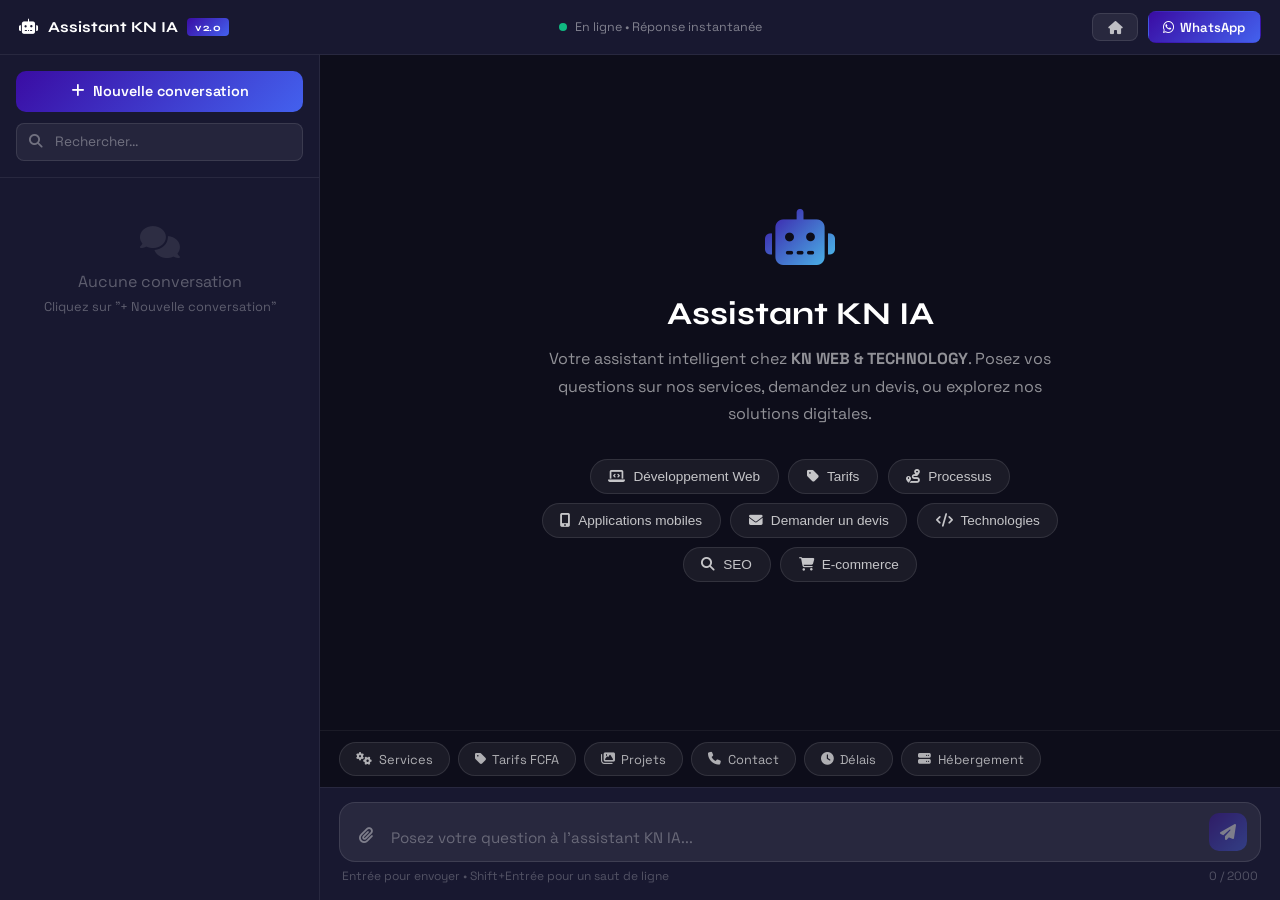
<file: assistant.html>
<!DOCTYPE html>
<html lang="fr">
<head>
  <meta charset="UTF-8">
  <meta name="viewport" content="width=device-width, initial-scale=1.0">
  <title>Assistant KN IA — KN WEB & TECHNOLOGY</title>
  <link rel="stylesheet" href="https://cdnjs.cloudflare.com/ajax/libs/font-awesome/6.4.0/css/all.min.css">
  <style>
    @import url('https://fonts.googleapis.com/css2?family=Space+Grotesk:wght@300;400;500;600;700&family=Syne:wght@700;800&display=swap');

    :root {
      --primary: #3a0ca3;
      --secondary: #4361ee;
      --accent: #f72585;
      --accent2: #4cc9f0;
      --dark: #0d0d1a;
      --dark2: #181830;
      --light: #f4f4fa;
      --gray: #6c757d;
      --gray-light: #e8e8f0;
      --success: #10b981;
      --sidebar-w: 320px;
    }

    *, *::before, *::after { margin: 0; padding: 0; box-sizing: border-box; }
    html, body { height: 100%; overflow: hidden; }
    body {
      font-family: 'Space Grotesk', sans-serif;
      background: var(--dark);
      color: #fff;
      display: flex;
      flex-direction: column;
    }

    /* ── Top Bar ── */
    .top-bar {
      display: flex;
      align-items: center;
      justify-content: space-between;
      padding: .7rem 1.2rem;
      background: var(--dark2);
      border-bottom: 1px solid rgba(255,255,255,.07);
      flex-shrink: 0;
      gap: .8rem;
    }
    .top-bar-logo {
      display: flex; align-items: center; gap: .6rem;
      text-decoration: none; color: #fff;
      font-family: 'Syne', sans-serif;
      font-size: .95rem;
      font-weight: 700;
      white-space: nowrap;
    }
    .top-bar-logo .ai-badge {
      background: linear-gradient(135deg, var(--primary), var(--secondary));
      color: #fff;
      font-size: .65rem;
      font-weight: 700;
      padding: .15rem .5rem;
      border-radius: 4px;
      letter-spacing: .05em;
    }
    .online-dot { width: 8px; height: 8px; background: var(--success); border-radius: 50%; animation: pulse 2s infinite; }
    @keyframes pulse { 0%,100%{opacity:1;} 50%{opacity:.4;} }
    .top-bar-actions { display: flex; align-items: center; gap: .6rem; }
    .top-btn {
      background: rgba(255,255,255,.07);
      border: 1px solid rgba(255,255,255,.1);
      color: rgba(255,255,255,.7);
      padding: .4rem .9rem;
      border-radius: 8px;
      font-family: 'Space Grotesk', sans-serif;
      font-size: .82rem;
      font-weight: 600;
      cursor: pointer;
      display: flex; align-items: center; gap: .4rem;
      text-decoration: none;
      transition: all .25s;
    }
    .top-btn:hover { background: rgba(255,255,255,.12); color: #fff; }
    .top-btn.primary { background: linear-gradient(135deg, var(--primary), var(--secondary)); color: #fff; border-color: transparent; }
    .sidebar-toggle { display: none; }

    /* ── Main layout ── */
    .app-body { flex: 1; display: flex; overflow: hidden; }

    /* ── Sidebar ── */
    .sidebar {
      width: var(--sidebar-w);
      background: var(--dark2);
      border-right: 1px solid rgba(255,255,255,.07);
      display: flex; flex-direction: column;
      flex-shrink: 0;
      transition: transform .35s ease;
    }
    .sidebar-head {
      padding: 1rem;
      border-bottom: 1px solid rgba(255,255,255,.07);
      display: flex; flex-direction: column; gap: .7rem;
    }
    .new-chat-btn {
      display: flex; align-items: center; justify-content: center; gap: .5rem;
      padding: .7rem;
      background: linear-gradient(135deg, var(--primary), var(--secondary));
      color: #fff;
      border: none; border-radius: 10px;
      font-family: 'Space Grotesk', sans-serif;
      font-size: .9rem; font-weight: 600;
      cursor: pointer;
      transition: opacity .25s;
      width: 100%;
    }
    .new-chat-btn:hover { opacity: .9; }
    .search-box {
      position: relative;
    }
    .search-box input {
      width: 100%;
      padding: .6rem 1rem .6rem 2.4rem;
      background: rgba(255,255,255,.06);
      border: 1px solid rgba(255,255,255,.1);
      border-radius: 8px;
      color: rgba(255,255,255,.8);
      font-family: 'Space Grotesk', sans-serif;
      font-size: .85rem;
    }
    .search-box input::placeholder { color: rgba(255,255,255,.35); }
    .search-box input:focus { outline: none; border-color: var(--secondary); }
    .search-box i { position: absolute; left: .8rem; top: 50%; transform: translateY(-50%); color: rgba(255,255,255,.35); font-size: .85rem; }

    .conversations { flex: 1; overflow-y: auto; padding: .5rem; }
    .conversations::-webkit-scrollbar { width: 4px; }
    .conversations::-webkit-scrollbar-thumb { background: rgba(255,255,255,.1); border-radius: 4px; }
    .conv-item {
      padding: .75rem .9rem;
      border-radius: 10px;
      cursor: pointer;
      display: flex; align-items: flex-start; gap: .7rem;
      transition: background .2s;
      margin-bottom: .3rem;
    }
    .conv-item:hover { background: rgba(255,255,255,.06); }
    .conv-item.active { background: rgba(67,97,238,.2); border: 1px solid rgba(67,97,238,.3); }
    .conv-icon {
      width: 34px; height: 34px; border-radius: 8px;
      background: linear-gradient(135deg, var(--primary), var(--accent2));
      display: flex; align-items: center; justify-content: center;
      font-size: .9rem; flex-shrink: 0;
    }
    .conv-info { flex: 1; min-width: 0; }
    .conv-name { font-size: .88rem; font-weight: 600; white-space: nowrap; overflow: hidden; text-overflow: ellipsis; color: rgba(255,255,255,.9); }
    .conv-preview { font-size: .78rem; color: rgba(255,255,255,.45); white-space: nowrap; overflow: hidden; text-overflow: ellipsis; margin-top: .2rem; }
    .conv-time { font-size: .72rem; color: rgba(255,255,255,.3); flex-shrink: 0; }
    .empty-convs { padding: 2.5rem 1rem; text-align: center; color: rgba(255,255,255,.3); }
    .empty-convs i { font-size: 2rem; display: block; margin-bottom: .8rem; opacity: .3; }

    /* ── Chat Area ── */
    .chat-area {
      flex: 1;
      display: flex; flex-direction: column;
      background: var(--dark);
      min-width: 0;
    }

    /* ── Messages ── */
    .messages-wrap { flex: 1; overflow-y: auto; padding: 1.5rem; display: flex; flex-direction: column; gap: 1.2rem; }
    .messages-wrap::-webkit-scrollbar { width: 5px; }
    .messages-wrap::-webkit-scrollbar-thumb { background: rgba(255,255,255,.1); border-radius: 4px; }

    /* Welcome */
    .welcome-screen {
      flex: 1;
      display: flex; flex-direction: column;
      align-items: center; justify-content: center;
      padding: 2rem; text-align: center;
    }
    .welcome-icon { font-size: 3.5rem; margin-bottom: 1.2rem; background: linear-gradient(135deg, var(--primary), var(--accent2)); -webkit-background-clip: text; -webkit-text-fill-color: transparent; }
    .welcome-title { font-family: 'Syne', sans-serif; font-size: 2rem; margin-bottom: .8rem; }
    .welcome-subtitle { color: rgba(255,255,255,.55); font-size: 1rem; max-width: 520px; line-height: 1.7; margin-bottom: 2rem; }
    .welcome-chips { display: flex; flex-wrap: wrap; justify-content: center; gap: .6rem; max-width: 600px; }
    .welcome-chip {
      background: rgba(255,255,255,.06);
      border: 1px solid rgba(255,255,255,.1);
      color: rgba(255,255,255,.75);
      padding: .55rem 1.1rem;
      border-radius: 50px;
      font-size: .85rem;
      cursor: pointer;
      transition: all .25s;
      display: flex; align-items: center; gap: .5rem;
    }
    .welcome-chip:hover { background: rgba(67,97,238,.3); border-color: var(--secondary); color: #fff; }

    /* Messages */
    .message { display: flex; flex-direction: column; max-width: 75%; animation: msgIn .35s ease; }
    @keyframes msgIn { from{opacity:0;transform:translateY(10px);} to{opacity:1;transform:none;} }
    .message.user { align-self: flex-end; }
    .message.assistant { align-self: flex-start; }

    .msg-header { display: flex; align-items: center; gap: .5rem; margin-bottom: .4rem; font-size: .78rem; color: rgba(255,255,255,.4); }
    .msg-avatar { width: 24px; height: 24px; border-radius: 6px; display: flex; align-items: center; justify-content: center; font-size: .75rem; }
    .msg-avatar.assistant { background: linear-gradient(135deg, var(--primary), var(--accent2)); }
    .msg-avatar.user { background: linear-gradient(135deg, var(--accent), #b5179e); }

    .msg-bubble {
      padding: .9rem 1.1rem;
      border-radius: 14px;
      line-height: 1.6;
      font-size: .93rem;
      word-break: break-word;
    }
    .message.assistant .msg-bubble {
      background: rgba(255,255,255,.07);
      border: 1px solid rgba(255,255,255,.1);
      color: rgba(255,255,255,.9);
      border-bottom-left-radius: 4px;
    }
    .message.user .msg-bubble {
      background: linear-gradient(135deg, var(--primary), var(--secondary));
      color: #fff;
      border-bottom-right-radius: 4px;
    }
    .msg-bubble strong { color: #fff; }
    .msg-bubble ul, .msg-bubble ol { padding-left: 1.3rem; margin: .5rem 0; }
    .msg-bubble li { margin-bottom: .3rem; color: rgba(255,255,255,.8); }
    .msg-bubble code {
      background: rgba(255,255,255,.1);
      padding: .15rem .4rem;
      border-radius: 4px;
      font-family: 'Courier New', monospace;
      font-size: .85em;
    }

    .msg-actions { display: flex; gap: .7rem; margin-top: .4rem; }
    .msg-action-btn {
      background: none; border: none;
      color: rgba(255,255,255,.3);
      font-size: .75rem;
      cursor: pointer;
      display: flex; align-items: center; gap: .3rem;
      padding: .2rem .5rem;
      border-radius: 5px;
      transition: all .2s;
    }
    .msg-action-btn:hover { color: rgba(255,255,255,.7); background: rgba(255,255,255,.06); }

    /* Suggestions */
    .suggestions { display: flex; flex-wrap: wrap; gap: .5rem; margin-top: .7rem; }
    .suggestion-chip {
      background: rgba(255,255,255,.06);
      border: 1px solid rgba(255,255,255,.12);
      color: rgba(255,255,255,.7);
      padding: .35rem .8rem;
      border-radius: 50px;
      font-size: .8rem;
      cursor: pointer;
      transition: all .2s;
    }
    .suggestion-chip:hover { background: rgba(67,97,238,.3); border-color: var(--secondary); color: #fff; }

    /* Typing */
    .typing-msg { display: none; align-self: flex-start; }
    .typing-msg.show { display: flex; }
    .typing-bubble {
      background: rgba(255,255,255,.07);
      border: 1px solid rgba(255,255,255,.1);
      border-radius: 14px;
      border-bottom-left-radius: 4px;
      padding: .8rem 1.1rem;
      display: flex; align-items: center; gap: .4rem;
    }
    .typing-dot { width: 7px; height: 7px; border-radius: 50%; background: rgba(255,255,255,.4); animation: typeDot 1.4s infinite ease-in-out; }
    .typing-dot:nth-child(2) { animation-delay: .2s; }
    .typing-dot:nth-child(3) { animation-delay: .4s; }
    @keyframes typeDot { 0%,60%,100%{transform:translateY(0);} 30%{transform:translateY(-6px);background:var(--accent2);} }

    /* ── Quick Actions ── */
    .quick-actions {
      padding: .7rem 1.2rem;
      display: flex; gap: .5rem; overflow-x: auto;
      border-top: 1px solid rgba(255,255,255,.06);
      flex-shrink: 0;
    }
    .quick-actions::-webkit-scrollbar { height: 0; }
    .quick-btn {
      background: rgba(255,255,255,.06);
      border: 1px solid rgba(255,255,255,.1);
      color: rgba(255,255,255,.65);
      padding: .45rem 1rem;
      border-radius: 50px;
      font-family: 'Space Grotesk', sans-serif;
      font-size: .8rem;
      white-space: nowrap;
      cursor: pointer;
      display: flex; align-items: center; gap: .4rem;
      transition: all .2s;
      flex-shrink: 0;
    }
    .quick-btn:hover { background: rgba(67,97,238,.3); border-color: var(--secondary); color: #fff; }

    /* ── Input Area ── */
    .input-area {
      padding: .9rem 1.2rem 1rem;
      border-top: 1px solid rgba(255,255,255,.07);
      background: var(--dark2);
      flex-shrink: 0;
    }
    .input-wrap {
      display: flex; align-items: flex-end; gap: .7rem;
      background: rgba(255,255,255,.07);
      border: 1.5px solid rgba(255,255,255,.1);
      border-radius: 16px;
      padding: .6rem .8rem;
      transition: border-color .25s;
    }
    .input-wrap:focus-within { border-color: var(--secondary); }
    .input-attach {
      background: none; border: none;
      color: rgba(255,255,255,.4);
      font-size: 1rem;
      cursor: pointer;
      padding: .4rem;
      border-radius: 8px;
      transition: all .2s;
      flex-shrink: 0;
      align-self: flex-end;
    }
    .input-attach:hover { color: rgba(255,255,255,.75); background: rgba(255,255,255,.08); }
    #msgInput {
      flex: 1;
      background: none; border: none;
      color: rgba(255,255,255,.9);
      font-family: 'Space Grotesk', sans-serif;
      font-size: .95rem;
      resize: none;
      min-height: 24px;
      max-height: 140px;
      line-height: 1.5;
    }
    #msgInput:focus { outline: none; }
    #msgInput::placeholder { color: rgba(255,255,255,.3); }
    .send-btn {
      width: 38px; height: 38px;
      border-radius: 10px;
      background: linear-gradient(135deg, var(--primary), var(--secondary));
      border: none; color: #fff;
      font-size: 1rem;
      cursor: pointer;
      display: flex; align-items: center; justify-content: center;
      transition: opacity .25s, transform .25s;
      flex-shrink: 0;
      align-self: flex-end;
    }
    .send-btn:hover { opacity: .9; transform: scale(1.05); }
    .send-btn:disabled { opacity: .4; cursor: not-allowed; }
    .input-footer {
      display: flex; justify-content: space-between; align-items: center;
      padding: .4rem .2rem 0;
      font-size: .75rem;
      color: rgba(255,255,255,.25);
    }
    .char-count { font-size: .75rem; color: rgba(255,255,255,.25); }

    /* ── Overlay (mobile) ── */
    .overlay { display: none; position: fixed; inset: 0; background: rgba(0,0,0,.6); z-index: 90; }
    .overlay.active { display: block; }

    /* ── Responsive ── */
    @media (max-width: 768px) {
      :root { --sidebar-w: 280px; }
      .sidebar {
        position: fixed; top: 0; left: 0; bottom: 0; z-index: 100;
        transform: translateX(-100%);
      }
      .sidebar.open { transform: translateX(0); }
      .sidebar-toggle { display: flex; }
      .message { max-width: 88%; }
    }

    @media (max-width: 480px) {
      .top-bar-logo .ai-badge { display: none; }
      .messages-wrap { padding: 1rem; }
      .input-area { padding: .7rem .8rem .85rem; }
      .msg-bubble { font-size: .88rem; }
    }
  </style>
</head>
<body>

<!-- ── Top Bar ── -->
<div class="top-bar">
  <button class="top-btn sidebar-toggle" id="sidebarToggle"><i class="fas fa-bars"></i></button>
  <a href="index.html" class="top-bar-logo">
    <i class="fas fa-robot"></i>
    Assistant KN IA
    <span class="ai-badge">v2.0</span>
  </a>
  <div style="display:flex;align-items:center;gap:.5rem;flex:1;justify-content:center;">
    <div class="online-dot"></div>
    <span style="font-size:.78rem;color:rgba(255,255,255,.45);">En ligne • Réponse instantanée</span>
  </div>
  <div class="top-bar-actions">
    <a href="index.html" class="top-btn"><i class="fas fa-home"></i> <span style="display:none;"> Accueil</span></a>
    <a href="https://wa.me/237620819290" class="top-btn primary"><i class="fab fa-whatsapp"></i> WhatsApp</a>
  </div>
</div>

<div class="overlay" id="overlay"></div>

<div class="app-body">
  <!-- ── Sidebar ── -->
  <aside class="sidebar" id="sidebar">
    <div class="sidebar-head">
      <button class="new-chat-btn" id="newChatBtn">
        <i class="fas fa-plus"></i> Nouvelle conversation
      </button>
      <div class="search-box">
        <i class="fas fa-search"></i>
        <input type="text" id="searchConvs" placeholder="Rechercher...">
      </div>
    </div>
    <div class="conversations" id="convsList">
      <div class="empty-convs">
        <i class="fas fa-comments"></i>
        <p>Aucune conversation</p>
        <p style="font-size:.8rem;margin-top:.4rem;">Cliquez sur "+ Nouvelle conversation"</p>
      </div>
    </div>
  </aside>

  <!-- ── Chat ── -->
  <main class="chat-area">
    <div class="messages-wrap" id="messagesWrap">
      <!-- Welcome -->
      <div class="welcome-screen" id="welcomeScreen">
        <div class="welcome-icon"><i class="fas fa-robot"></i></div>
        <h1 class="welcome-title">Assistant KN IA</h1>
        <p class="welcome-subtitle">Votre assistant intelligent chez <strong>KN WEB & TECHNOLOGY</strong>. Posez vos questions sur nos services, demandez un devis, ou explorez nos solutions digitales.</p>
        <div class="welcome-chips">
          <button class="welcome-chip" data-prompt="Quels sont vos services de développement web ?"><i class="fas fa-laptop-code"></i> Développement Web</button>
          <button class="welcome-chip" data-prompt="Quels sont vos tarifs pour un site web ?"><i class="fas fa-tag"></i> Tarifs</button>
          <button class="welcome-chip" data-prompt="Comment fonctionne votre processus de travail ?"><i class="fas fa-route"></i> Processus</button>
          <button class="welcome-chip" data-prompt="Développez-vous des applications mobiles ?"><i class="fas fa-mobile-alt"></i> Applications mobiles</button>
          <button class="welcome-chip" data-prompt="Comment vous contacter pour un devis ?"><i class="fas fa-envelope"></i> Demander un devis</button>
          <button class="welcome-chip" data-prompt="Quelles technologies utilisez-vous ?"><i class="fas fa-code"></i> Technologies</button>
          <button class="welcome-chip" data-prompt="Proposez-vous le référencement SEO ?"><i class="fas fa-search"></i> SEO</button>
          <button class="welcome-chip" data-prompt="Proposez-vous des solutions e-commerce ?"><i class="fas fa-shopping-cart"></i> E-commerce</button>
        </div>
      </div>

      <!-- Typing indicator -->
      <div class="message assistant typing-msg" id="typingIndicator">
        <div class="msg-header">
          <div class="msg-avatar assistant"><i class="fas fa-robot"></i></div>
          <span>Assistant KN IA</span>
        </div>
        <div class="typing-bubble">
          <div class="typing-dot"></div>
          <div class="typing-dot"></div>
          <div class="typing-dot"></div>
        </div>
      </div>
    </div>

    <!-- Quick Actions -->
    <div class="quick-actions">
      <button class="quick-btn" data-prompt="Quels sont vos services ?"><i class="fas fa-cogs"></i> Services</button>
      <button class="quick-btn" data-prompt="Quels sont vos tarifs en FCFA ?"><i class="fas fa-tag"></i> Tarifs FCFA</button>
      <button class="quick-btn" data-prompt="Avez-vous des exemples de projets réalisés ?"><i class="fas fa-images"></i> Projets</button>
      <button class="quick-btn" data-prompt="Comment vous contacter ?"><i class="fas fa-phone"></i> Contact</button>
      <button class="quick-btn" data-prompt="Quels sont vos délais de livraison ?"><i class="fas fa-clock"></i> Délais</button>
      <button class="quick-btn" data-prompt="Proposez-vous de l'hébergement web ?"><i class="fas fa-server"></i> Hébergement</button>
    </div>

    <!-- Input -->
    <div class="input-area">
      <div class="input-wrap">
        <button class="input-attach" title="Joindre un fichier"><i class="fas fa-paperclip"></i></button>
        <textarea id="msgInput" placeholder="Posez votre question à l'assistant KN IA..." rows="1"></textarea>
        <button class="send-btn" id="sendBtn" title="Envoyer"><i class="fas fa-paper-plane"></i></button>
      </div>
      <div class="input-footer">
        <span>Entrée pour envoyer • Shift+Entrée pour un saut de ligne</span>
        <span class="char-count" id="charCount">0 / 2000</span>
      </div>
    </div>
  </main>
</div>

<script>
// ── Knowledge Base ──
const KB = {
  company: {
    name: "KN WEB & TECHNOLOGY",
    tagline: "Solutions digitales complètes pour votre entreprise",
    location: "Douala, Cameroun (Ancienne pharmacie de la République)",
    phone: "+237 620 81 92 90",
    email: "contact@knwebtechnology.com",
    whatsapp: "https://wa.me/237620819290",
    hours: "Lundi - Samedi : 24h/24 • Dimanche : 9h - 23h",
    social: { facebook: "https://www.facebook.com/share/19MHVy3v4m/", instagram: "https://www.instagram.com/kn_web_technology" }
  },
  services: {
    web: { name: "Développement Web", price: "À partir de 150 000 FCFA", delay: "4 à 12 semaines", desc: "Sites vitrines, apps web, CMS, API RESTful, PWA, SaaS. Technologies : React, Vue.js, Angular, Node.js, Laravel, PHP, Python.", features: ["Sites vitrines modernes", "Applications web complexes", "E-commerce", "CMS personnalisés", "API & backend"] },
    mobile: { name: "Applications Mobiles", price: "À partir de 500 000 FCFA", delay: "8 à 16 semaines", desc: "Apps iOS, Android, cross-platform (React Native, Flutter). Intégration Mobile Money, GPS, notifications push.", features: ["iOS natif (Swift)", "Android natif (Kotlin)", "React Native", "Flutter", "Intégration Mobile Money"] },
    ecommerce: { name: "E-commerce", price: "À partir de 250 000 FCFA", delay: "6 à 10 semaines", desc: "Boutiques en ligne Shopify, WooCommerce ou sur mesure. Paiement Mobile Money (MTN, Orange), gestion stocks.", features: ["WooCommerce & Shopify", "Solutions sur mesure", "Paiement Mobile Money", "Gestion des commandes", "Marketplaces multi-vendeurs"] },
    design: { name: "UI/UX Design", price: "À partir de 100 000 FCFA", delay: "2 à 4 semaines", desc: "Design centré utilisateur : wireframes, prototypes, design system, identité visuelle, tests utilisabilité.", features: ["Wireframes & maquettes", "Prototypes interactifs", "Design system", "Identité visuelle", "Tests utilisateurs"] },
    seo: { name: "Référencement SEO", price: "À partir de 50 000 FCFA/mois", delay: "Résultats en 3 à 6 mois", desc: "Audit technique, optimisation on-page, stratégie de contenu, netlinking, SEO local (Google My Business).", features: ["Audit SEO complet", "Optimisation on-page", "Stratégie mots-clés", "Netlinking", "Rapports mensuels"] },
    hosting: { name: "Hébergement & Domaines", price: "À partir de 15 000 FCFA/mois", delay: "Mise en ligne en 24h", desc: "Hébergement mutualisé, VPS, SSL gratuit, sauvegardes quotidiennes, CDN, migration de sites.", features: ["Hébergement mutualisé & VPS", "SSL gratuit", "Sauvegardes quotidiennes", "Migration incluse", "Support technique"] },
    maintenance: { name: "Maintenance & Support", price: "Inclus dans nos forfaits", delay: "Support 24/7", desc: "Surveillance uptime, mises à jour sécurité, corrections bugs, rapports d'activité, support WhatsApp/email/téléphone.", features: ["Surveillance 24/7", "Mises à jour sécurité", "Corrections illimitées (Enterprise)", "Rapports mensuels", "Support multicanal"] },
    digital: { name: "Transformation Digitale", price: "Sur devis personnalisé", delay: "Selon périmètre", desc: "Audit digital, stratégie de transformation, digitalisation des processus, formation des équipes, intégration CRM/ERP.", features: ["Audit digital complet", "Stratégie adaptée", "Digitalisation processus", "Formation équipes", "Accompagnement continu"] }
  },
  pricing: {
    starter: { name: "Starter", monthly: 65000, yearly: 622000, features: ["5h de développement/mois", "Support email", "1 correction mineure", "Mises à jour basiques"] },
    pro: { name: "Pro", monthly: 196000, yearly: 1880000, features: ["20h de développement/mois", "Support prioritaire", "3 corrections/mois", "Maintenance basique", "Nouvelles fonctionnalités"] },
    enterprise: { name: "Enterprise", monthly: 392000, yearly: 3760000, features: ["50h de développement/mois", "Support dédié 24/7", "Corrections illimitées", "Maintenance complète", "Consulting stratégique"] }
  },
  process: ["1. Analyse des besoins (gratuite)", "2. Proposition & devis (sous 48h)", "3. Conception & maquettes", "4. Développement itératif", "5. Tests & validation", "6. Livraison & formation"],
  technologies: { frontend: ["React", "Vue.js", "Angular", "Next.js", "TypeScript"], backend: ["Node.js", "Laravel", "Python/Django", "PHP", "GraphQL"], mobile: ["React Native", "Flutter", "Swift", "Kotlin"], database: ["MySQL", "PostgreSQL", "MongoDB", "Redis", "Firebase"], cms: ["WordPress", "Shopify", "WooCommerce", "Strapi"], cloud: ["AWS", "Google Cloud", "Docker", "Vercel", "Nginx"] },
  projects: ["Boutique FashionStyle (E-commerce React/Node.js — +40% CA)", "Site vitrine HomeDeco (Corporate HTML/CSS/PHP — +200% trafic)", "App DeliveryFast (React Native — 4.8/5 App Store)", "Portfolio Artistique (WordPress — 200+ œuvres)", "Plateforme Artisanale (Vue.js/Laravel — 120 artisans)", "Blog Culturel (WordPress — 500+ articles)"],
  faq: {
    "paiement": "Paiement en 3 fois : 40% à la signature, 30% à mi-projet, 30% à la livraison. Paiement par Mobile Money (MTN, Orange), virement ou cash.",
    "garantie": "3 mois de support gratuit après livraison. Nos forfaits de maintenance assurent la continuité.",
    "propriété": "Vous êtes propriétaire à 100% du code et des contenus livrés.",
    "révisions": "Starter : 1 correction. Pro : 3 corrections/mois. Enterprise : illimité.",
    "remoteLocal": "Nous travaillons avec des clients à Douala, Yaoundé et partout au Cameroun, mais aussi à l'international."
  }
};

// ── State ──
let conversations = JSON.parse(localStorage.getItem('kn_ai_convs') || '[]');
let currentConvId = null;
let convCounter = parseInt(localStorage.getItem('kn_ai_counter') || '0');
let isTyping = false;

// ── DOM ──
const messagesWrap = document.getElementById('messagesWrap');
const welcomeScreen = document.getElementById('welcomeScreen');
const typingIndicator = document.getElementById('typingIndicator');
const msgInput = document.getElementById('msgInput');
const sendBtn = document.getElementById('sendBtn');
const convsList = document.getElementById('convsList');
const charCount = document.getElementById('charCount');

// ── Init ──
renderConversations();

// ── Sidebar toggle ──
const sidebar = document.getElementById('sidebar');
const overlay = document.getElementById('overlay');
document.getElementById('sidebarToggle').addEventListener('click', () => {
  sidebar.classList.toggle('open');
  overlay.classList.toggle('active');
});
overlay.addEventListener('click', () => {
  sidebar.classList.remove('open');
  overlay.classList.remove('active');
});

// ── New chat ──
document.getElementById('newChatBtn').addEventListener('click', createNewConversation);

// ── Quick buttons & welcome chips ──
document.querySelectorAll('.quick-btn, .welcome-chip').forEach(btn => {
  btn.addEventListener('click', function() {
    const prompt = this.dataset.prompt;
    if (!currentConvId) createNewConversation();
    setTimeout(() => { msgInput.value = prompt; sendMessage(); }, 50);
  });
});

// ── Input events ──
msgInput.addEventListener('input', function() {
  this.style.height = 'auto';
  this.style.height = Math.min(this.scrollHeight, 140) + 'px';
  charCount.textContent = `${this.value.length} / 2000`;
  sendBtn.disabled = this.value.trim().length === 0;
});
msgInput.addEventListener('keydown', function(e) {
  if (e.key === 'Enter' && !e.shiftKey) { e.preventDefault(); sendMessage(); }
});
sendBtn.addEventListener('click', sendMessage);
sendBtn.disabled = true;

// Search
document.getElementById('searchConvs').addEventListener('input', function() {
  const q = this.value.toLowerCase();
  document.querySelectorAll('.conv-item').forEach(item => {
    const text = item.textContent.toLowerCase();
    item.style.display = text.includes(q) ? '' : 'none';
  });
});

// ── Create conversation ──
function createNewConversation() {
  convCounter++;
  const id = `conv_${convCounter}`;
  conversations.unshift({ id, name: `Conversation ${convCounter}`, preview: 'Nouvelle conversation', messages: [], time: new Date().toISOString() });
  currentConvId = id;
  saveConversations();
  renderConversations();
  welcomeScreen.style.display = 'none';
  // Clear messages except typing
  while (messagesWrap.firstChild && messagesWrap.firstChild !== typingIndicator) {
    messagesWrap.removeChild(messagesWrap.firstChild);
  }
  // Greet
  setTimeout(() => {
    addBotMessage(
      "👋 **Bonjour !** Je suis l'assistant IA de **KN WEB & TECHNOLOGY**.\n\nJe suis là pour répondre à toutes vos questions sur :\n• 💻 Nos services de développement web & mobile\n• 💰 Nos tarifs en FCFA\n• 🗓️ Nos délais de livraison\n• 📞 Comment nous contacter\n\nComment puis-je vous aider aujourd'hui ?",
      ["Voir vos services", "Demander un devis", "Voir vos projets", "Vos tarifs en FCFA"]
    );
  }, 400);
}

// ── Switch conversation ──
function switchConversation(id) {
  currentConvId = id;
  const conv = conversations.find(c => c.id === id);
  if (!conv) return;
  renderConversations();
  welcomeScreen.style.display = 'none';
  // Clear and render messages
  while (messagesWrap.firstChild && messagesWrap.firstChild !== typingIndicator) {
    messagesWrap.removeChild(messagesWrap.firstChild);
  }
  conv.messages.forEach(m => renderMessage(m));
  scrollBottom();
  sidebar.classList.remove('open');
  overlay.classList.remove('active');
}

// ── Send message ──
function sendMessage() {
  const text = msgInput.value.trim();
  if (!text || isTyping) return;
  if (!currentConvId) createNewConversation();

  const msg = { id: Date.now(), role: 'user', text, time: new Date() };
  getConv().messages.push(msg);
  getConv().preview = text.slice(0, 60) + (text.length > 60 ? '...' : '');
  saveConversations();
  renderConversations();
  renderMessage(msg);

  msgInput.value = '';
  msgInput.style.height = 'auto';
  charCount.textContent = '0 / 2000';
  sendBtn.disabled = true;
  scrollBottom();

  // Show typing
  isTyping = true;
  typingIndicator.classList.add('show');
  scrollBottom();

  const delay = 600 + Math.random() * 1200;
  setTimeout(() => {
    typingIndicator.classList.remove('show');
    const reply = generateReply(text);
    const botMsg = { id: Date.now(), role: 'assistant', text: reply.text, suggestions: reply.suggestions, time: new Date() };
    getConv().messages.push(botMsg);
    getConv().preview = reply.text.slice(0, 60).replace(/\*\*/g, '') + '...';
    saveConversations();
    renderConversations();
    renderMessage(botMsg);
    scrollBottom();
    isTyping = false;
  }, delay);
}

// ── Generate reply ──
function generateReply(msg) {
  const m = msg.toLowerCase();
  
  // Greetings
  if (/bonjour|salut|hello|bonsoir|coucou|hi /.test(m)) {
    return { text: "👋 **Bonjour !** Ravi de vous accueillir chez **KN WEB & TECHNOLOGY**.\n\nJe suis votre assistant IA, disponible 24h/24 pour répondre à toutes vos questions sur nos services digitaux au Cameroun.\n\nComment puis-je vous aider ?", suggestions: ["Nos services", "Nos tarifs", "Nous contacter"] };
  }

  // Services général
  if (/service|offre|que faites|que propose|quoi fais/.test(m)) {
    const svcs = Object.values(KB.services).map(s => `• **${s.name}** — ${s.price}`).join('\n');
    return { text: `🚀 **Nos services principaux :**\n\n${svcs}\n\n*Chaque projet est personnalisé selon vos besoins. Souhaitez-vous en savoir plus sur un service en particulier ?*`, suggestions: ["Développement web", "Applications mobiles", "E-commerce", "SEO"] };
  }

  // Développement web
  if (/web|site|vitrine|application web|wordpress|react|landing/.test(m)) {
    const s = KB.services.web;
    return { text: `💻 **${s.name}**\n\n${s.desc}\n\n**Ce que nous créons :**\n${s.features.map(f => `• ${f}`).join('\n')}\n\n💰 **Tarif :** ${s.price}\n⏱️ **Délai :** ${s.delay}`, suggestions: ["Demander un devis", "Voir nos projets web", "Technologies utilisées"] };
  }

  // Mobile
  if (/mobile|android|ios|flutter|react native|application mobile/.test(m)) {
    const s = KB.services.mobile;
    return { text: `📱 **${s.name}**\n\n${s.desc}\n\n**Nos compétences :**\n${s.features.map(f => `• ${f}`).join('\n')}\n\n💰 **Tarif :** ${s.price}\n⏱️ **Délai :** ${s.delay}`, suggestions: ["Devis application mobile", "Fonctionnalités mobiles", "Délais de livraison"] };
  }

  // E-commerce
  if (/ecommerce|boutique|shop|vente en ligne|woocommerce|shopify|marketplace/.test(m)) {
    const s = KB.services.ecommerce;
    return { text: `🛒 **${s.name}**\n\n${s.desc}\n\n**Ce que nous proposons :**\n${s.features.map(f => `• ${f}`).join('\n')}\n\n💰 **Tarif :** ${s.price}\n⏱️ **Délai :** ${s.delay}\n\n*Nous intégrons MTN Mobile Money et Orange Money nativement.*`, suggestions: ["Devis e-commerce", "Voir FashionStyle", "Intégration Mobile Money"] };
  }

  // SEO
  if (/seo|référencement|google|visibilité|classement|mots.clé/.test(m)) {
    const s = KB.services.seo;
    return { text: `🔍 **${s.name}**\n\n${s.desc}\n\n**Notre approche :**\n${s.features.map(f => `• ${f}`).join('\n')}\n\n💰 **Tarif :** ${s.price}\n📈 **Résultats :** ${s.delay}`, suggestions: ["Audit SEO gratuit", "Tarifs SEO", "Nous contacter"] };
  }

  // Design
  if (/design|ui|ux|maquette|logo|identité|charte|interface/.test(m)) {
    const s = KB.services.design;
    return { text: `🎨 **${s.name}**\n\n${s.desc}\n\n**Nos services design :**\n${s.features.map(f => `• ${f}`).join('\n')}\n\n💰 **Tarif :** ${s.price}\n⏱️ **Délai :** ${s.delay}`, suggestions: ["Devis design", "Voir nos réalisations", "Nous contacter"] };
  }

  // Hébergement
  if (/hébergement|hosting|domaine|ssl|serveur|vps|cloud/.test(m)) {
    const s = KB.services.hosting;
    return { text: `🖥️ **${s.name}**\n\n${s.desc}\n\n**Ce qui est inclus :**\n${s.features.map(f => `• ${f}`).join('\n')}\n\n💰 **Tarif :** ${s.price}\n⚡ **Activation :** ${s.delay}`, suggestions: ["Tarifs hébergement", "Migrer mon site", "Nous contacter"] };
  }

  // Tarifs / Prix
  if (/tarif|prix|coût|budget|combien|devis|forfait|FCFA/.test(m)) {
    const p = KB.pricing;
    return {
      text: `💰 **Nos Forfaits de Maintenance (en FCFA)**\n\n**🔹 Starter** : ${p.starter.monthly.toLocaleString('fr-FR')} FCFA/mois\n${p.starter.features.map(f => `  • ${f}`).join('\n')}\n\n**🔷 Pro** (Populaire) : ${p.pro.monthly.toLocaleString('fr-FR')} FCFA/mois\n${p.pro.features.map(f => `  • ${f}`).join('\n')}\n\n**⭐ Enterprise** : ${p.enterprise.monthly.toLocaleString('fr-FR')} FCFA/mois\n${p.enterprise.features.map(f => `  • ${f}`).join('\n')}\n\n*Remise de 15-20% en facturation annuelle. Paiement par Mobile Money accepté.*`,
      suggestions: ["Créer un site web", "Forfait annuel", "Paiement Mobile Money"]
    };
  }

  // Délais
  if (/délai|temps|quand|livraison|durée|deadline|semaine/.test(m)) {
    return {
      text: `⏱️ **Nos Délais de Livraison**\n\n• **Site vitrine** : 4 à 6 semaines\n• **E-commerce** : 6 à 10 semaines\n• **Application web** : 8 à 14 semaines\n• **Application mobile** : 10 à 16 semaines\n• **Design UI/UX** : 2 à 4 semaines\n• **SEO** : Résultats en 3 à 6 mois\n\n⚡ *Options express disponibles selon disponibilité de notre équipe. Contactez-nous pour en discuter.*`,
      suggestions: ["Devis urgent", "Processus de travail", "Nous contacter"]
    };
  }

  // Processus
  if (/processus|comment.*fonctionne|étape|méthodologie|travail/.test(m)) {
    return {
      text: `📋 **Notre Processus de Travail**\n\n${KB.process.map(p => `${p}`).join('\n')}\n\n*À chaque étape, vous validez avant que nous passions à la suivante. Transparence totale garantie.*`,
      suggestions: ["Démarrer un projet", "Tarifs", "Délais"]
    };
  }

  // Technologies
  if (/technologie|stack|framework|langage|outil|react|vue|php|python/.test(m)) {
    const t = KB.technologies;
    return {
      text: `🛠️ **Notre Stack Technologique**\n\n**Frontend :** ${t.frontend.join(', ')}\n**Backend :** ${t.backend.join(', ')}\n**Mobile :** ${t.mobile.join(', ')}\n**Bases de données :** ${t.database.join(', ')}\n**CMS :** ${t.cms.join(', ')}\n**Cloud & DevOps :** ${t.cloud.join(', ')}\n\n*Nous choisissons toujours la technologie la plus adaptée à chaque projet, pas nécessairement la plus à la mode.*`,
      suggestions: ["Projet sur mesure", "Développement web", "Applications mobiles"]
    };
  }

  // Projets / portfolio
  if (/projet|réalisation|portfolio|exemple|client/.test(m)) {
    return {
      text: `📂 **Nos Réalisations**\n\n${KB.projects.map(p => `• ${p}`).join('\n')}\n\n*Plus de 50 projets livrés avec un taux de satisfaction client de 98%.*`,
      suggestions: ["Voir les projets sur le site", "Projet similaire", "Demander un devis"]
    };
  }

  // Contact
  if (/contact|appel|téléphone|email|adresse|joindre|whatsapp/.test(m)) {
    const c = KB.company;
    return {
      text: `📞 **Contactez-Nous**\n\n📍 **Adresse :** ${c.location}\n📱 **Téléphone :** ${c.phone}\n💬 **WhatsApp :** ${c.phone}\n📧 **Email :** ${c.email}\n\n🕐 **Horaires :** ${c.hours}\n\n*La manière la plus rapide de nous joindre est par WhatsApp !*`,
      suggestions: ["Ouvrir WhatsApp", "Envoyer un email", "Voir les forfaits"]
    };
  }

  // Mobile Money
  if (/mobile money|mtn|orange money|paiement|règlement/.test(m)) {
    return {
      text: `💳 **Paiement & Mobile Money**\n\nNous acceptons :\n• **MTN Mobile Money** 📱\n• **Orange Money** 🟠\n• **Virement bancaire**\n• **Cash (à Douala)**\n\n**Pour nos clients :** Paiement en 3 fois (40% - 30% - 30%)\n**Pour les forfaits :** Prélèvement mensuel ou annuel (avec remise)\n\n*Nous intégrons également MTN Mobile Money et Orange Money dans vos boutiques en ligne.*`,
      suggestions: ["Voir les forfaits", "Démarrer un projet", "Nous contacter"]
    };
  }

  // Digital / transformation
  if (/digital|transformation|numérisation|process intern|digitaliser/.test(m)) {
    const s = KB.services.digital;
    return {
      text: `🚀 **${s.name}**\n\n${s.desc}\n\n**Notre accompagnement :**\n${s.features.map(f => `• ${f}`).join('\n')}\n\n*Nous avons accompagné des entreprises de tous secteurs (commerce, santé, logistique, éducation...) dans leur transformation digitale.*`,
      suggestions: ["Audit digital gratuit", "Nous contacter", "Voir nos services"]
    };
  }

  // Maintenance
  if (/maintenance|support|bug|panne|mise à jour|mise a jour/.test(m)) {
    const s = KB.services.maintenance;
    return {
      text: `🔧 **${s.name}**\n\n${s.desc}\n\n**Inclus dans la maintenance :**\n${s.features.map(f => `• ${f}`).join('\n')}\n\n💰 **Tarif :** ${s.price}`,
      suggestions: ["Voir les forfaits", "Contacter le support", "Signaler un problème"]
    };
  }

  // Remerciements
  if (/merci|super|parfait|excellent|génial|nickel|good|thanks/.test(m)) {
    return { text: "😊 Avec plaisir ! N'hésitez pas si vous avez d'autres questions. Notre équipe est là pour vous accompagner dans votre projet digital.\n\nVous pouvez aussi nous contacter directement sur WhatsApp au **+237 620 81 92 90**.", suggestions: ["Démarrer un projet", "Demander un devis", "Nous contacter"] };
  }

  // Au revoir
  if (/au revoir|bye|bonne journée|bonne nuit|à bientôt/.test(m)) {
    return { text: "👋 Au revoir et à bientôt ! N'hésitez pas à revenir si vous avez des questions. Toute l'équipe KN WEB & TECHNOLOGY vous souhaite une excellente journée ! 🚀", suggestions: [] };
  }

  // Default
  const defaults = [
    { text: "Je comprends votre question. Pour vous donner une réponse précise, pourriez-vous me donner plus de détails sur votre projet ?\n\nEn attendant, voici comment nous contacter rapidement :\n📱 **WhatsApp :** +237 620 81 92 90\n📧 **Email :** contact@knwebtechnology.com", suggestions: ["Nos services", "Nos tarifs", "Nous contacter"] },
    { text: "Bonne question ! Chez **KN WEB & TECHNOLOGY**, nous avons une expérience de 3 ans dans le développement web et mobile au Cameroun.\n\nVous souhaitez en savoir plus sur un aspect particulier de nos services ?", suggestions: ["Développement web", "Applications mobiles", "E-commerce", "Tarifs"] },
    { text: "Je ne suis pas sûr de bien cerner votre demande. Voici ce que je sais faire :\n• Renseigner sur nos **services et tarifs**\n• Expliquer notre **processus de travail**\n• Partager des **exemples de projets**\n• Vous orienter pour **prendre contact**\n\nQue souhaitez-vous savoir ?", suggestions: ["Services", "Tarifs FCFA", "Contact"] }
  ];
  return defaults[Math.floor(Math.random() * defaults.length)];
}

// ── Render message ──
function renderMessage(msg) {
  const div = document.createElement('div');
  div.className = `message ${msg.role}`;

  const isBot = msg.role === 'assistant';
  const time = new Date(msg.time).toLocaleTimeString([], {hour:'2-digit', minute:'2-digit'});
  
  // Format text
  let html = msg.text
    .replace(/\*\*(.*?)\*\*/g, '<strong>$1</strong>')
    .replace(/\n/g, '<br>');

  let suggestionsHTML = '';
  if (msg.suggestions && msg.suggestions.length) {
    suggestionsHTML = `<div class="suggestions">${msg.suggestions.map(s => `<button class="suggestion-chip" data-s="${s}">${s}</button>`).join('')}</div>`;
  }

  div.innerHTML = `
    <div class="msg-header">
      <div class="msg-avatar ${msg.role}">${isBot ? '<i class="fas fa-robot"></i>' : '<i class="fas fa-user"></i>'}</div>
      <span>${isBot ? 'Assistant KN IA' : 'Vous'}</span>
      <span style="margin-left:.3rem">${time}</span>
    </div>
    <div class="msg-bubble">${html}</div>
    ${isBot ? `
    <div class="msg-actions">
      <button class="msg-action-btn copy-btn"><i class="fas fa-copy"></i> Copier</button>
      <button class="msg-action-btn"><i class="fas fa-thumbs-up"></i> Utile</button>
    </div>` : ''}
    ${suggestionsHTML}
  `;

  // Events
  div.querySelectorAll('.suggestion-chip').forEach(chip => {
    chip.addEventListener('click', function() {
      msgInput.value = this.dataset.s;
      sendMessage();
    });
  });
  div.querySelector('.copy-btn')?.addEventListener('click', function() {
    navigator.clipboard.writeText(msg.text.replace(/\*\*/g, ''));
    this.innerHTML = '<i class="fas fa-check"></i> Copié !';
    setTimeout(() => this.innerHTML = '<i class="fas fa-copy"></i> Copier', 2000);
  });

  messagesWrap.insertBefore(div, typingIndicator);
}

// ── Render conversations ──
function renderConversations() {
  if (!conversations.length) {
    convsList.innerHTML = '<div class="empty-convs"><i class="fas fa-comments"></i><p>Aucune conversation</p><p style="font-size:.8rem;margin-top:.4rem;">Cliquez sur "+ Nouvelle conversation"</p></div>';
    return;
  }
  convsList.innerHTML = conversations.map(c => `
    <div class="conv-item ${c.id === currentConvId ? 'active' : ''}" data-id="${c.id}">
      <div class="conv-icon"><i class="fas fa-comment-dots"></i></div>
      <div class="conv-info">
        <div class="conv-name">${c.name}</div>
        <div class="conv-preview">${c.preview || 'Nouvelle conversation'}</div>
      </div>
      <span class="conv-time">${new Date(c.time).toLocaleTimeString([],{hour:'2-digit',minute:'2-digit'})}</span>
    </div>
  `).join('');

  convsList.querySelectorAll('.conv-item').forEach(item => {
    item.addEventListener('click', () => switchConversation(item.dataset.id));
  });
}

// ── Helpers ──
function addBotMessage(text, suggestions = []) {
  const msg = { id: Date.now(), role: 'assistant', text, suggestions, time: new Date() };
  getConv().messages.push(msg);
  saveConversations();
  renderMessage(msg);
  scrollBottom();
}
function getConv() { return conversations.find(c => c.id === currentConvId); }
function saveConversations() { localStorage.setItem('kn_ai_convs', JSON.stringify(conversations)); localStorage.setItem('kn_ai_counter', convCounter); }
function scrollBottom() { setTimeout(() => { messagesWrap.scrollTop = messagesWrap.scrollHeight; }, 50); }
</script>
</body>
</html>
</file>
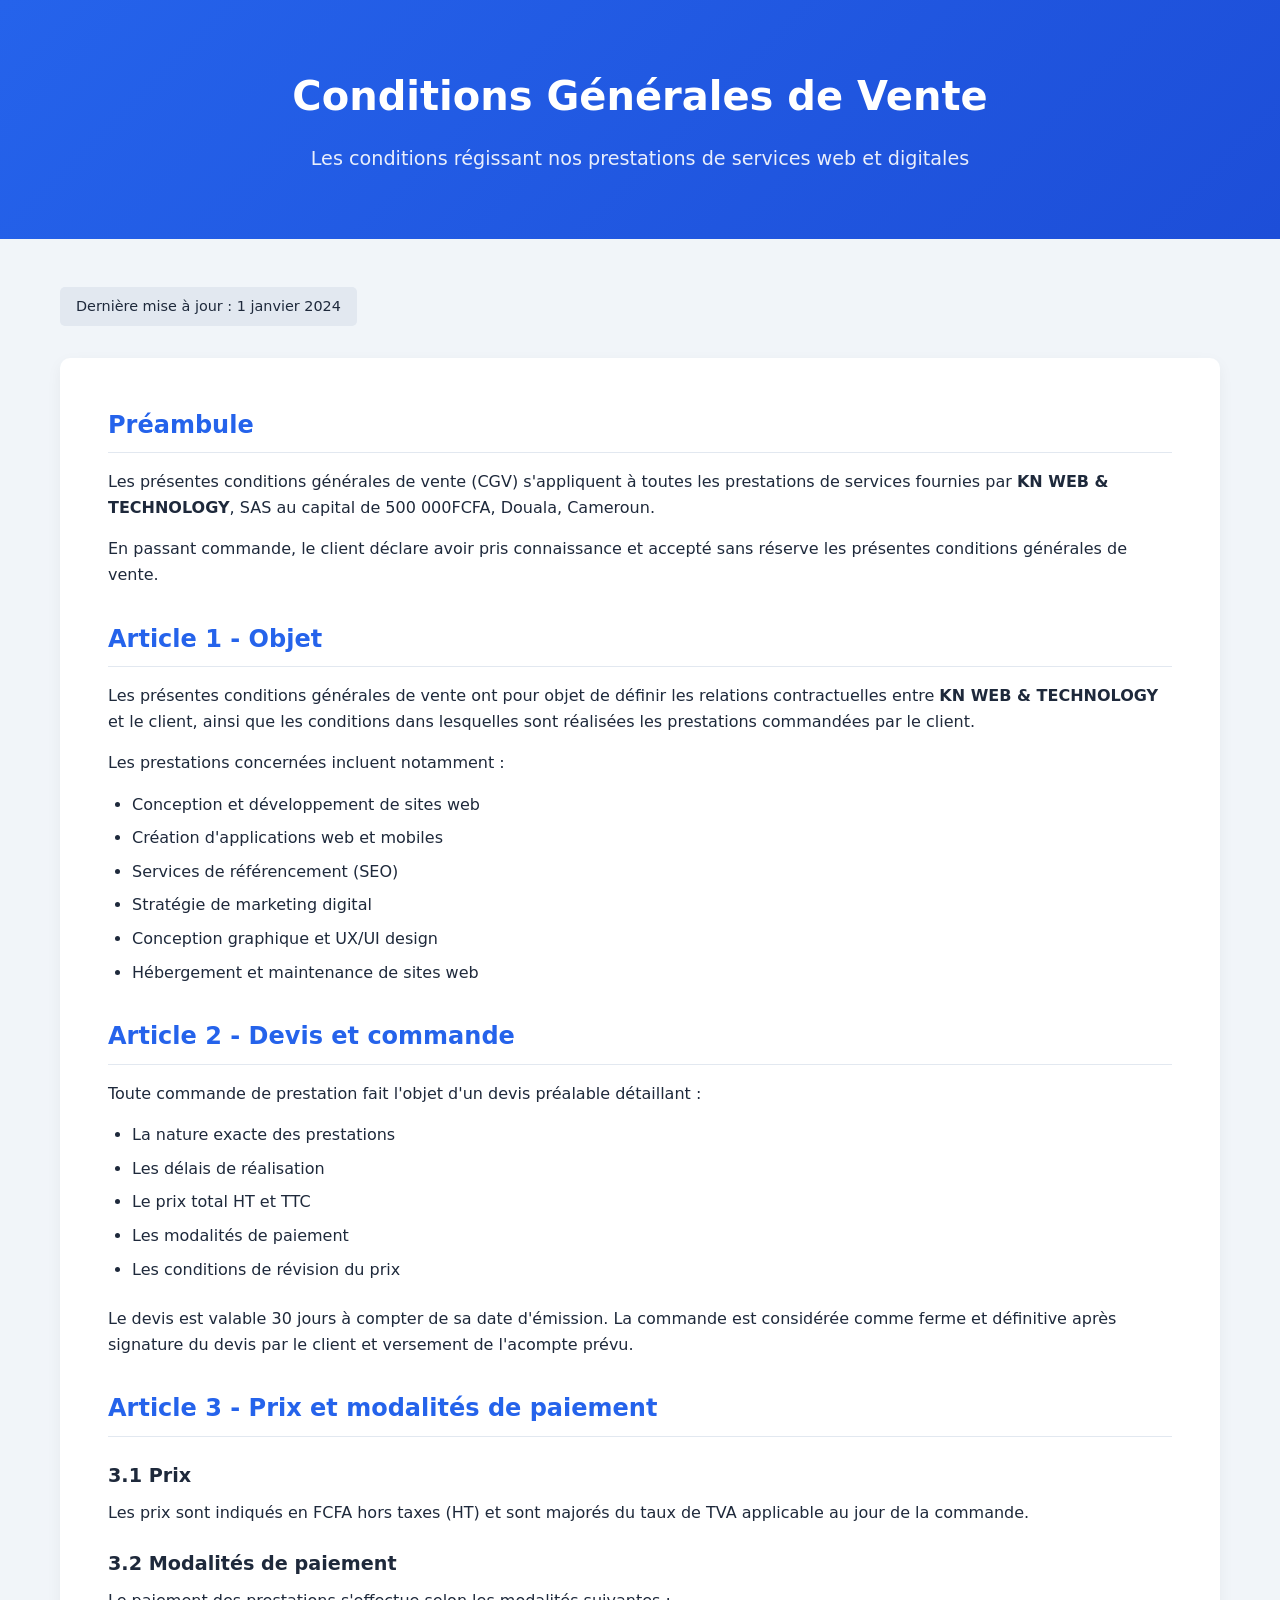
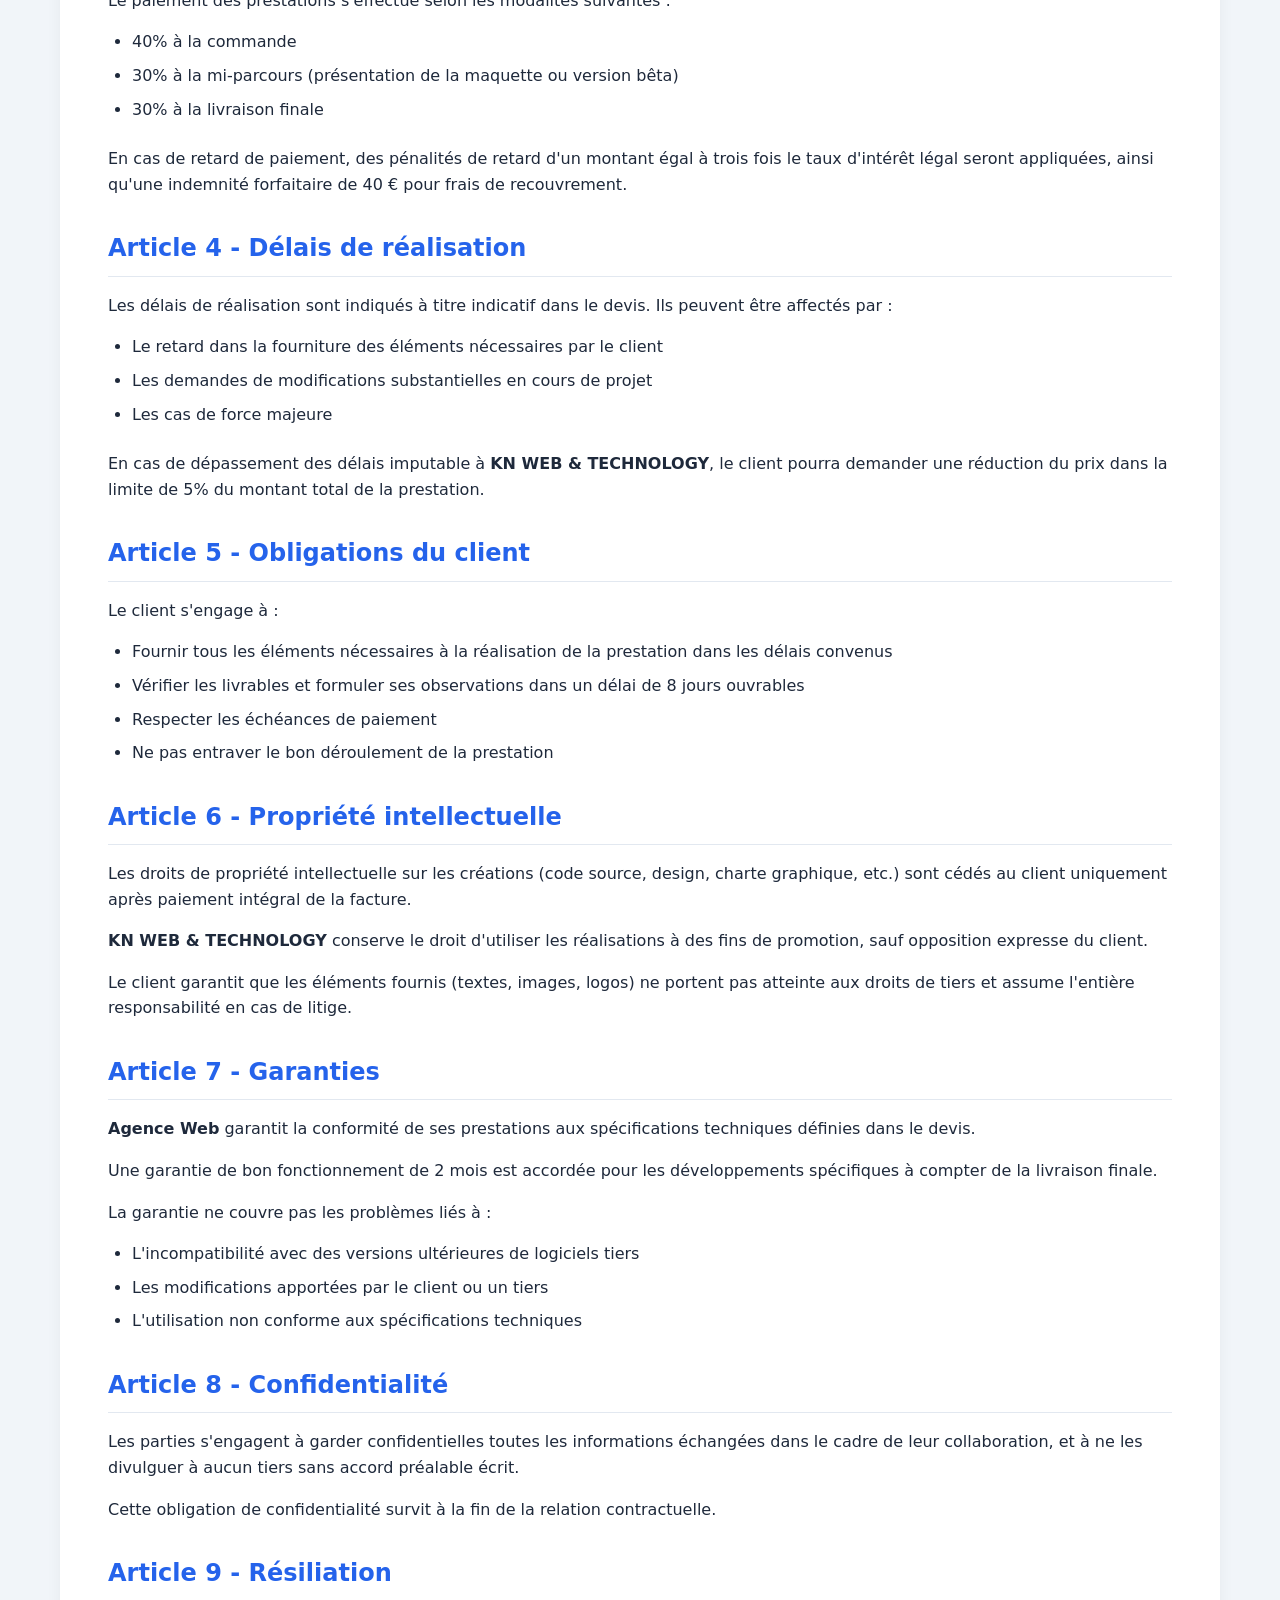
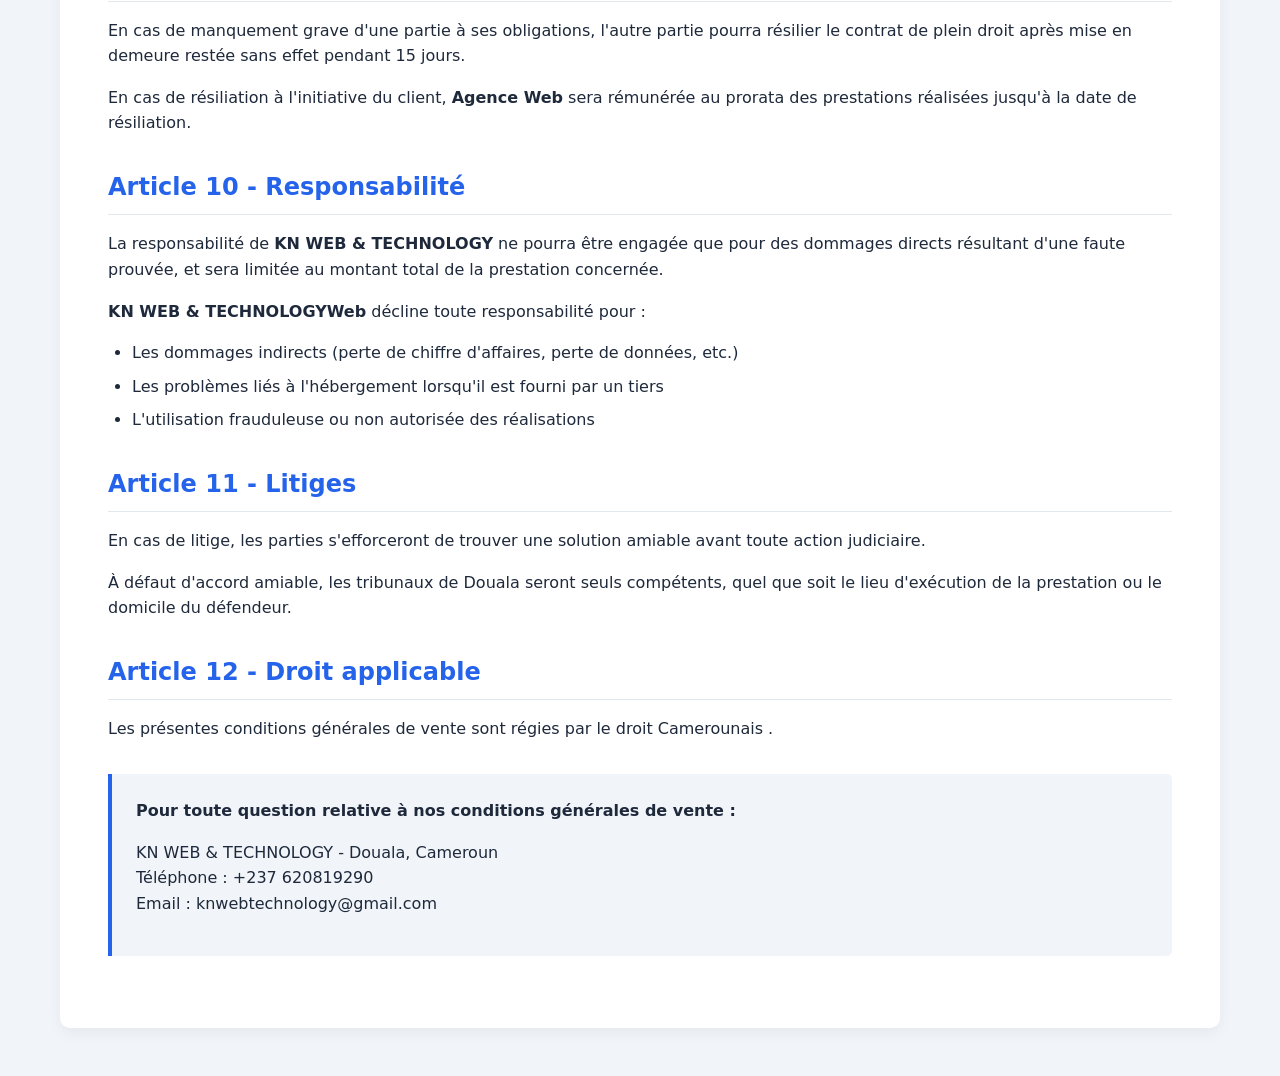
<file: CGV.html>
<!DOCTYPE html>
<html lang="fr">
<head>
    <meta charset="UTF-8">
    <meta name="viewport" content="width=device-width, initial-scale=1.0">
    <title>Conditions Générales de Vente | Votre Agence Web</title>
    <style>
        :root {
            --primary: #2563eb;
            --primary-dark: #1d4ed8;
            --secondary: #64748b;
            --light: #f8fafc;
            --dark: #1e293b;
            --border: #e2e8f0;
        }
        
        * {
            margin: 0;
            padding: 0;
            box-sizing: border-box;
            font-family: 'Segoe UI', system-ui, -apple-system, sans-serif;
        }
        
        body {
            background-color: #f1f5f9;
            color: var(--dark);
            line-height: 1.6;
        }
        
        .container {
            max-width: 1200px;
            margin: 0 auto;
            padding: 0 20px;
        }
        
        header {
            background-color: white;
            box-shadow: 0 2px 10px rgba(0, 0, 0, 0.05);
            padding: 1.5rem 0;
            position: sticky;
            top: 0;
            z-index: 100;
        }
        
        .header-content {
            display: flex;
            justify-content: space-between;
            align-items: center;
        }
        
        .logo {
            font-size: 1.5rem;
            font-weight: 700;
            color: var(--primary);
            text-decoration: none;
        }
        
        .logo span {
            color: var(--dark);
        }
        
        .hero {
            background: linear-gradient(135deg, var(--primary), var(--primary-dark));
            color: white;
            padding: 4rem 0;
            text-align: center;
            margin-bottom: 3rem;
        }
        
        .hero h1 {
            font-size: 2.5rem;
            margin-bottom: 1rem;
        }
        
        .hero p {
            font-size: 1.2rem;
            max-width: 700px;
            margin: 0 auto;
            opacity: 0.9;
        }
        
        .content {
            background-color: white;
            border-radius: 10px;
            box-shadow: 0 5px 15px rgba(0, 0, 0, 0.05);
            padding: 3rem;
            margin-bottom: 3rem;
        }
        
        h2 {
            color: var(--primary);
            margin: 2rem 0 1rem;
            padding-bottom: 0.5rem;
            border-bottom: 1px solid var(--border);
        }
        
        h2:first-child {
            margin-top: 0;
        }
        
        h3 {
            color: var(--dark);
            margin: 1.5rem 0 0.5rem;
            font-size: 1.2rem;
        }
        
        p {
            margin-bottom: 1rem;
        }
        
        ul, ol {
            margin-left: 1.5rem;
            margin-bottom: 1.5rem;
        }
        
        li {
            margin-bottom: 0.5rem;
        }
        
        .company-info {
            background-color: var(--light);
            padding: 2rem;
            border-radius: 8px;
            margin: 2rem 0;
        }
        
        .highlight {
            background-color: #f1f5f9;
            border-left: 4px solid var(--primary);
            padding: 1.5rem;
            margin: 1.5rem 0;
            border-radius: 0 5px 5px 0;
        }
        
        .clause {
            margin-bottom: 2rem;
        }
        
        footer {
            background-color: var(--dark);
            color: white;
            padding: 3rem 0;
            text-align: center;
        }
        
        .footer-content {
            display: flex;
            flex-direction: column;
            align-items: center;
        }
        
        .footer-logo {
            font-size: 1.5rem;
            font-weight: 700;
            color: white;
            margin-bottom: 1rem;
        }
        
        .footer-links {
            display: flex;
            gap: 2rem;
            margin: 1.5rem 0;
        }
        
        .footer-links a {
            color: #cbd5e1;
            text-decoration: none;
            transition: color 0.3s;
        }
        
        .footer-links a:hover {
            color: white;
        }
        
        .copyright {
            color: #94a3b8;
            margin-top: 1.5rem;
            font-size: 0.9rem;
        }
        
        .last-updated {
            background-color: #e2e8f0;
            padding: 0.5rem 1rem;
            border-radius: 5px;
            display: inline-block;
            margin-bottom: 2rem;
            font-size: 0.9rem;
        }
        
        @media (max-width: 768px) {
            .content {
                padding: 2rem;
            }
            
            .hero h1 {
                font-size: 2rem;
            }
            
            .footer-links {
                flex-direction: column;
                gap: 1rem;
            }
        }
    </style>
</head>
<body>


    <section class="hero">
        <div class="container">
            <h1>Conditions Générales de Vente</h1>
            <p>Les conditions régissant nos prestations de services web et digitales</p>
        </div>
    </section>

    <div class="container">
        <div class="last-updated">Dernière mise à jour : 1 janvier 2024</div>
        
        <div class="content">
            <h2>Préambule</h2>
            <p>Les présentes conditions générales de vente (CGV) s'appliquent à toutes les prestations de services fournies par <strong>KN WEB & TECHNOLOGY</strong>, SAS au capital de 500 000FCFA,  Douala, Cameroun.</p>
            
            <p>En passant commande, le client déclare avoir pris connaissance et accepté sans réserve les présentes conditions générales de vente.</p>

            <h2>Article 1 - Objet</h2>
            <div class="clause">
                <p>Les présentes conditions générales de vente ont pour objet de définir les relations contractuelles entre <strong>KN WEB & TECHNOLOGY</strong> et le client, ainsi que les conditions dans lesquelles sont réalisées les prestations commandées par le client.</p>
                
                <p>Les prestations concernées incluent notamment :</p>
                <ul>
                    <li>Conception et développement de sites web</li>
                    <li>Création d'applications web et mobiles</li>
                    <li>Services de référencement (SEO)</li>
                    <li>Stratégie de marketing digital</li>
                    <li>Conception graphique et UX/UI design</li>
                    <li>Hébergement et maintenance de sites web</li>
                </ul>
            </div>

            <h2>Article 2 - Devis et commande</h2>
            <div class="clause">
                <p>Toute commande de prestation fait l'objet d'un devis préalable détaillant :</p>
                <ul>
                    <li>La nature exacte des prestations</li>
                    <li>Les délais de réalisation</li>
                    <li>Le prix total HT et TTC</li>
                    <li>Les modalités de paiement</li>
                    <li>Les conditions de révision du prix</li>
                </ul>
                
                <p>Le devis est valable 30 jours à compter de sa date d'émission. La commande est considérée comme ferme et définitive après signature du devis par le client et versement de l'acompte prévu.</p>
            </div>

            <h2>Article 3 - Prix et modalités de paiement</h2>
            <div class="clause">
                <h3>3.1 Prix</h3>
                <p>Les prix sont indiqués en FCFA hors taxes (HT) et sont majorés du taux de TVA applicable au jour de la commande.</p>
                
                <h3>3.2 Modalités de paiement</h3>
                <p>Le paiement des prestations s'effectue selon les modalités suivantes :</p>
                <ul>
                    <li>40% à la commande</li>
                    <li>30% à la mi-parcours (présentation de la maquette ou version bêta)</li>
                    <li>30% à la livraison finale</li>
                </ul>
                
                <p>En cas de retard de paiement, des pénalités de retard d'un montant égal à trois fois le taux d'intérêt légal seront appliquées, ainsi qu'une indemnité forfaitaire de 40 € pour frais de recouvrement.</p>
            </div>

            <h2>Article 4 - Délais de réalisation</h2>
            <div class="clause">
                <p>Les délais de réalisation sont indiqués à titre indicatif dans le devis. Ils peuvent être affectés par :</p>
                <ul>
                    <li>Le retard dans la fourniture des éléments nécessaires par le client</li>
                    <li>Les demandes de modifications substantielles en cours de projet</li>
                    <li>Les cas de force majeure</li>
                </ul>
                
                <p>En cas de dépassement des délais imputable à <strong>KN WEB & TECHNOLOGY</strong>, le client pourra demander une réduction du prix dans la limite de 5% du montant total de la prestation.</p>
            </div>

            <h2>Article 5 - Obligations du client</h2>
            <div class="clause">
                <p>Le client s'engage à :</p>
                <ul>
                    <li>Fournir tous les éléments nécessaires à la réalisation de la prestation dans les délais convenus</li>
                    <li>Vérifier les livrables et formuler ses observations dans un délai de 8 jours ouvrables</li>
                    <li>Respecter les échéances de paiement</li>
                    <li>Ne pas entraver le bon déroulement de la prestation</li>
                </ul>
            </div>

            <h2>Article 6 - Propriété intellectuelle</h2>
            <div class="clause">
                <p>Les droits de propriété intellectuelle sur les créations (code source, design, charte graphique, etc.) sont cédés au client uniquement après paiement intégral de la facture.</p>
                
                <p><strong>KN WEB & TECHNOLOGY</strong> conserve le droit d'utiliser les réalisations à des fins de promotion, sauf opposition expresse du client.</p>
                
                <p>Le client garantit que les éléments fournis (textes, images, logos) ne portent pas atteinte aux droits de tiers et assume l'entière responsabilité en cas de litige.</p>
            </div>

            <h2>Article 7 - Garanties</h2>
            <div class="clause">
                <p><strong>Agence Web</strong> garantit la conformité de ses prestations aux spécifications techniques définies dans le devis.</p>
                
                <p>Une garantie de bon fonctionnement de 2 mois est accordée pour les développements spécifiques à compter de la livraison finale.</p>
                
                <p>La garantie ne couvre pas les problèmes liés à :</p>
                <ul>
                    <li>L'incompatibilité avec des versions ultérieures de logiciels tiers</li>
                    <li>Les modifications apportées par le client ou un tiers</li>
                    <li>L'utilisation non conforme aux spécifications techniques</li>
                </ul>
            </div>

            <h2>Article 8 - Confidentialité</h2>
            <div class="clause">
                <p>Les parties s'engagent à garder confidentielles toutes les informations échangées dans le cadre de leur collaboration, et à ne les divulguer à aucun tiers sans accord préalable écrit.</p>
                
                <p>Cette obligation de confidentialité survit à la fin de la relation contractuelle.</p>
            </div>

            <h2>Article 9 - Résiliation</h2>
            <div class="clause">
                <p>En cas de manquement grave d'une partie à ses obligations, l'autre partie pourra résilier le contrat de plein droit après mise en demeure restée sans effet pendant 15 jours.</p>
                
                <p>En cas de résiliation à l'initiative du client, <strong>Agence Web</strong> sera rémunérée au prorata des prestations réalisées jusqu'à la date de résiliation.</p>
            </div>

            <h2>Article 10 - Responsabilité</h2>
            <div class="clause">
                <p>La responsabilité de <strong>KN WEB & TECHNOLOGY</strong> ne pourra être engagée que pour des dommages directs résultant d'une faute prouvée, et sera limitée au montant total de la prestation concernée.</p>
                
                <p><strong>KN WEB & TECHNOLOGYWeb</strong> décline toute responsabilité pour :</p>
                <ul>
                    <li>Les dommages indirects (perte de chiffre d'affaires, perte de données, etc.)</li>
                    <li>Les problèmes liés à l'hébergement lorsqu'il est fourni par un tiers</li>
                    <li>L'utilisation frauduleuse ou non autorisée des réalisations</li>
                </ul>
            </div>

            <h2>Article 11 - Litiges</h2>
            <div class="clause">
                <p>En cas de litige, les parties s'efforceront de trouver une solution amiable avant toute action judiciaire.</p>
                
                <p>À défaut d'accord amiable, les tribunaux de Douala seront seuls compétents, quel que soit le lieu d'exécution de la prestation ou le domicile du défendeur.</p>
            </div>

            <h2>Article 12 - Droit applicable</h2>
            <div class="clause">
                <p>Les présentes conditions générales de vente sont régies par le droit Camerounais .</p>
            </div>

            <div class="highlight">
                <p><strong>Pour toute question relative à nos conditions générales de vente :</strong></p>
                <p>KN WEB & TECHNOLOGY - Douala, Cameroun<br>
                Téléphone : +237 620819290 <br>
                Email : knwebtechnology@gmail.com</p>
            </div>
        </div>
    </div>


    <script>
        // Mise à jour automatique de l'année dans le copyright
        document.querySelector('.copyright').innerHTML = &copy; ${new Date().getFullYear()} Agence Web. Tous droits réservés.;
        
        // Animation simple pour les titres
        document.addEventListener('DOMContentLoaded', function() {
            const headings = document.querySelectorAll('h2');
            headings.forEach(heading => {
                heading.style.opacity = '0';
                heading.style.transform = 'translateY(20px)';
                heading.style.transition = 'opacity 0.5s ease, transform 0.5s ease';
            });
            
            setTimeout(() => {
                headings.forEach(heading => {
                    heading.style.opacity = '1';
                    heading.style.transform = 'translateY(0)';
                });
            }, 300);
        });
    </script>
</body>
</html>
</file>
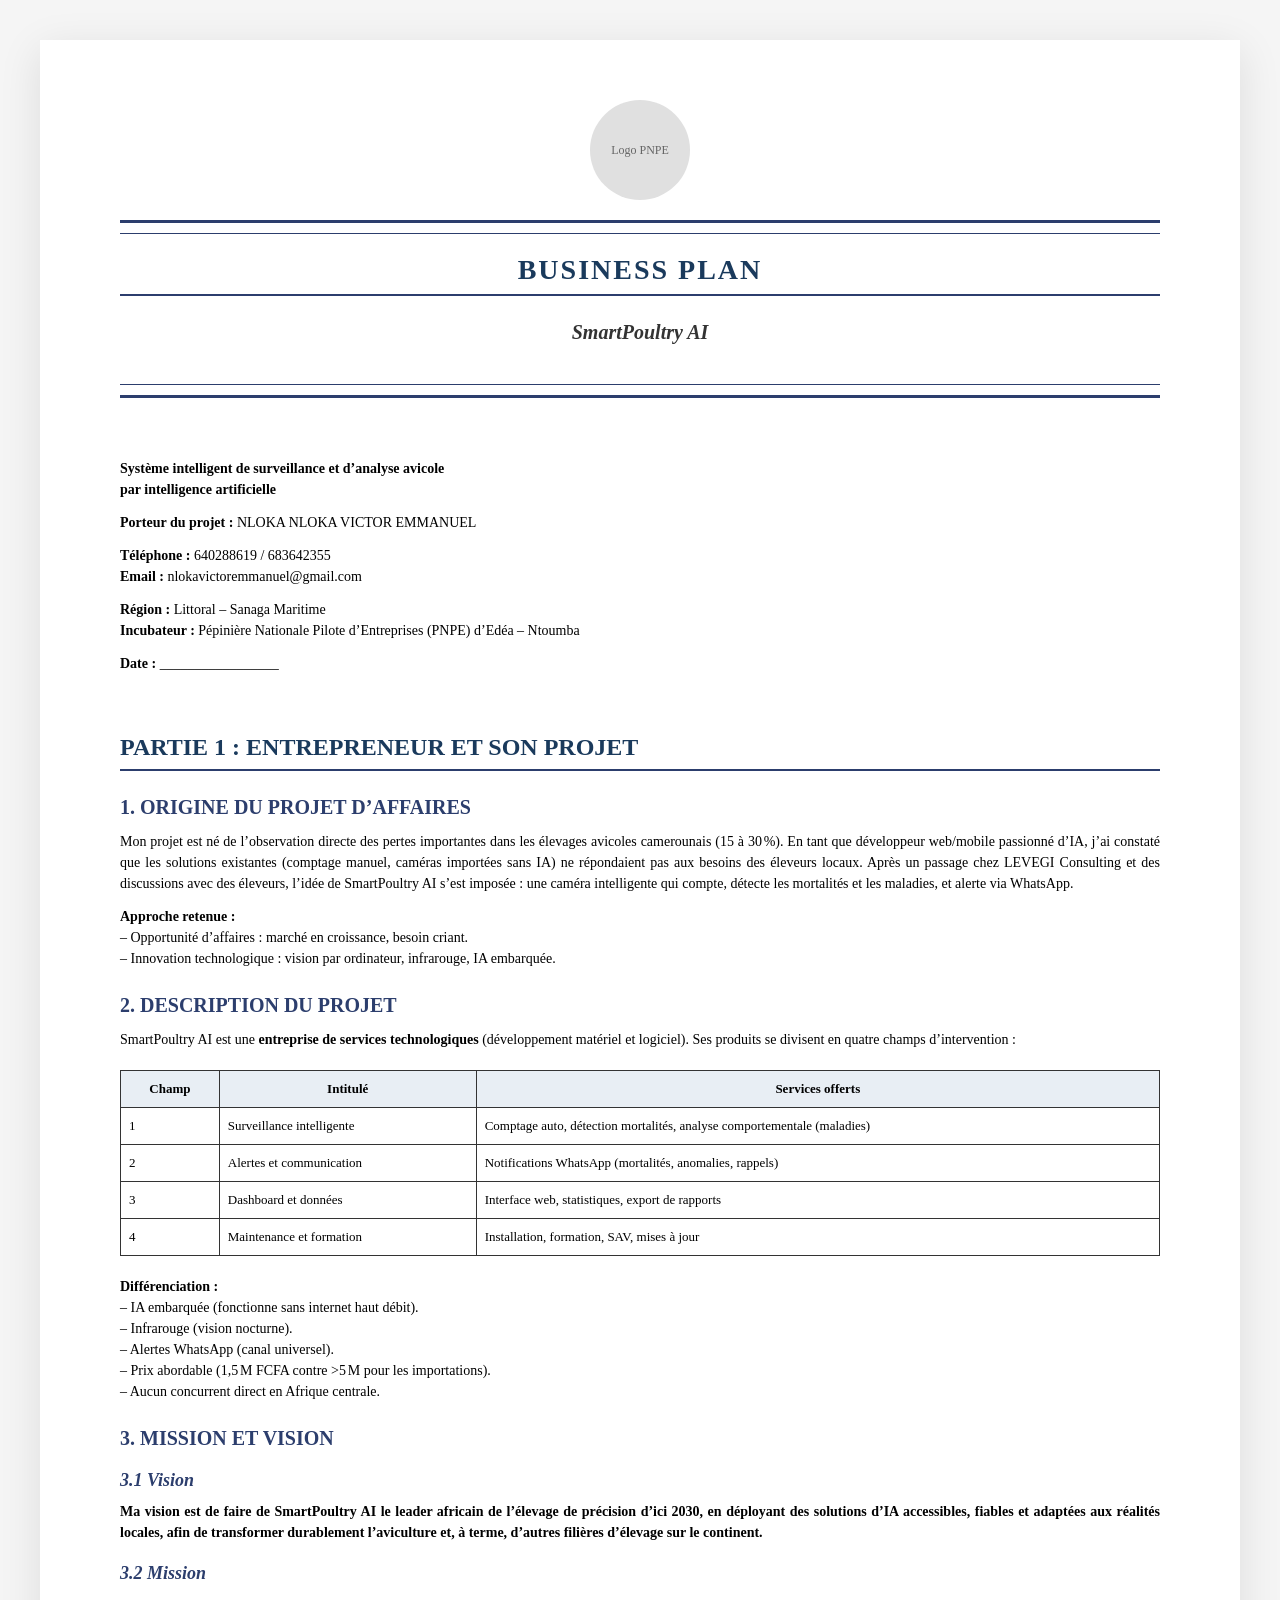
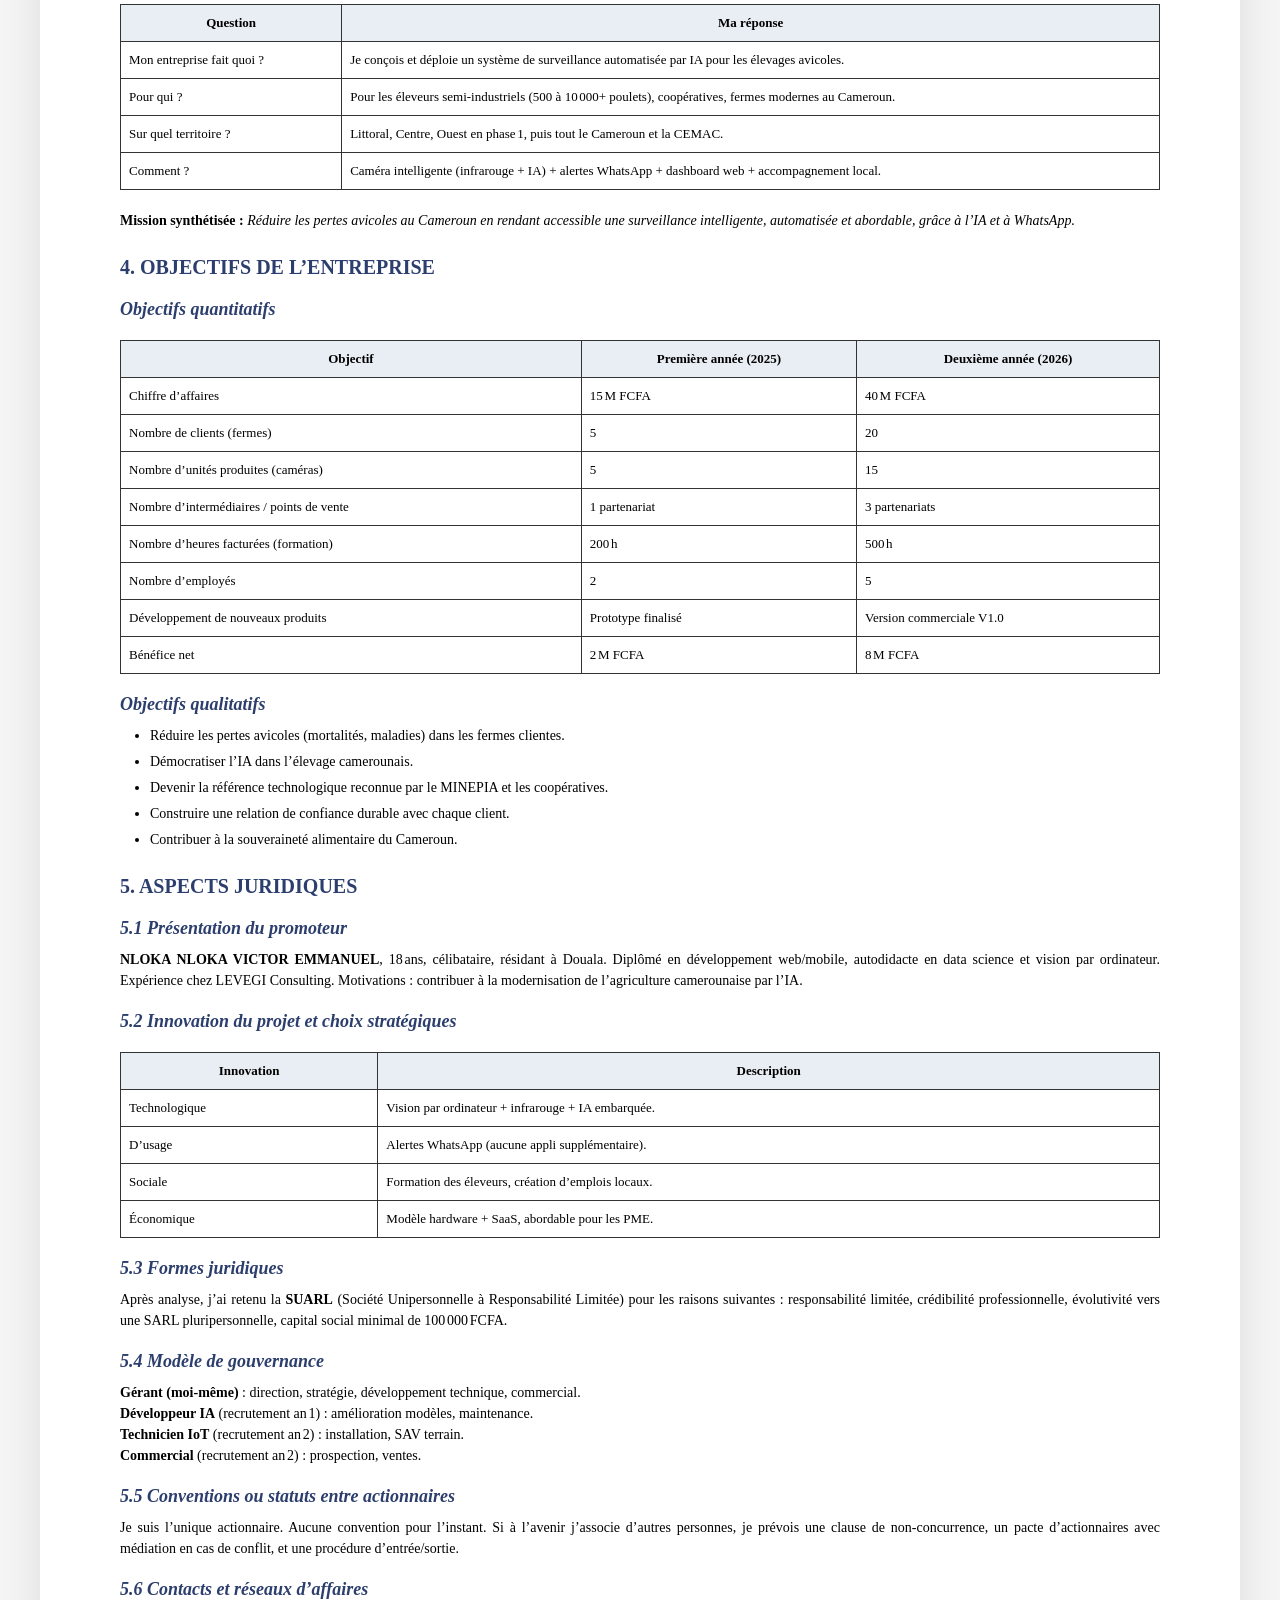
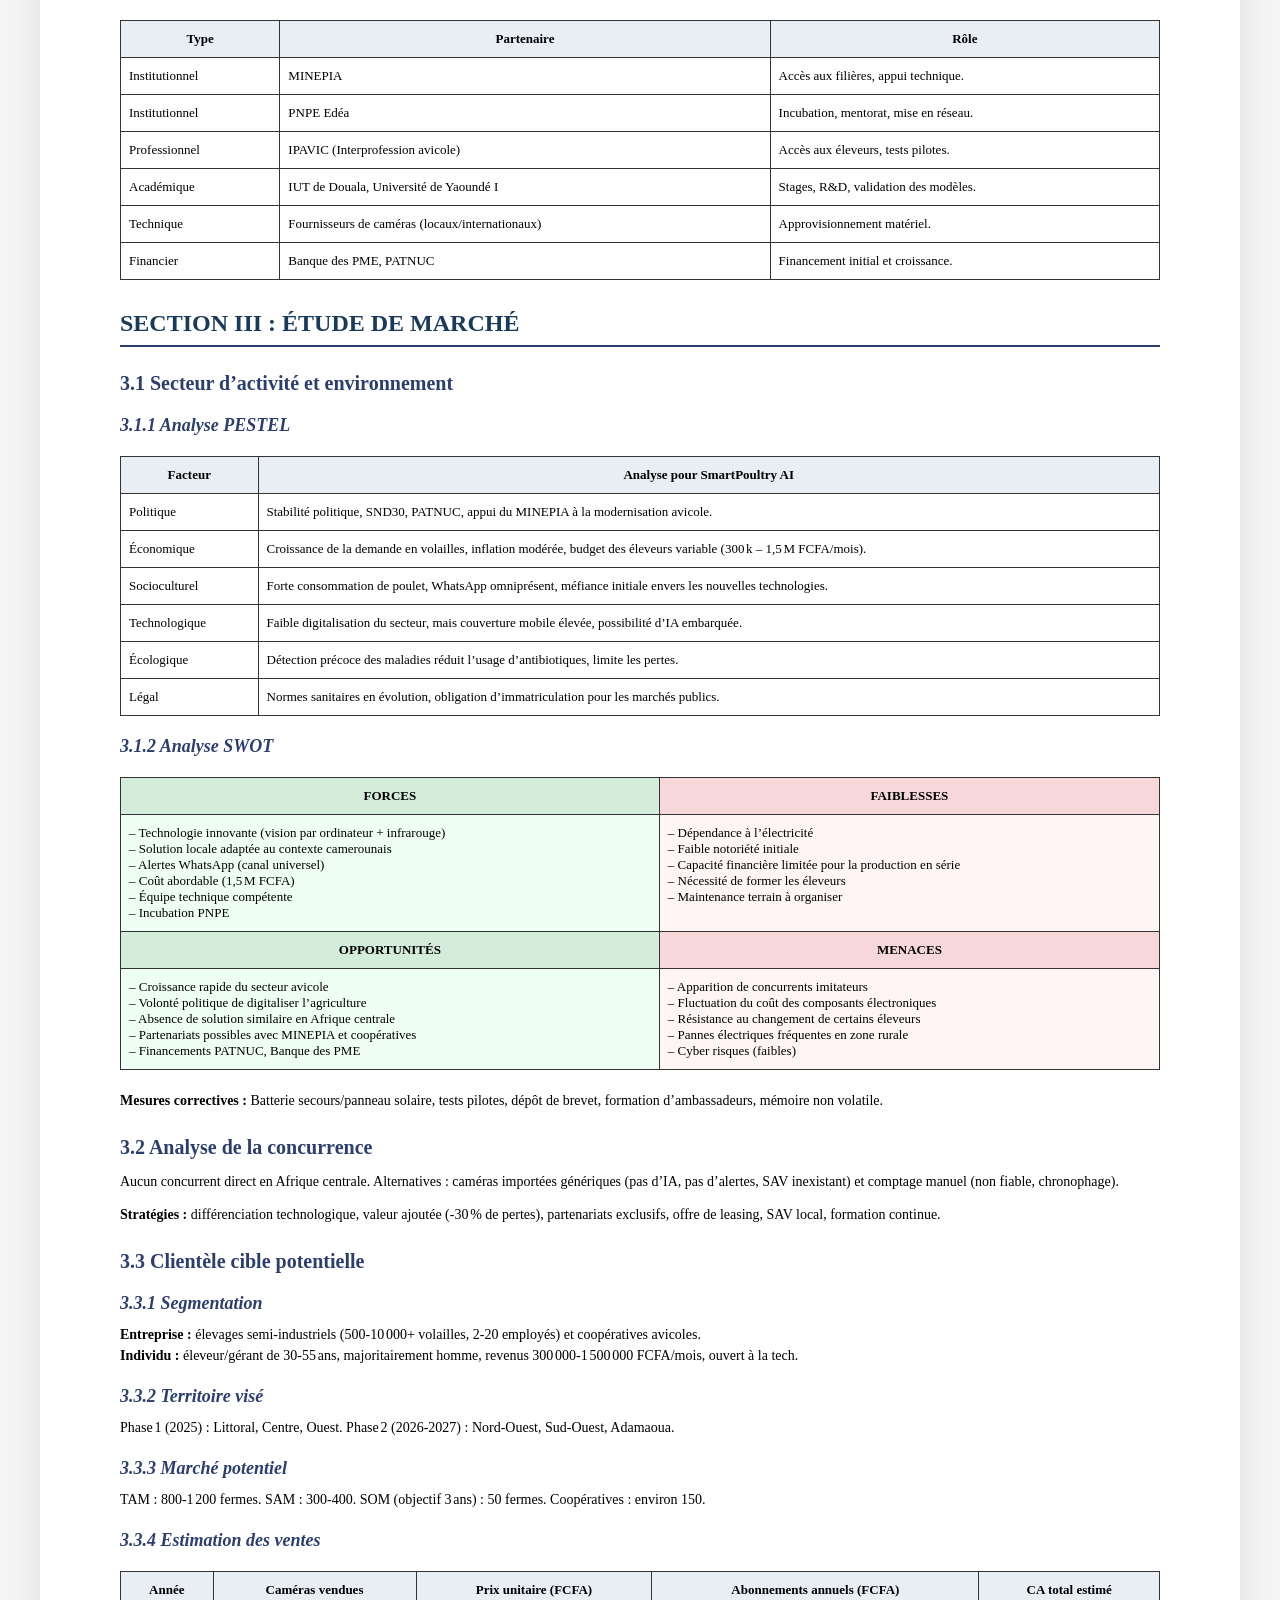
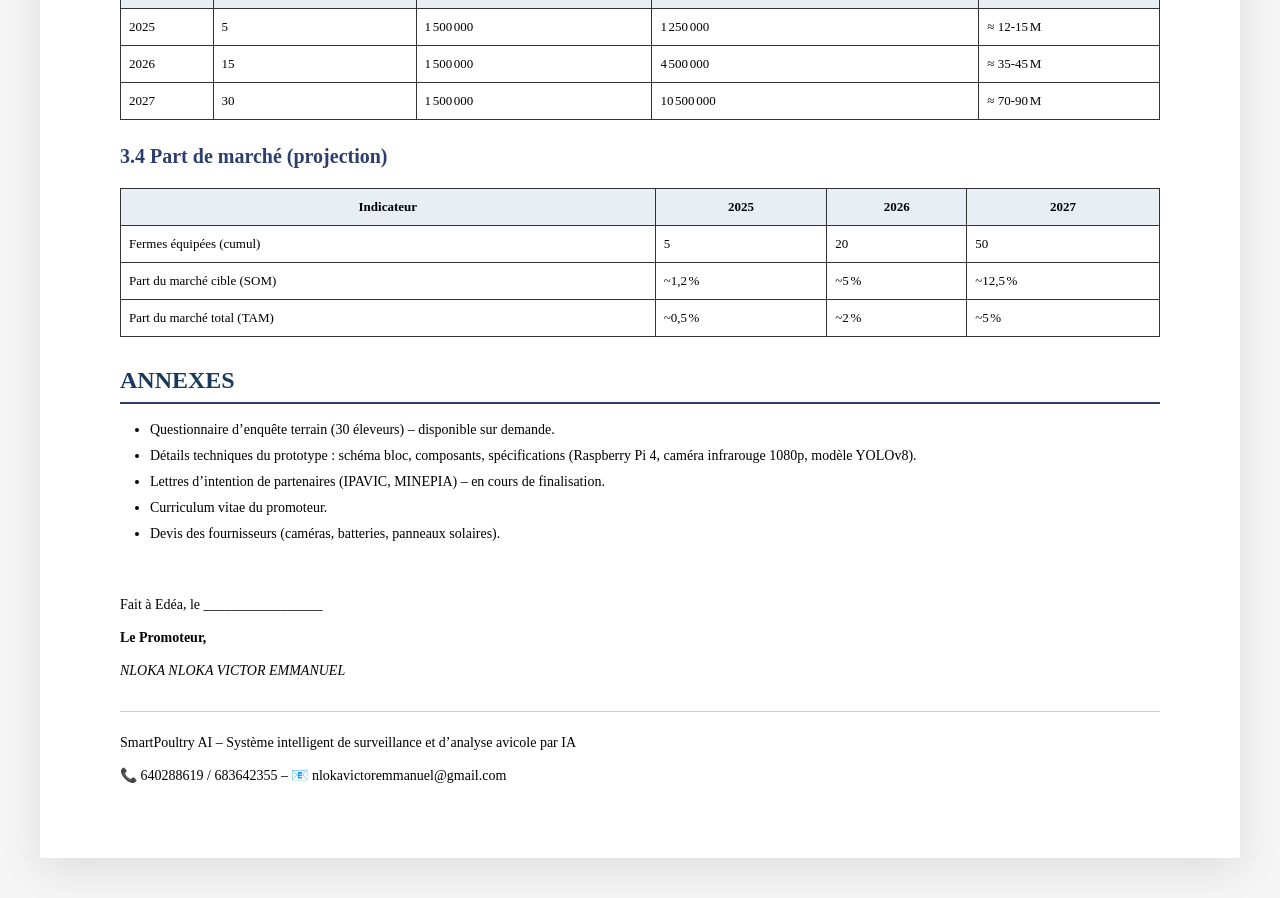
<file: deepseek_html_20260409_9d69af.html>
<!DOCTYPE html>
<html lang="fr">
<head>
    <meta charset="UTF-8">
    <meta name="viewport" content="width=device-width, initial-scale=1.0">
    <title>Business Plan - SmartPoultry AI</title>
    <style>
        * {
            margin: 0;
            padding: 0;
            box-sizing: border-box;
        }

        body {
            font-family: 'Times New Roman', Times, serif;
            background-color: #f5f5f5;
            padding: 40px 20px;
        }

        .document {
            max-width: 1200px;
            margin: 0 auto;
            background: white;
            box-shadow: 0 10px 40px rgba(0,0,0,0.1);
            padding: 60px 80px;
            position: relative;
        }

        /* En-tête avec lignes décoratives */
        .header-line {
            border-top: 3px solid #2c3e6d;
            margin: 10px 0;
        }
        .header-line.thin {
            border-top: 1px solid #2c3e6d;
        }

        /* Page de garde */
        .cover {
            text-align: center;
            margin-bottom: 60px;
            page-break-after: avoid;
        }
        .logo-placeholder {
            width: 100px;
            height: 100px;
            background: #e0e0e0;
            border-radius: 50%;
            margin: 0 auto 20px;
            display: flex;
            align-items: center;
            justify-content: center;
            font-size: 12px;
            color: #666;
        }
        .cover h1 {
            font-size: 28px;
            text-transform: uppercase;
            color: #1a3a5c;
            margin: 20px 0;
            letter-spacing: 2px;
        }
        .cover h2 {
            font-size: 20px;
            color: #333;
            font-style: italic;
            margin-bottom: 40px;
        }
        .cover .project-info {
            margin-top: 60px;
            font-size: 16px;
            line-height: 2;
        }

        /* Typographie */
        h1 {
            font-size: 24px;
            color: #1a3a5c;
            margin: 30px 0 15px 0;
            padding-bottom: 8px;
            border-bottom: 2px solid #2c3e6d;
        }
        h2 {
            font-size: 20px;
            color: #2c3e6d;
            margin: 25px 0 12px 0;
        }
        h3 {
            font-size: 18px;
            color: #2c3e6d;
            margin: 20px 0 10px 0;
            font-style: italic;
        }
        h4 {
            font-size: 16px;
            color: #2c3e6d;
            margin: 15px 0 8px 0;
        }
        p {
            font-size: 14px;
            line-height: 1.5;
            margin-bottom: 12px;
            text-align: justify;
        }

        /* Tableaux */
        table {
            width: 100%;
            border-collapse: collapse;
            margin: 20px 0;
            font-size: 13px;
        }
        th, td {
            border: 1px solid #333;
            padding: 10px 8px;
            vertical-align: top;
        }
        th {
            background-color: #e8eef4;
            font-weight: bold;
            text-align: center;
        }
        .table-caption {
            font-size: 12px;
            font-style: italic;
            margin-top: -15px;
            margin-bottom: 15px;
            text-align: center;
        }

        /* Listes */
        ul, ol {
            margin: 10px 0 15px 30px;
        }
        li {
            font-size: 14px;
            line-height: 1.5;
            margin-bottom: 5px;
        }

        /* Signatures et mentions */
        .signature {
            margin-top: 50px;
            text-align: right;
            font-size: 14px;
        }
        .footer-note {
            margin-top: 30px;
            font-size: 12px;
            text-align: center;
            border-top: 1px solid #ccc;
            padding-top: 20px;
        }

        /* Couleurs pour SWOT et PESTEL */
        .swot-table th:first-child { background-color: #d4edda; }
        .swot-table th:last-child { background-color: #f8d7da; }
        .swot-table td:first-child { background-color: #f0fff4; }
        .swot-table td:last-child { background-color: #fff5f5; }

        @media print {
            body {
                background: white;
                padding: 0;
                margin: 0;
            }
            .document {
                box-shadow: none;
                padding: 30px;
                max-width: 100%;
            }
            h1, h2, h3 {
                page-break-after: avoid;
            }
            table {
                page-break-inside: avoid;
            }
        }
    </style>
</head>
<body>
<div class="document">

    <!-- PAGE DE GARDE -->
    <div class="cover">
        <div class="logo-placeholder">
            <span>Logo PNPE</span>
        </div>
        <div class="header-line"></div>
        <div class="header-line thin"></div>
        <h1>BUSINESS PLAN</h1>
        <h2>SmartPoultry AI</h2>
        <div class="header-line thin"></div>
        <div class="header-line"></div>
        <div class="project-info">
            <p><strong>Système intelligent de surveillance et d’analyse avicole<br>par intelligence artificielle</strong></p>
            <p><strong>Porteur du projet :</strong> NLOKA NLOKA VICTOR EMMANUEL</p>
            <p><strong>Téléphone :</strong> 640288619 / 683642355<br>
            <strong>Email :</strong> nlokavictoremmanuel@gmail.com</p>
            <p><strong>Région :</strong> Littoral – Sanaga Maritime<br>
            <strong>Incubateur :</strong> Pépinière Nationale Pilote d’Entreprises (PNPE) d’Edéa – Ntoumba</p>
            <p><strong>Date :</strong> _________________</p>
        </div>
    </div>

    <!-- ========== PARTIE 1 ========== -->
    <h1>PARTIE 1 : ENTREPRENEUR ET SON PROJET</h1>

    <h2>1. ORIGINE DU PROJET D’AFFAIRES</h2>
    <p>Mon projet est né de l’observation directe des pertes importantes dans les élevages avicoles camerounais (15 à 30 %). En tant que développeur web/mobile passionné d’IA, j’ai constaté que les solutions existantes (comptage manuel, caméras importées sans IA) ne répondaient pas aux besoins des éleveurs locaux. Après un passage chez LEVEGI Consulting et des discussions avec des éleveurs, l’idée de SmartPoultry AI s’est imposée : une caméra intelligente qui compte, détecte les mortalités et les maladies, et alerte via WhatsApp.</p>
    <p><strong>Approche retenue :</strong><br>
    – Opportunité d’affaires : marché en croissance, besoin criant.<br>
    – Innovation technologique : vision par ordinateur, infrarouge, IA embarquée.</p>

    <h2>2. DESCRIPTION DU PROJET</h2>
    <p>SmartPoultry AI est une <strong>entreprise de services technologiques</strong> (développement matériel et logiciel). Ses produits se divisent en quatre champs d’intervention :</p>
    <table>
        <thead>
            <tr><th>Champ</th><th>Intitulé</th><th>Services offerts</th></tr>
        </thead>
        <tbody>
            <tr><td>1</td><td>Surveillance intelligente</td><td>Comptage auto, détection mortalités, analyse comportementale (maladies)</td></tr>
            <tr><td>2</td><td>Alertes et communication</td><td>Notifications WhatsApp (mortalités, anomalies, rappels)</td></tr>
            <tr><td>3</td><td>Dashboard et données</td><td>Interface web, statistiques, export de rapports</td></tr>
            <tr><td>4</td><td>Maintenance et formation</td><td>Installation, formation, SAV, mises à jour</td></tr>
        </tbody>
    </table>
    <p><strong>Différenciation :</strong><br>
    – IA embarquée (fonctionne sans internet haut débit).<br>
    – Infrarouge (vision nocturne).<br>
    – Alertes WhatsApp (canal universel).<br>
    – Prix abordable (1,5 M FCFA contre >5 M pour les importations).<br>
    – Aucun concurrent direct en Afrique centrale.</p>

    <h2>3. MISSION ET VISION</h2>
    <h3>3.1 Vision</h3>
    <p><strong>Ma vision est de faire de SmartPoultry AI le leader africain de l’élevage de précision d’ici 2030, en déployant des solutions d’IA accessibles, fiables et adaptées aux réalités locales, afin de transformer durablement l’aviculture et, à terme, d’autres filières d’élevage sur le continent.</strong></p>
    <h3>3.2 Mission</h3>
    <table>
        <thead><tr><th>Question</th><th>Ma réponse</th></tr></thead>
        <tbody>
            <tr><td>Mon entreprise fait quoi ?</td><td>Je conçois et déploie un système de surveillance automatisée par IA pour les élevages avicoles.</td></tr>
            <tr><td>Pour qui ?</td><td>Pour les éleveurs semi‑industriels (500 à 10 000+ poulets), coopératives, fermes modernes au Cameroun.</td></tr>
            <tr><td>Sur quel territoire ?</td><td>Littoral, Centre, Ouest en phase 1, puis tout le Cameroun et la CEMAC.</td></tr>
            <tr><td>Comment ?</td><td>Caméra intelligente (infrarouge + IA) + alertes WhatsApp + dashboard web + accompagnement local.</td></tr>
        </tbody>
    </table>
    <p><strong>Mission synthétisée :</strong> <em>Réduire les pertes avicoles au Cameroun en rendant accessible une surveillance intelligente, automatisée et abordable, grâce à l’IA et à WhatsApp.</em></p>

    <h2>4. OBJECTIFS DE L’ENTREPRISE</h2>
    <h3>Objectifs quantitatifs</h3>
    <table>
        <thead><tr><th>Objectif</th><th>Première année (2025)</th><th>Deuxième année (2026)</th></tr></thead>
        <tbody>
            <tr><td>Chiffre d’affaires</td><td>15 M FCFA</td><td>40 M FCFA</td></tr>
            <tr><td>Nombre de clients (fermes)</td><td>5</td><td>20</td></tr>
            <tr><td>Nombre d’unités produites (caméras)</td><td>5</td><td>15</td></tr>
            <tr><td>Nombre d’intermédiaires / points de vente</td><td>1 partenariat</td><td>3 partenariats</td></tr>
            <tr><td>Nombre d’heures facturées (formation)</td><td>200 h</td><td>500 h</td></tr>
            <tr><td>Nombre d’employés</td><td>2</td><td>5</td></tr>
            <tr><td>Développement de nouveaux produits</td><td>Prototype finalisé</td><td>Version commerciale V1.0</td></tr>
            <tr><td>Bénéfice net</td><td>2 M FCFA</td><td>8 M FCFA</td></tr>
        </tbody>
    </table>
    <h3>Objectifs qualitatifs</h3>
    <ul>
        <li>Réduire les pertes avicoles (mortalités, maladies) dans les fermes clientes.</li>
        <li>Démocratiser l’IA dans l’élevage camerounais.</li>
        <li>Devenir la référence technologique reconnue par le MINEPIA et les coopératives.</li>
        <li>Construire une relation de confiance durable avec chaque client.</li>
        <li>Contribuer à la souveraineté alimentaire du Cameroun.</li>
    </ul>

    <h2>5. ASPECTS JURIDIQUES</h2>
    <h3>5.1 Présentation du promoteur</h3>
    <p><strong>NLOKA NLOKA VICTOR EMMANUEL</strong>, 18 ans, célibataire, résidant à Douala. Diplômé en développement web/mobile, autodidacte en data science et vision par ordinateur. Expérience chez LEVEGI Consulting. Motivations : contribuer à la modernisation de l’agriculture camerounaise par l’IA.</p>
    <h3>5.2 Innovation du projet et choix stratégiques</h3>
    <table>
        <thead><tr><th>Innovation</th><th>Description</th></tr></thead>
        <tbody>
            <tr><td>Technologique</td><td>Vision par ordinateur + infrarouge + IA embarquée.</td></tr>
            <tr><td>D’usage</td><td>Alertes WhatsApp (aucune appli supplémentaire).</td></tr>
            <tr><td>Sociale</td><td>Formation des éleveurs, création d’emplois locaux.</td></tr>
            <tr><td>Économique</td><td>Modèle hardware + SaaS, abordable pour les PME.</td></tr>
        </tbody>
    </table>
    <h3>5.3 Formes juridiques</h3>
    <p>Après analyse, j’ai retenu la <strong>SUARL</strong> (Société Unipersonnelle à Responsabilité Limitée) pour les raisons suivantes : responsabilité limitée, crédibilité professionnelle, évolutivité vers une SARL pluripersonnelle, capital social minimal de 100 000 FCFA.</p>
    <h3>5.4 Modèle de gouvernance</h3>
    <p><strong>Gérant (moi-même)</strong> : direction, stratégie, développement technique, commercial.<br>
    <strong>Développeur IA</strong> (recrutement an 1) : amélioration modèles, maintenance.<br>
    <strong>Technicien IoT</strong> (recrutement an 2) : installation, SAV terrain.<br>
    <strong>Commercial</strong> (recrutement an 2) : prospection, ventes.</p>
    <h3>5.5 Conventions ou statuts entre actionnaires</h3>
    <p>Je suis l’unique actionnaire. Aucune convention pour l’instant. Si à l’avenir j’associe d’autres personnes, je prévois une clause de non‑concurrence, un pacte d’actionnaires avec médiation en cas de conflit, et une procédure d’entrée/sortie.</p>
    <h3>5.6 Contacts et réseaux d’affaires</h3>
    <table>
        <thead><tr><th>Type</th><th>Partenaire</th><th>Rôle</th></tr></thead>
        <tbody>
            <tr><td>Institutionnel</td><td>MINEPIA</td><td>Accès aux filières, appui technique.</td></tr>
            <tr><td>Institutionnel</td><td>PNPE Edéa</td><td>Incubation, mentorat, mise en réseau.</td></tr>
            <tr><td>Professionnel</td><td>IPAVIC (Interprofession avicole)</td><td>Accès aux éleveurs, tests pilotes.</td></tr>
            <tr><td>Académique</td><td>IUT de Douala, Université de Yaoundé I</td><td>Stages, R&D, validation des modèles.</td></tr>
            <tr><td>Technique</td><td>Fournisseurs de caméras (locaux/internationaux)</td><td>Approvisionnement matériel.</td></tr>
            <tr><td>Financier</td><td>Banque des PME, PATNUC</td><td>Financement initial et croissance.</td></tr>
        </tbody>
    </table>

    <!-- ========== SECTION III ========== -->
    <h1>SECTION III : ÉTUDE DE MARCHÉ</h1>

    <h2>3.1 Secteur d’activité et environnement</h2>
    <h3>3.1.1 Analyse PESTEL</h3>
    <table>
        <thead><tr><th>Facteur</th><th>Analyse pour SmartPoultry AI</th></tr></thead>
        <tbody>
            <tr><td>Politique</td><td>Stabilité politique, SND30, PATNUC, appui du MINEPIA à la modernisation avicole.</td></tr>
            <tr><td>Économique</td><td>Croissance de la demande en volailles, inflation modérée, budget des éleveurs variable (300 k – 1,5 M FCFA/mois).</td></tr>
            <tr><td>Socioculturel</td><td>Forte consommation de poulet, WhatsApp omniprésent, méfiance initiale envers les nouvelles technologies.</td></tr>
            <tr><td>Technologique</td><td>Faible digitalisation du secteur, mais couverture mobile élevée, possibilité d’IA embarquée.</td></tr>
            <tr><td>Écologique</td><td>Détection précoce des maladies réduit l’usage d’antibiotiques, limite les pertes.</td></tr>
            <tr><td>Légal</td><td>Normes sanitaires en évolution, obligation d’immatriculation pour les marchés publics.</td></tr>
        </tbody>
    </table>

    <h3>3.1.2 Analyse SWOT</h3>
    <table class="swot-table">
        <thead><tr><th>FORCES</th><th>FAIBLESSES</th></tr></thead>
        <tbody>
            <tr><td>– Technologie innovante (vision par ordinateur + infrarouge)<br>– Solution locale adaptée au contexte camerounais<br>– Alertes WhatsApp (canal universel)<br>– Coût abordable (1,5 M FCFA)<br>– Équipe technique compétente<br>– Incubation PNPE</td>
            <td>– Dépendance à l’électricité<br>– Faible notoriété initiale<br>– Capacité financière limitée pour la production en série<br>– Nécessité de former les éleveurs<br>– Maintenance terrain à organiser</td></tr>
        </tbody>
        <thead><tr><th>OPPORTUNITÉS</th><th>MENACES</th></tr></thead>
        <tbody>
            <tr><td>– Croissance rapide du secteur avicole<br>– Volonté politique de digitaliser l’agriculture<br>– Absence de solution similaire en Afrique centrale<br>– Partenariats possibles avec MINEPIA et coopératives<br>– Financements PATNUC, Banque des PME</td>
            <td>– Apparition de concurrents imitateurs<br>– Fluctuation du coût des composants électroniques<br>– Résistance au changement de certains éleveurs<br>– Pannes électriques fréquentes en zone rurale<br>– Cyber risques (faibles)</td></tr>
        </tbody>
    </table>
    <p><strong>Mesures correctives :</strong> Batterie secours/panneau solaire, tests pilotes, dépôt de brevet, formation d’ambassadeurs, mémoire non volatile.</p>

    <h2>3.2 Analyse de la concurrence</h2>
    <p>Aucun concurrent direct en Afrique centrale. Alternatives : caméras importées génériques (pas d’IA, pas d’alertes, SAV inexistant) et comptage manuel (non fiable, chronophage).</p>
    <p><strong>Stratégies :</strong> différenciation technologique, valeur ajoutée (‑30 % de pertes), partenariats exclusifs, offre de leasing, SAV local, formation continue.</p>

    <h2>3.3 Clientèle cible potentielle</h2>
    <h3>3.3.1 Segmentation</h3>
    <p><strong>Entreprise :</strong> élevages semi‑industriels (500‑10 000+ volailles, 2‑20 employés) et coopératives avicoles.<br>
    <strong>Individu :</strong> éleveur/gérant de 30‑55 ans, majoritairement homme, revenus 300 000‑1 500 000 FCFA/mois, ouvert à la tech.</p>
    <h3>3.3.2 Territoire visé</h3>
    <p>Phase 1 (2025) : Littoral, Centre, Ouest. Phase 2 (2026‑2027) : Nord‑Ouest, Sud‑Ouest, Adamaoua.</p>
    <h3>3.3.3 Marché potentiel</h3>
    <p>TAM : 800‑1 200 fermes. SAM : 300‑400. SOM (objectif 3 ans) : 50 fermes. Coopératives : environ 150.</p>
    <h3>3.3.4 Estimation des ventes</h3>
    <table>
        <thead><tr><th>Année</th><th>Caméras vendues</th><th>Prix unitaire (FCFA)</th><th>Abonnements annuels (FCFA)</th><th>CA total estimé</th></tr></thead>
        <tbody>
            <tr><td>2025</td><td>5</td><td>1 500 000</td><td>1 250 000</td><td>≈ 12‑15 M</td></tr>
            <tr><td>2026</td><td>15</td><td>1 500 000</td><td>4 500 000</td><td>≈ 35‑45 M</td></tr>
            <tr><td>2027</td><td>30</td><td>1 500 000</td><td>10 500 000</td><td>≈ 70‑90 M</td></tr>
        </tbody>
    </table>

    <h2>3.4 Part de marché (projection)</h2>
    <table>
        <thead><tr><th>Indicateur</th><th>2025</th><th>2026</th><th>2027</th></tr></thead>
        <tbody>
            <tr><td>Fermes équipées (cumul)</td><td>5</td><td>20</td><td>50</td></tr>
            <tr><td>Part du marché cible (SOM)</td><td>~1,2 %</td><td>~5 %</td><td>~12,5 %</td></tr>
            <tr><td>Part du marché total (TAM)</td><td>~0,5 %</td><td>~2 %</td><td>~5 %</td></tr>
        </tbody>
    </table>

    <h1>ANNEXES</h1>
    <ul>
        <li>Questionnaire d’enquête terrain (30 éleveurs) – disponible sur demande.</li>
        <li>Détails techniques du prototype : schéma bloc, composants, spécifications (Raspberry Pi 4, caméra infrarouge 1080p, modèle YOLOv8).</li>
        <li>Lettres d’intention de partenaires (IPAVIC, MINEPIA) – en cours de finalisation.</li>
        <li>Curriculum vitae du promoteur.</li>
        <li>Devis des fournisseurs (caméras, batteries, panneaux solaires).</li>
    </ul>

    <div class="signature">
        <p>Fait à Edéa, le _________________</p>
        <p><strong>Le Promoteur,</strong></p>
        <p><em>NLOKA NLOKA VICTOR EMMANUEL</em></p>
    </div>

    <div class="footer-note">
        <p>SmartPoultry AI – Système intelligent de surveillance et d’analyse avicole par IA</p>
        <p>📞 640288619 / 683642355 – 📧 nlokavictoremmanuel@gmail.com</p>
    </div>
</div>
</body>
</html>
</file>
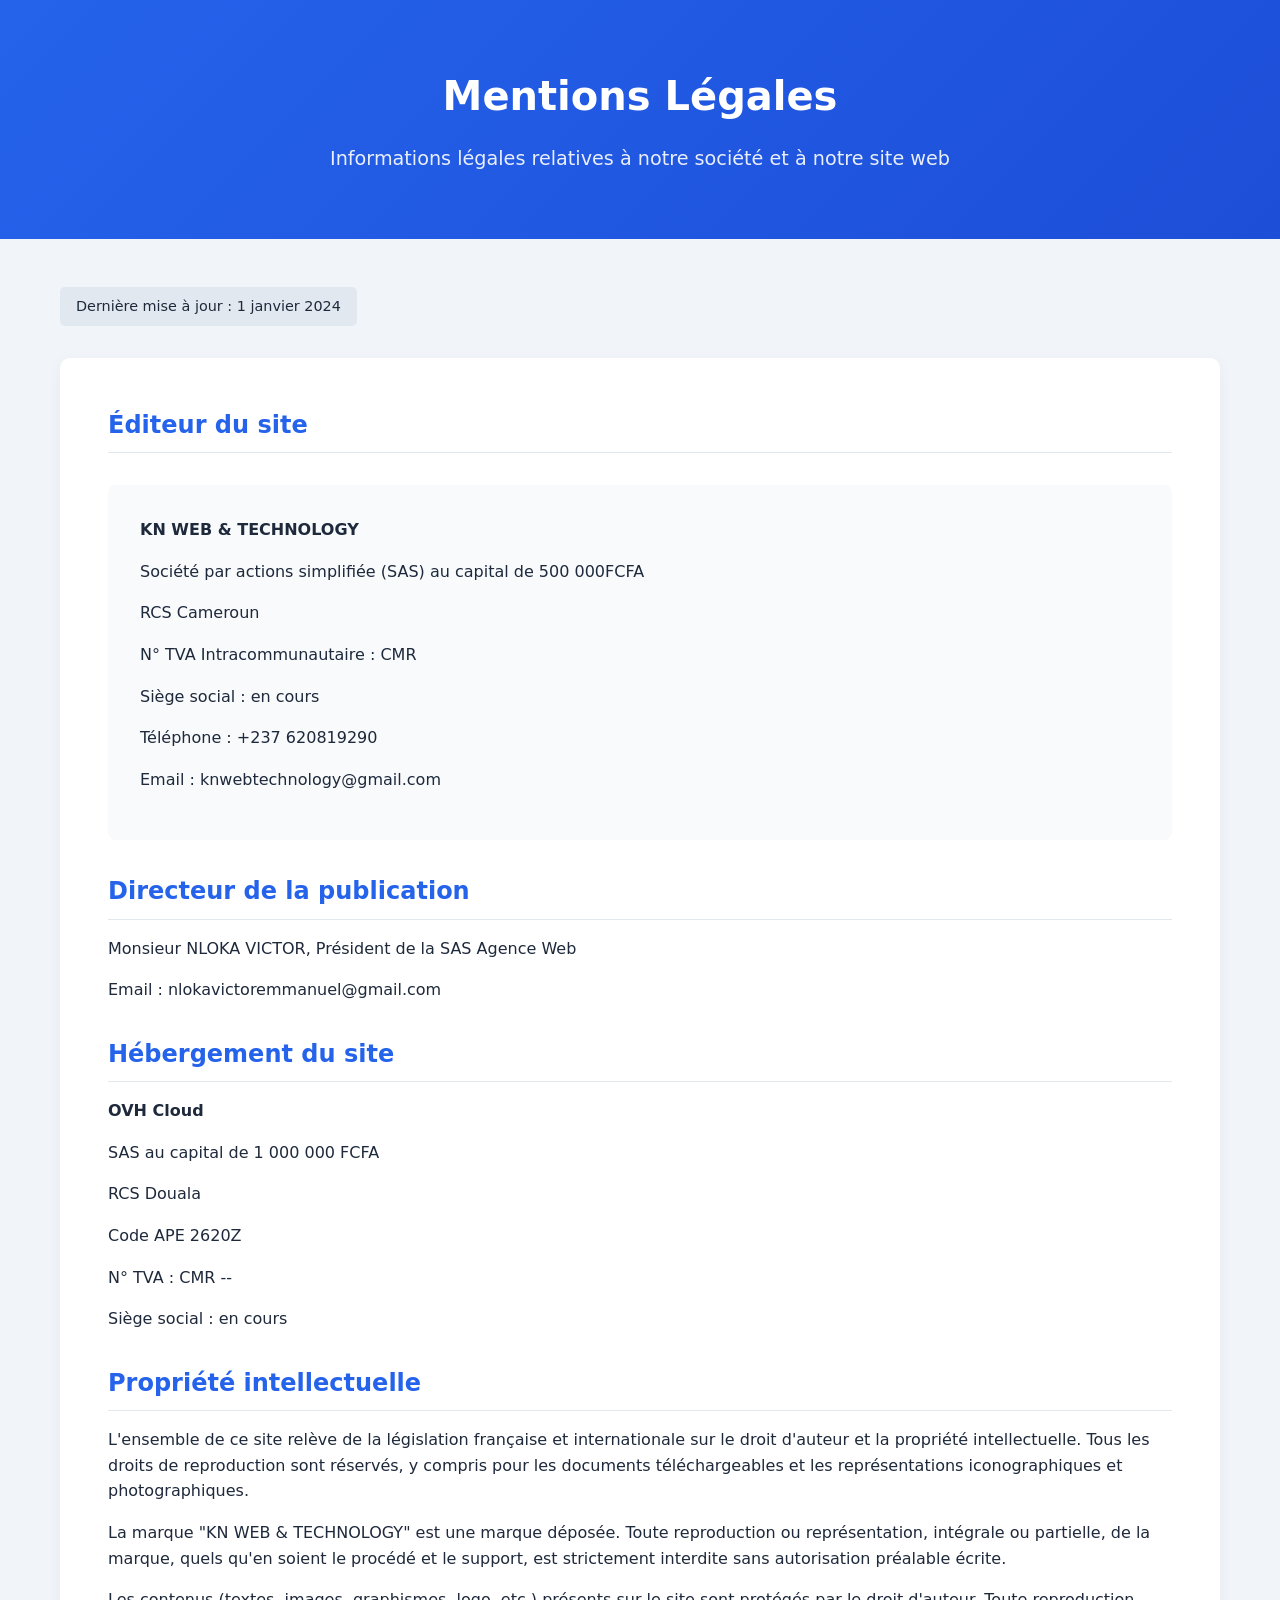
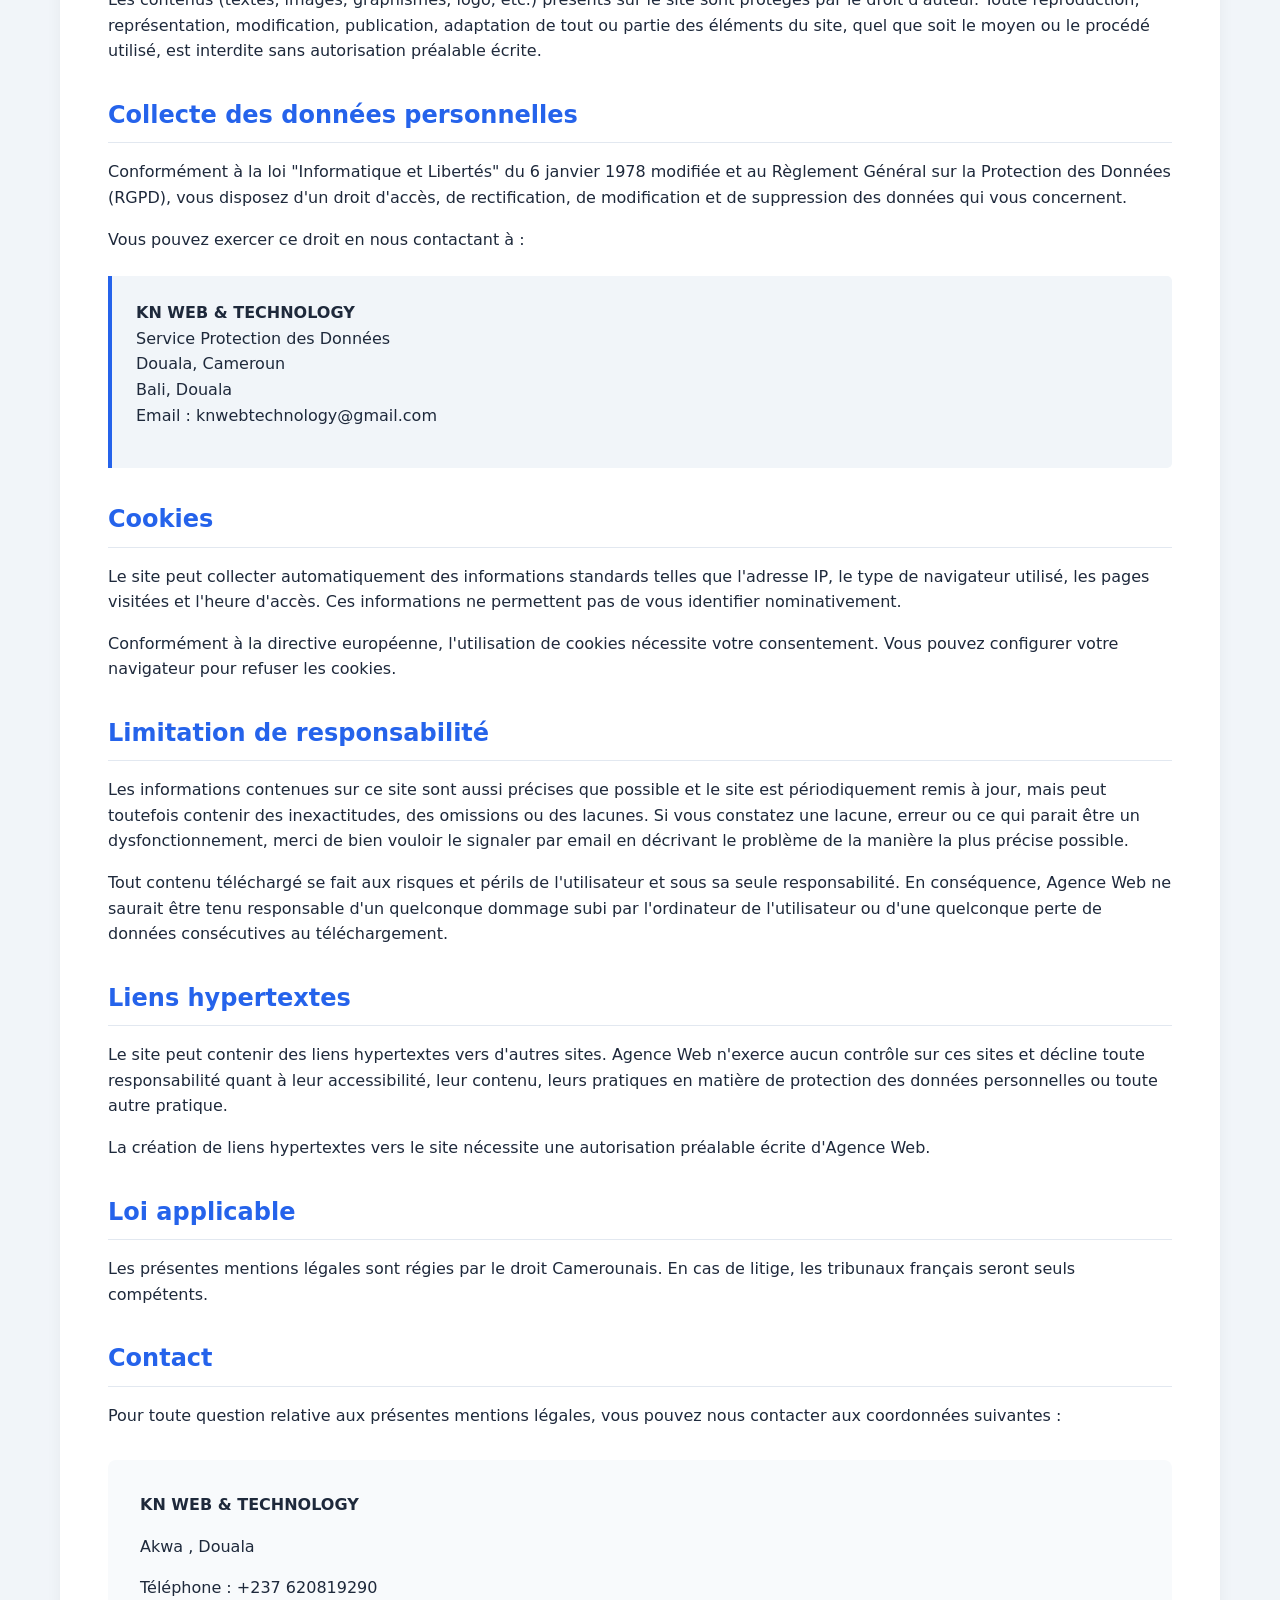
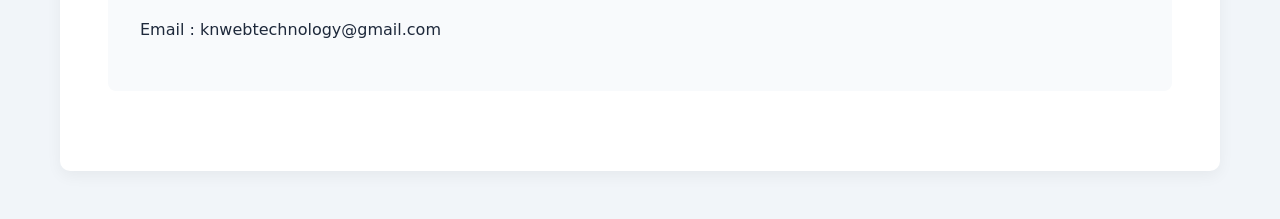
<file: Mention legale.html>
<!DOCTYPE html>
<html lang="fr">
<head>
    <meta charset="UTF-8">
    <meta name="viewport" content="width=device-width, initial-scale=1.0">
    <title>Mentions Légales | Votre Agence Web</title>
    <style>
        :root {
            --primary: #2563eb;
            --primary-dark: #1d4ed8;
            --secondary: #64748b;
            --light: #f8fafc;
            --dark: #1e293b;
            --border: #e2e8f0;
        }
        
        * {
            margin: 0;
            padding: 0;
            box-sizing: border-box;
            font-family: 'Segoe UI', system-ui, -apple-system, sans-serif;
        }
        
        body {
            background-color: #f1f5f9;
            color: var(--dark);
            line-height: 1.6;
        }
        
        .container {
            max-width: 1200px;
            margin: 0 auto;
            padding: 0 20px;
        }
        
        header {
            background-color: white;
            box-shadow: 0 2px 10px rgba(0, 0, 0, 0.05);
            padding: 1.5rem 0;
            position: sticky;
            top: 0;
            z-index: 100;
        }
        
        .header-content {
            display: flex;
            justify-content: space-between;
            align-items: center;
        }
        
        .logo {
            font-size: 1.5rem;
            font-weight: 700;
            color: var(--primary);
            text-decoration: none;
        }
        
        .logo span {
            color: var(--dark);
        }
        
        .hero {
            background: linear-gradient(135deg, var(--primary), var(--primary-dark));
            color: white;
            padding: 4rem 0;
            text-align: center;
            margin-bottom: 3rem;
        }
        
        .hero h1 {
            font-size: 2.5rem;
            margin-bottom: 1rem;
        }
        
        .hero p {
            font-size: 1.2rem;
            max-width: 700px;
            margin: 0 auto;
            opacity: 0.9;
        }
        
        .content {
            background-color: white;
            border-radius: 10px;
            box-shadow: 0 5px 15px rgba(0, 0, 0, 0.05);
            padding: 3rem;
            margin-bottom: 3rem;
        }
        
        h2 {
            color: var(--primary);
            margin: 2rem 0 1rem;
            padding-bottom: 0.5rem;
            border-bottom: 1px solid var(--border);
        }
        
        h2:first-child {
            margin-top: 0;
        }
        
        p {
            margin-bottom: 1rem;
        }
        
        ul, ol {
            margin-left: 1.5rem;
            margin-bottom: 1.5rem;
        }
        
        li {
            margin-bottom: 0.5rem;
        }
        
        .company-info {
            background-color: var(--light);
            padding: 2rem;
            border-radius: 8px;
            margin: 2rem 0;
        }
        
        .highlight {
            background-color: #f1f5f9;
            border-left: 4px solid var(--primary);
            padding: 1.5rem;
            margin: 1.5rem 0;
            border-radius: 0 5px 5px 0;
        }
        
        footer {
            background-color: var(--dark);
            color: white;
            padding: 3rem 0;
            text-align: center;
        }
        
        .footer-content {
            display: flex;
            flex-direction: column;
            align-items: center;
        }
        
        .footer-logo {
            font-size: 1.5rem;
            font-weight: 700;
            color: white;
            margin-bottom: 1rem;
        }
        
        .footer-links {
            display: flex;
            gap: 2rem;
            margin: 1.5rem 0;
        }
        
        .footer-links a {
            color: #cbd5e1;
            text-decoration: none;
            transition: color 0.3s;
        }
        
        .footer-links a:hover {
            color: white;
        }
        
        .copyright {
            color: #94a3b8;
            margin-top: 1.5rem;
            font-size: 0.9rem;
        }
        
        .last-updated {
            background-color: #e2e8f0;
            padding: 0.5rem 1rem;
            border-radius: 5px;
            display: inline-block;
            margin-bottom: 2rem;
            font-size: 0.9rem;
        }
        
        @media (max-width: 768px) {
            .content {
                padding: 2rem;
            }
            
            .hero h1 {
                font-size: 2rem;
            }
            
            .footer-links {
                flex-direction: column;
                gap: 1rem;
            }
        }
    </style>
</head>
<body>

    <section class="hero">
        <div class="container">
            <h1>Mentions Légales</h1>
            <p>Informations légales relatives à notre société et à notre site web</p>
        </div>
    </section>

    <div class="container">
        <div class="last-updated">Dernière mise à jour : 1 janvier 2024</div>
        
        <div class="content">
            <h2>Éditeur du site</h2>
            
            <div class="company-info">
                <p><strong>KN WEB & TECHNOLOGY</strong></p>
                <p>Société par actions simplifiée (SAS) au capital de 500 000FCFA</p>
                <p>RCS Cameroun</p>
                <p>N° TVA Intracommunautaire : CMR</p>
                <p>Siège social :  en cours </p>
                <p>Téléphone : +237 620819290</p>
                <p>Email : knwebtechnology@gmail.com</p>
            </div>

            <h2>Directeur de la publication</h2>
            <p>Monsieur NLOKA VICTOR, Président de la SAS Agence Web</p>
            <p>Email : nlokavictoremmanuel@gmail.com</p>

            <h2>Hébergement du site</h2>
            <p><strong>OVH Cloud</strong></p>
            <p>SAS au capital de 1 000 000 FCFA</p>
            <p>RCS  Douala </p>
            <p>Code APE 2620Z</p>
            <p>N° TVA : CMR  --  </p>
            <p>Siège social : en cours </p>

            <h2>Propriété intellectuelle</h2>
            <p>L'ensemble de ce site relève de la législation française et internationale sur le droit d'auteur et la propriété intellectuelle. Tous les droits de reproduction sont réservés, y compris pour les documents téléchargeables et les représentations iconographiques et photographiques.</p>
            
            <p>La marque "KN WEB & TECHNOLOGY" est une marque déposée. Toute reproduction ou représentation, intégrale ou partielle, de la marque, quels qu'en soient le procédé et le support, est strictement interdite sans autorisation préalable écrite.</p>

            <p>Les contenus (textes, images, graphismes, logo, etc.) présents sur le site sont protégés par le droit d'auteur. Toute reproduction, représentation, modification, publication, adaptation de tout ou partie des éléments du site, quel que soit le moyen ou le procédé utilisé, est interdite sans autorisation préalable écrite.</p>

            <h2>Collecte des données personnelles</h2>
            <p>Conformément à la loi "Informatique et Libertés" du 6 janvier 1978 modifiée et au Règlement Général sur la Protection des Données (RGPD), vous disposez d'un droit d'accès, de rectification, de modification et de suppression des données qui vous concernent.</p>
            
            <p>Vous pouvez exercer ce droit en nous contactant à :</p>
            
            <div class="highlight">
                <p><strong>KN WEB & TECHNOLOGY </strong><br>
                Service Protection des Données<br>
                Douala,  Cameroun<br>
                Bali, Douala<br>
                Email : knwebtechnology@gmail.com</p>
            </div>

            <h2>Cookies</h2>
            <p>Le site peut collecter automatiquement des informations standards telles que l'adresse IP, le type de navigateur utilisé, les pages visitées et l'heure d'accès. Ces informations ne permettent pas de vous identifier nominativement.</p>
            
            <p>Conformément à la directive européenne, l'utilisation de cookies nécessite votre consentement. Vous pouvez configurer votre navigateur pour refuser les cookies.</p>

            <h2>Limitation de responsabilité</h2>
            <p>Les informations contenues sur ce site sont aussi précises que possible et le site est périodiquement remis à jour, mais peut toutefois contenir des inexactitudes, des omissions ou des lacunes. Si vous constatez une lacune, erreur ou ce qui parait être un dysfonctionnement, merci de bien vouloir le signaler par email en décrivant le problème de la manière la plus précise possible.</p>

            <p> Tout contenu téléchargé se fait aux risques et périls de l'utilisateur et sous sa seule responsabilité. En conséquence, Agence Web ne saurait être tenu responsable d'un quelconque dommage subi par l'ordinateur de l'utilisateur ou d'une quelconque perte de données consécutives au téléchargement.</p>

            <h2>Liens hypertextes</h2>
            <p>Le site peut contenir des liens hypertextes vers d'autres sites. Agence Web n'exerce aucun contrôle sur ces sites et décline toute responsabilité quant à leur accessibilité, leur contenu, leurs pratiques en matière de protection des données personnelles ou toute autre pratique.</p>

            <p>La création de liens hypertextes vers le site nécessite une autorisation préalable écrite d'Agence Web.</p>

            <h2>Loi applicable</h2>
            <p>Les présentes mentions légales sont régies par le droit Camerounais. En cas de litige, les tribunaux français seront seuls compétents.</p>

            <h2>Contact</h2>
            <p>Pour toute question relative aux présentes mentions légales, vous pouvez nous contacter aux coordonnées suivantes :</p>
            
            <div class="company-info">
                <p><strong>KN WEB & TECHNOLOGY</strong></p>
                <p>Akwa , Douala</p>
                <p>Téléphone : +237 620819290</p>
                <p>Email : knwebtechnology@gmail.com</p>
            </div>
        </div>
    </div>



    <script>
        // Mise à jour automatique de l'année dans le copyright
        document.querySelector('.copyright').innerHTML = &copy; ${new Date().getFullYear()} Agence Web. Tous droits réservés.;
        
        // Animation simple pour les titres
        document.addEventListener('DOMContentLoaded', function() {
            const headings = document.querySelectorAll('h2');
            headings.forEach(heading => {
                heading.style.opacity = '0';
                heading.style.transform = 'translateY(20px)';
                heading.style.transition = 'opacity 0.5s ease, transform 0.5s ease';
            });
            
            setTimeout(() => {
                headings.forEach(heading => {
                    heading.style.opacity = '1';
                    heading.style.transform = 'translateY(0)';
                });
            }, 300);
        });
    </script>
</body>
</html>
</file>
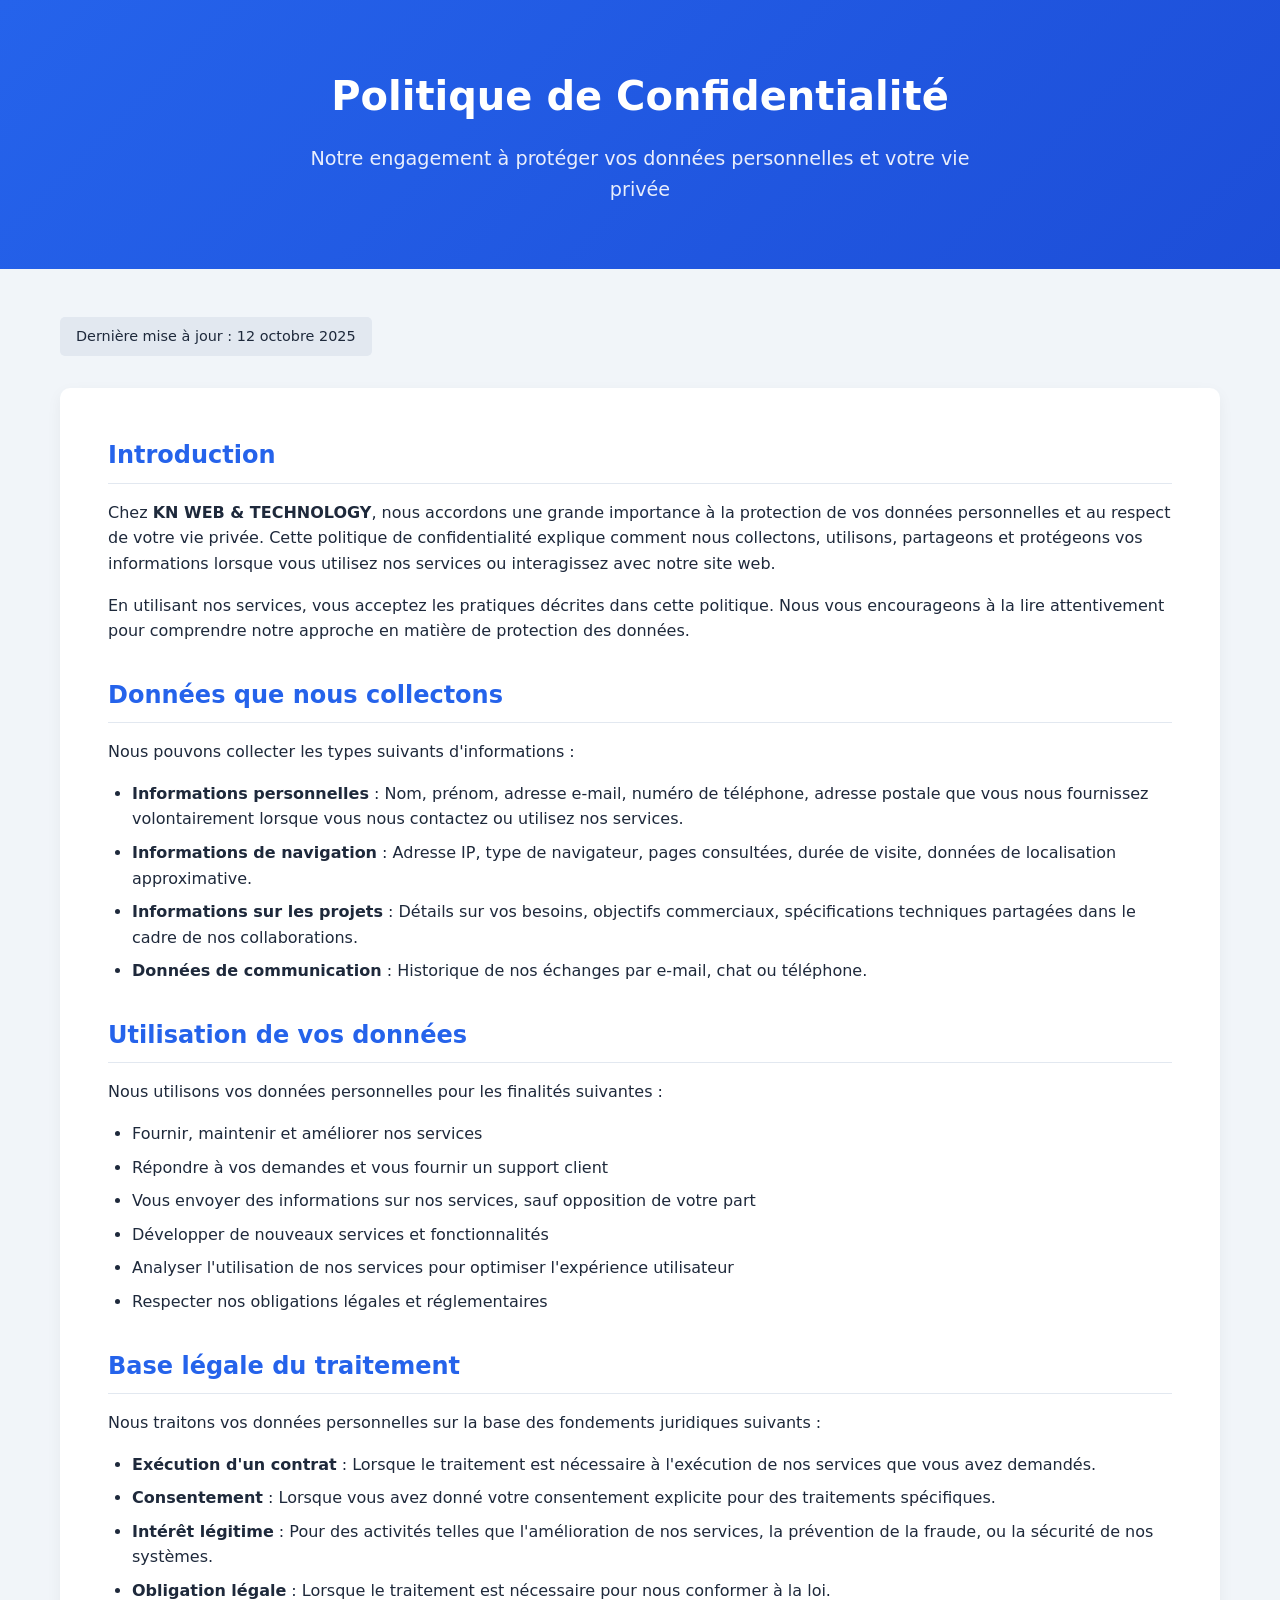
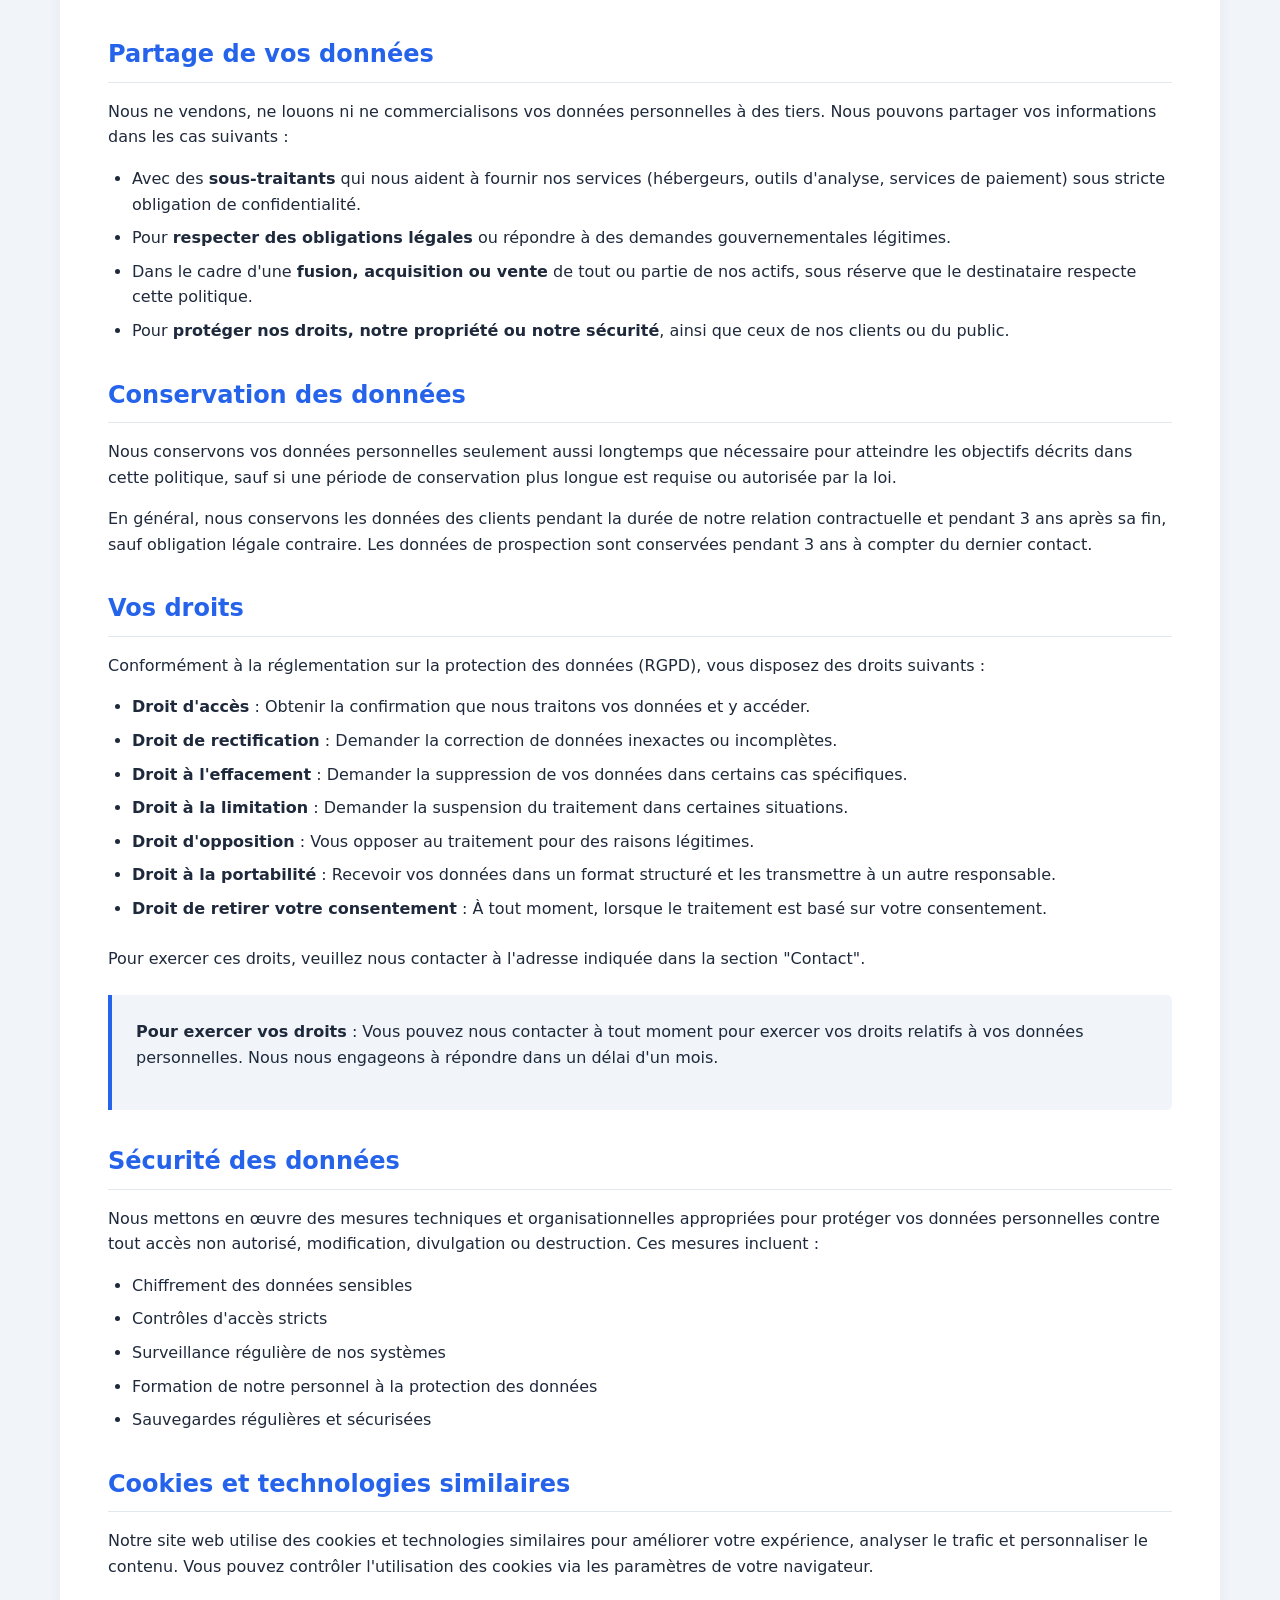
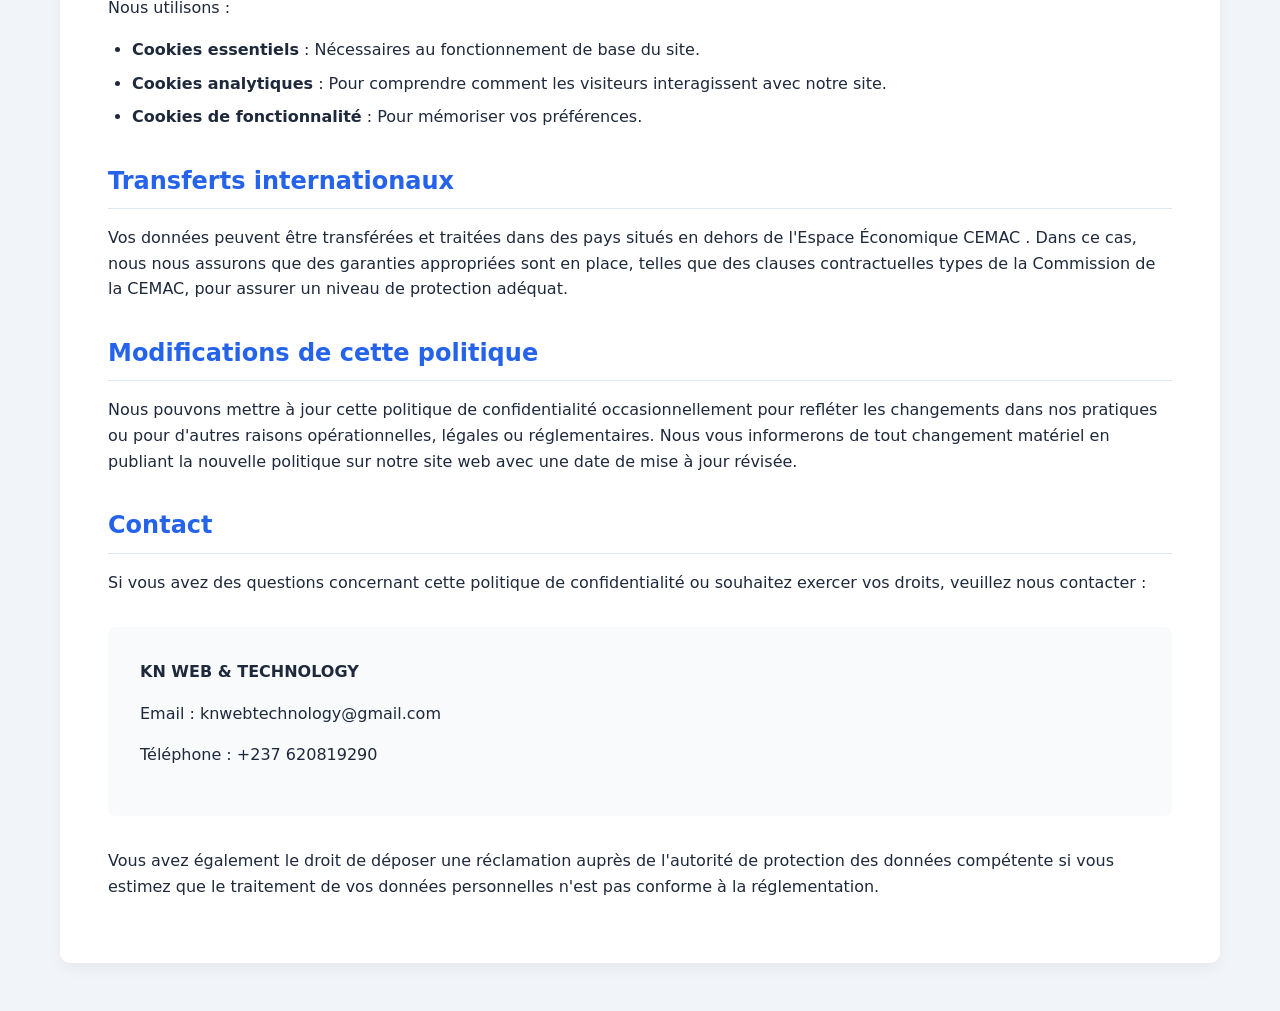
<file: politique de confidentialite.html>
<!DOCTYPE html>
<html lang="fr">
<head>
    <meta charset="UTF-8">
    <meta name="viewport" content="width=device-width, initial-scale=1.0">
    <title>Politique de Confidentialité | Votre Agence Web</title>
    <style>
        :root {
            --primary: #2563eb;
            --primary-dark: #1d4ed8;
            --secondary: #64748b;
            --light: #f8fafc;
            --dark: #1e293b;
            --border: #e2e8f0;
        }
        
        * {
            margin: 0;
            padding: 0;
            box-sizing: border-box;
            font-family: 'Segoe UI', system-ui, -apple-system, sans-serif;
        }
        
        body {
            background-color: #f1f5f9;
            color: var(--dark);
            line-height: 1.6;
        }
        
        .container {
            max-width: 1200px;
            margin: 0 auto;
            padding: 0 20px;
        }
        
        header {
            background-color: white;
            box-shadow: 0 2px 10px rgba(0, 0, 0, 0.05);
            padding: 1.5rem 0;
            position: sticky;
            top: 0;
            z-index: 100;
        }
        
        .header-content {
            display: flex;
            justify-content: space-between;
            align-items: center;
        }
        
        .logo {
            font-size: 1.5rem;
            font-weight: 700;
            color: var(--primary);
            text-decoration: none;
        }
        
        .logo span {
            color: var(--dark);
        }
        
        .hero {
            background: linear-gradient(135deg, var(--primary), var(--primary-dark));
            color: white;
            padding: 4rem 0;
            text-align: center;
            margin-bottom: 3rem;
        }
        
        .hero h1 {
            font-size: 2.5rem;
            margin-bottom: 1rem;
        }
        
        .hero p {
            font-size: 1.2rem;
            max-width: 700px;
            margin: 0 auto;
            opacity: 0.9;
        }
        
        .content {
            background-color: white;
            border-radius: 10px;
            box-shadow: 0 5px 15px rgba(0, 0, 0, 0.05);
            padding: 3rem;
            margin-bottom: 3rem;
        }
        
        h2 {
            color: var(--primary);
            margin: 2rem 0 1rem;
            padding-bottom: 0.5rem;
            border-bottom: 1px solid var(--border);
        }
        
        h2:first-child {
            margin-top: 0;
        }
        
        p {
            margin-bottom: 1rem;
        }
        
        ul, ol {
            margin-left: 1.5rem;
            margin-bottom: 1.5rem;
        }
        
        li {
            margin-bottom: 0.5rem;
        }
        
        .highlight {
            background-color: #f1f5f9;
            border-left: 4px solid var(--primary);
            padding: 1.5rem;
            margin: 1.5rem 0;
            border-radius: 0 5px 5px 0;
        }
        
        .contact-info {
            background-color: var(--light);
            padding: 2rem;
            border-radius: 8px;
            margin: 2rem 0;
        }
        
        footer {
            background-color: var(--dark);
            color: white;
            padding: 3rem 0;
            text-align: center;
        }
        
        .footer-content {
            display: flex;
            flex-direction: column;
            align-items: center;
        }
        
        .footer-logo {
            font-size: 1.5rem;
            font-weight: 700;
            color: white;
            margin-bottom: 1rem;
        }
        
        .footer-links {
            display: flex;
            gap: 2rem;
            margin: 1.5rem 0;
        }
        
        .footer-links a {
            color: #cbd5e1;
            text-decoration: none;
            transition: color 0.3s;
        }
        
        .footer-links a:hover {
            color: white;
        }
        
        .copyright {
            color: #94a3b8;
            margin-top: 1.5rem;
            font-size: 0.9rem;
        }
        
        .last-updated {
            background-color: #e2e8f0;
            padding: 0.5rem 1rem;
            border-radius: 5px;
            display: inline-block;
            margin-bottom: 2rem;
            font-size: 0.9rem;
        }
        
        @media (max-width: 768px) {
            .content {
                padding: 2rem;
            }
            
            .hero h1 {
                font-size: 2rem;
            }
            
            .footer-links {
                flex-direction: column;
                gap: 1rem;
            }
        }
    </style>
</head>
<body>


    <section class="hero">
        <div class="container">
            <h1>Politique de Confidentialité</h1>
            <p>Notre engagement à protéger vos données personnelles et votre vie privée</p>
        </div>
    </section>

    <div class="container">
        <div class="last-updated">Dernière mise à jour : 12 octobre  2025</div>
        
        <div class="content">
            <h2>Introduction</h2>
            <p>Chez <strong>KN WEB & TECHNOLOGY</strong>, nous accordons une grande importance à la protection de vos données personnelles et au respect de votre vie privée. Cette politique de confidentialité explique comment nous collectons, utilisons, partageons et protégeons vos informations lorsque vous utilisez nos services ou interagissez avec notre site web.</p>
            <p>En utilisant nos services, vous acceptez les pratiques décrites dans cette politique. Nous vous encourageons à la lire attentivement pour comprendre notre approche en matière de protection des données.</p>

            <h2>Données que nous collectons</h2>
            <p>Nous pouvons collecter les types suivants d'informations :</p>
            <ul>
                <li><strong>Informations personnelles</strong> : Nom, prénom, adresse e-mail, numéro de téléphone, adresse postale que vous nous fournissez volontairement lorsque vous nous contactez ou utilisez nos services.</li>
                <li><strong>Informations de navigation</strong> : Adresse IP, type de navigateur, pages consultées, durée de visite, données de localisation approximative.</li>
                <li><strong>Informations sur les projets</strong> : Détails sur vos besoins, objectifs commerciaux, spécifications techniques partagées dans le cadre de nos collaborations.</li>
                <li><strong>Données de communication</strong> : Historique de nos échanges par e-mail, chat ou téléphone.</li>
            </ul>

            <h2>Utilisation de vos données</h2>
            <p>Nous utilisons vos données personnelles pour les finalités suivantes :</p>
            <ul>
                <li>Fournir, maintenir et améliorer nos services</li>
                <li>Répondre à vos demandes et vous fournir un support client</li>
                <li>Vous envoyer des informations sur nos services, sauf opposition de votre part</li>
                <li>Développer de nouveaux services et fonctionnalités</li>
                <li>Analyser l'utilisation de nos services pour optimiser l'expérience utilisateur</li>
                <li>Respecter nos obligations légales et réglementaires</li>
            </ul>

            <h2>Base légale du traitement</h2>
            <p>Nous traitons vos données personnelles sur la base des fondements juridiques suivants :</p>
            <ul>
                <li><strong>Exécution d'un contrat</strong> : Lorsque le traitement est nécessaire à l'exécution de nos services que vous avez demandés.</li>
                <li><strong>Consentement</strong> : Lorsque vous avez donné votre consentement explicite pour des traitements spécifiques.</li>
                <li><strong>Intérêt légitime</strong> : Pour des activités telles que l'amélioration de nos services, la prévention de la fraude, ou la sécurité de nos systèmes.</li>
                <li><strong>Obligation légale</strong> : Lorsque le traitement est nécessaire pour nous conformer à la loi.</li>
            </ul>

            <h2>Partage de vos données</h2>
            <p>Nous ne vendons, ne louons ni ne commercialisons vos données personnelles à des tiers. Nous pouvons partager vos informations dans les cas suivants :</p>
            <ul>
                <li>Avec des <strong>sous-traitants</strong> qui nous aident à fournir nos services (hébergeurs, outils d'analyse, services de paiement) sous stricte obligation de confidentialité.</li>
                <li>Pour <strong>respecter des obligations légales</strong> ou répondre à des demandes gouvernementales légitimes.</li>
                <li>Dans le cadre d'une <strong>fusion, acquisition ou vente</strong> de tout ou partie de nos actifs, sous réserve que le destinataire respecte cette politique.</li>
                <li>Pour <strong>protéger nos droits, notre propriété ou notre sécurité</strong>, ainsi que ceux de nos clients ou du public.</li>
            </ul>

            <h2>Conservation des données</h2>
            <p>Nous conservons vos données personnelles seulement aussi longtemps que nécessaire pour atteindre les objectifs décrits dans cette politique, sauf si une période de conservation plus longue est requise ou autorisée par la loi.</p>
            <p>En général, nous conservons les données des clients pendant la durée de notre relation contractuelle et pendant 3 ans après sa fin, sauf obligation légale contraire. Les données de prospection sont conservées pendant 3 ans à compter du dernier contact.</p>

            <h2>Vos droits</h2>
            <p>Conformément à la réglementation sur la protection des données (RGPD), vous disposez des droits suivants :</p>
            <ul>
                <li><strong>Droit d'accès</strong> : Obtenir la confirmation que nous traitons vos données et y accéder.</li>
                <li><strong>Droit de rectification</strong> : Demander la correction de données inexactes ou incomplètes.</li>
                <li><strong>Droit à l'effacement</strong> : Demander la suppression de vos données dans certains cas spécifiques.</li>
                <li><strong>Droit à la limitation</strong> : Demander la suspension du traitement dans certaines situations.</li>
                <li><strong>Droit d'opposition</strong> : Vous opposer au traitement pour des raisons légitimes.</li>
                <li><strong>Droit à la portabilité</strong> : Recevoir vos données dans un format structuré et les transmettre à un autre responsable.</li>
                <li><strong>Droit de retirer votre consentement</strong> : À tout moment, lorsque le traitement est basé sur votre consentement.</li>
            </ul>
            <p>Pour exercer ces droits, veuillez nous contacter à l'adresse indiquée dans la section "Contact".</p>

            <div class="highlight">
                <p><strong>Pour exercer vos droits</strong> : Vous pouvez nous contacter à tout moment pour exercer vos droits relatifs à vos données personnelles. Nous nous engageons à répondre dans un délai d'un mois.</p>
            </div>

            <h2>Sécurité des données</h2>
            <p>Nous mettons en œuvre des mesures techniques et organisationnelles appropriées pour protéger vos données personnelles contre tout accès non autorisé, modification, divulgation ou destruction. Ces mesures incluent :</p>
            <ul>
                <li>Chiffrement des données sensibles</li>
                <li>Contrôles d'accès stricts</li>
                <li>Surveillance régulière de nos systèmes</li>
                <li>Formation de notre personnel à la protection des données</li>
                <li>Sauvegardes régulières et sécurisées</li>
            </ul>

            <h2>Cookies et technologies similaires</h2>
            <p>Notre site web utilise des cookies et technologies similaires pour améliorer votre expérience, analyser le trafic et personnaliser le contenu. Vous pouvez contrôler l'utilisation des cookies via les paramètres de votre navigateur.</p>
            <p>Nous utilisons :</p>
            <ul>
                <li><strong>Cookies essentiels</strong> : Nécessaires au fonctionnement de base du site.</li>
                <li><strong>Cookies analytiques</strong> : Pour comprendre comment les visiteurs interagissent avec notre site.</li>
                <li><strong>Cookies de fonctionnalité</strong> : Pour mémoriser vos préférences.</li>
            </ul>

            <h2>Transferts internationaux</h2>
            <p>Vos données peuvent être transférées et traitées dans des pays situés en dehors de l'Espace Économique CEMAC . Dans ce cas, nous nous assurons que des garanties appropriées sont en place, telles que des clauses contractuelles types de la Commission de la CEMAC, pour assurer un niveau de protection adéquat.</p>

            <h2>Modifications de cette politique</h2>
            <p>Nous pouvons mettre à jour cette politique de confidentialité occasionnellement pour refléter les changements dans nos pratiques ou pour d'autres raisons opérationnelles, légales ou réglementaires. Nous vous informerons de tout changement matériel en publiant la nouvelle politique sur notre site web avec une date de mise à jour révisée.</p>

            <h2>Contact</h2>
            <p>Si vous avez des questions concernant cette politique de confidentialité ou souhaitez exercer vos droits, veuillez nous contacter :</p>
            
            <div class="contact-info">
                <p><strong>KN WEB & TECHNOLOGY</strong></p>
                <p>Email : knwebtechnology@gmail.com</p>
                <p>Téléphone : +237 620819290</p>
            </div>

            <p>Vous avez également le droit de déposer une réclamation auprès de l'autorité de protection des données compétente si vous estimez que le traitement de vos données personnelles n'est pas conforme à la réglementation.</p>
        </div>
    </div>

    <!--<footer>
        <div class="container">
            <div class="footer-content">
                <div class="footer-logo">Agence Web</div>
                <p>Votre partenaire pour des solutions digitales innovantes</p>
                <div class="footer-links">
                    <a href="#">Accueil</a>
                    <a href="#">Services</a>
                    <a href="#">À propos</a>
                    <a href="#">Contact</a>
                </div>
                <div class="copyright">
                    &copy; 2024 Agence Web. Tous droits réservés.
                </div>
            </div>
        </div>
    </footer>-->

    <script>
        // Mise à jour automatique de l'année dans le copyright
        document.querySelector('.copyright').innerHTML = &copy; ${new Date().getFullYear()} Agence Web. Tous droits réservés.;
        
        // Animation simple pour les titres
        document.addEventListener('DOMContentLoaded', function() {
            const headings = document.querySelectorAll('h2');
            headings.forEach(heading => {
                heading.style.opacity = '0';
                heading.style.transform = 'translateY(20px)';
                heading.style.transition = 'opacity 0.5s ease, transform 0.5s ease';
            });
            
            setTimeout(() => {
                headings.forEach(heading => {
                    heading.style.opacity = '1';
                    heading.style.transform = 'translateY(0)';
                });
            }, 300);
        });
    </script>
</body>
</html>
</file>
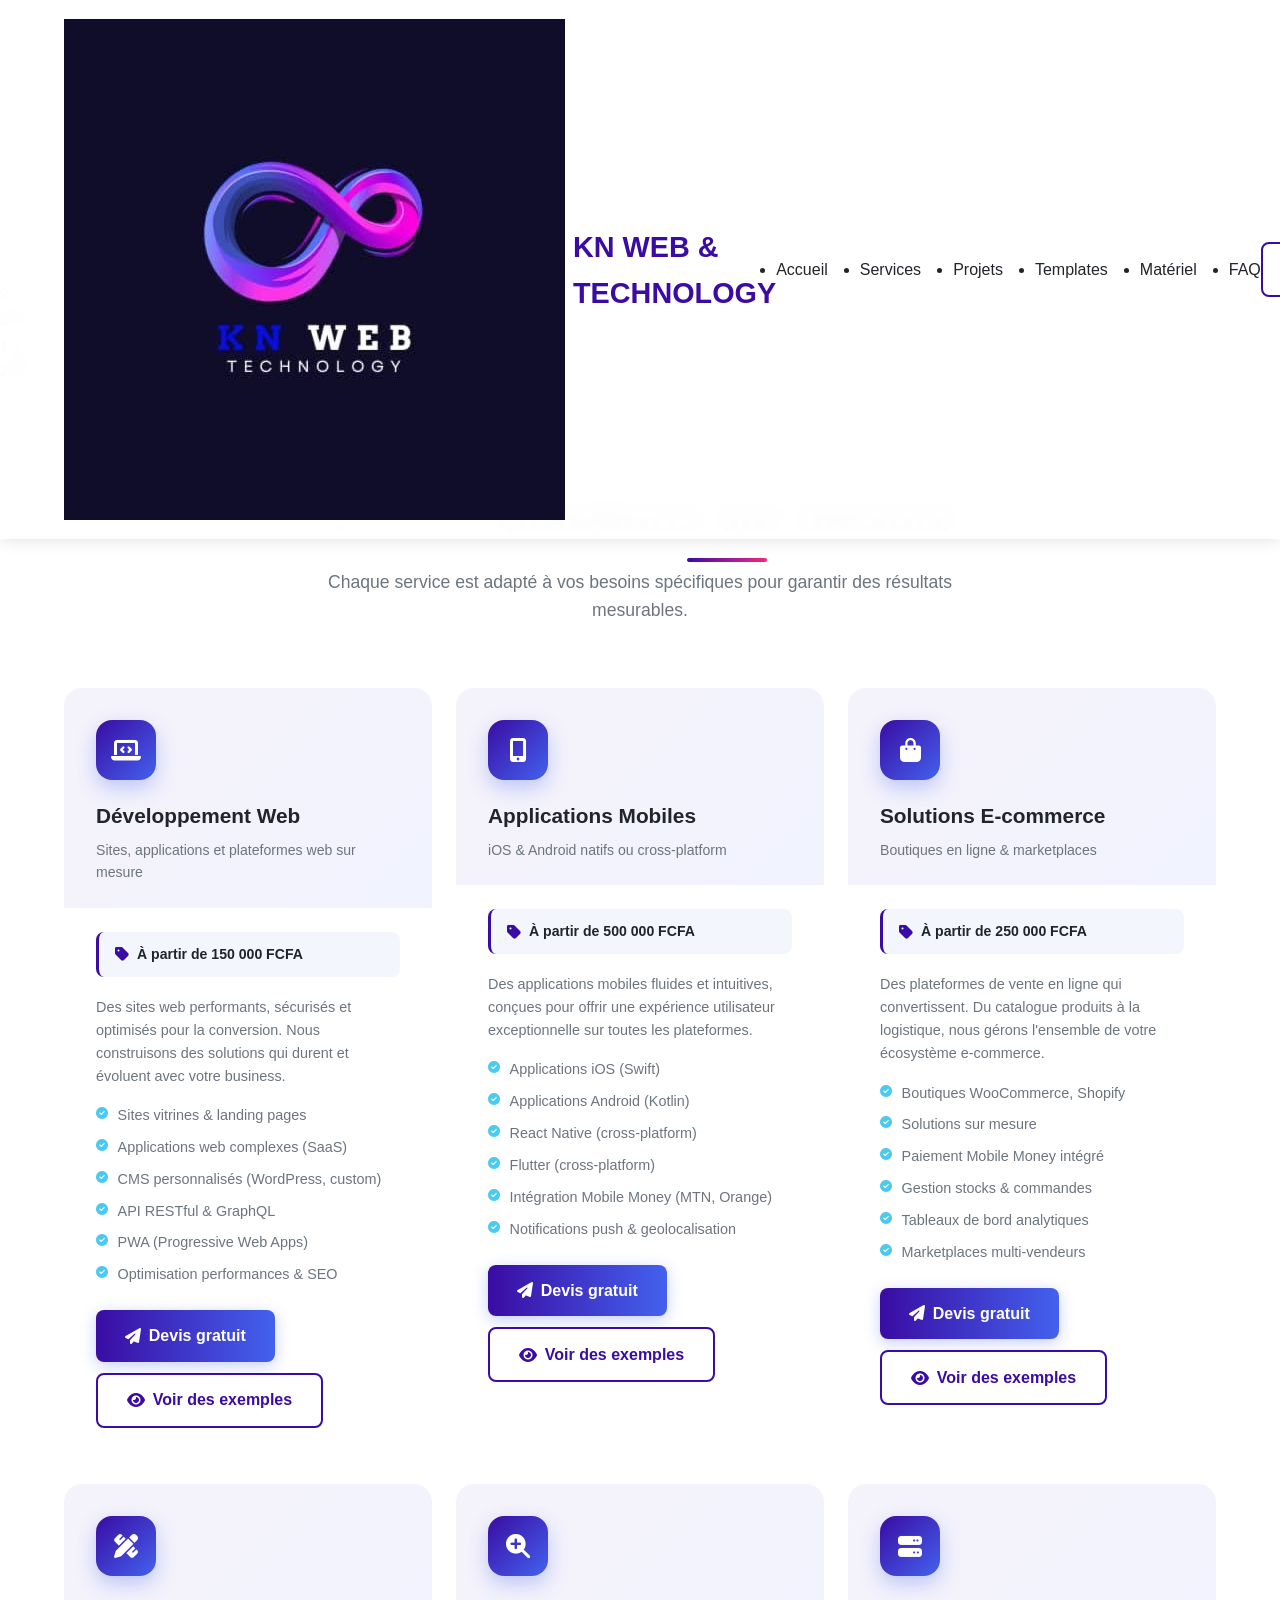
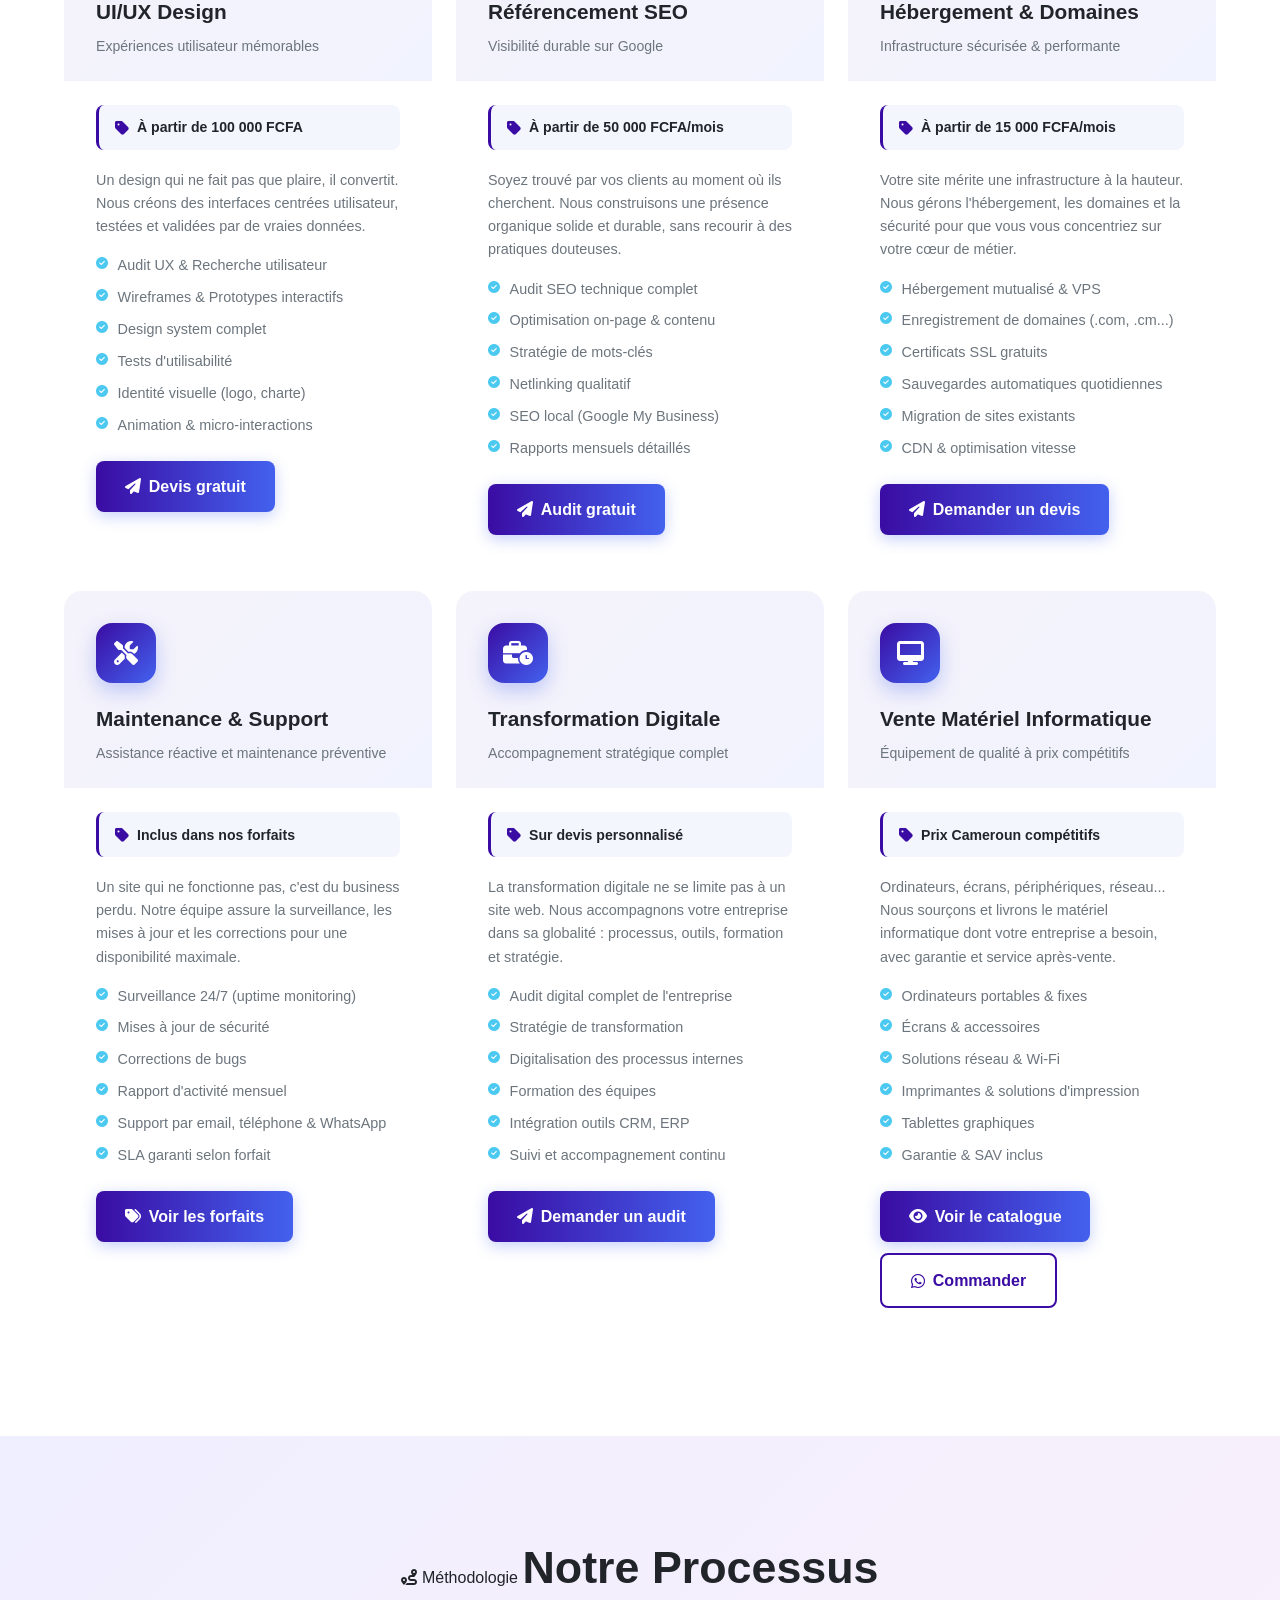
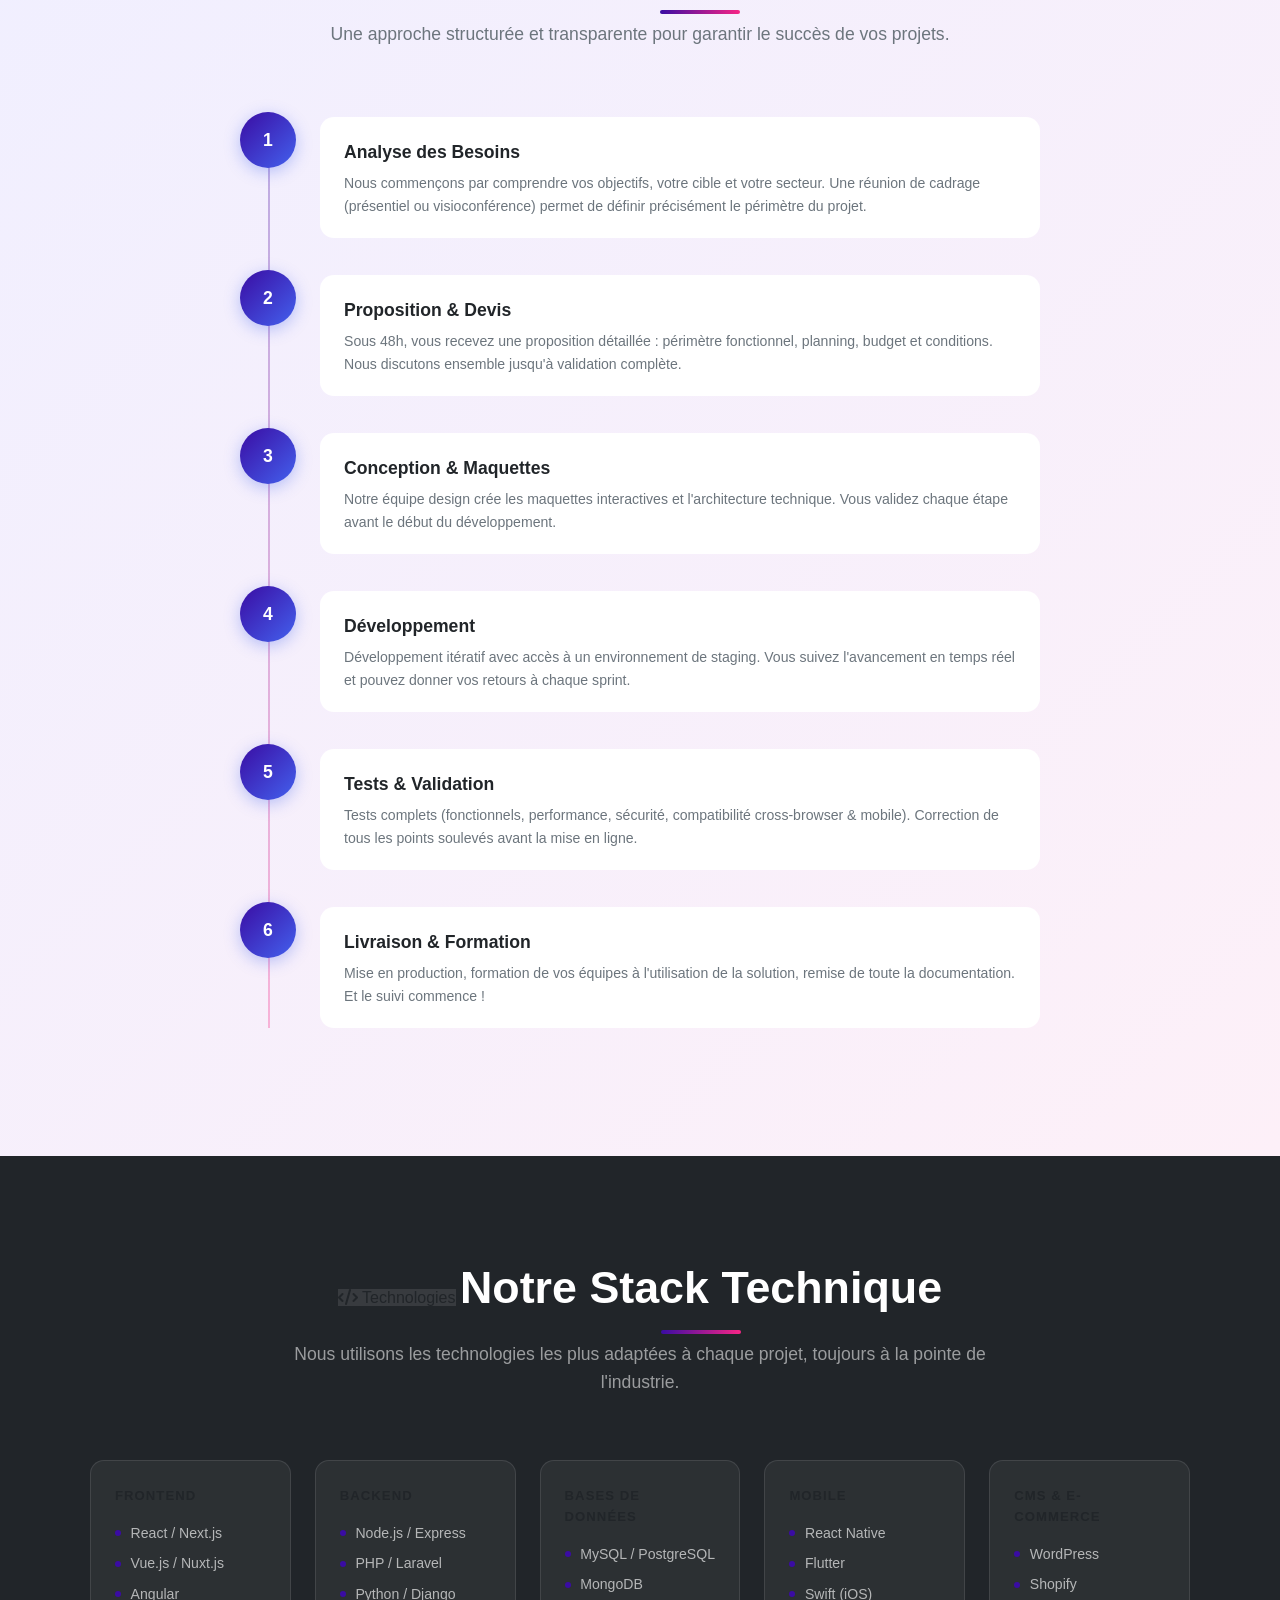
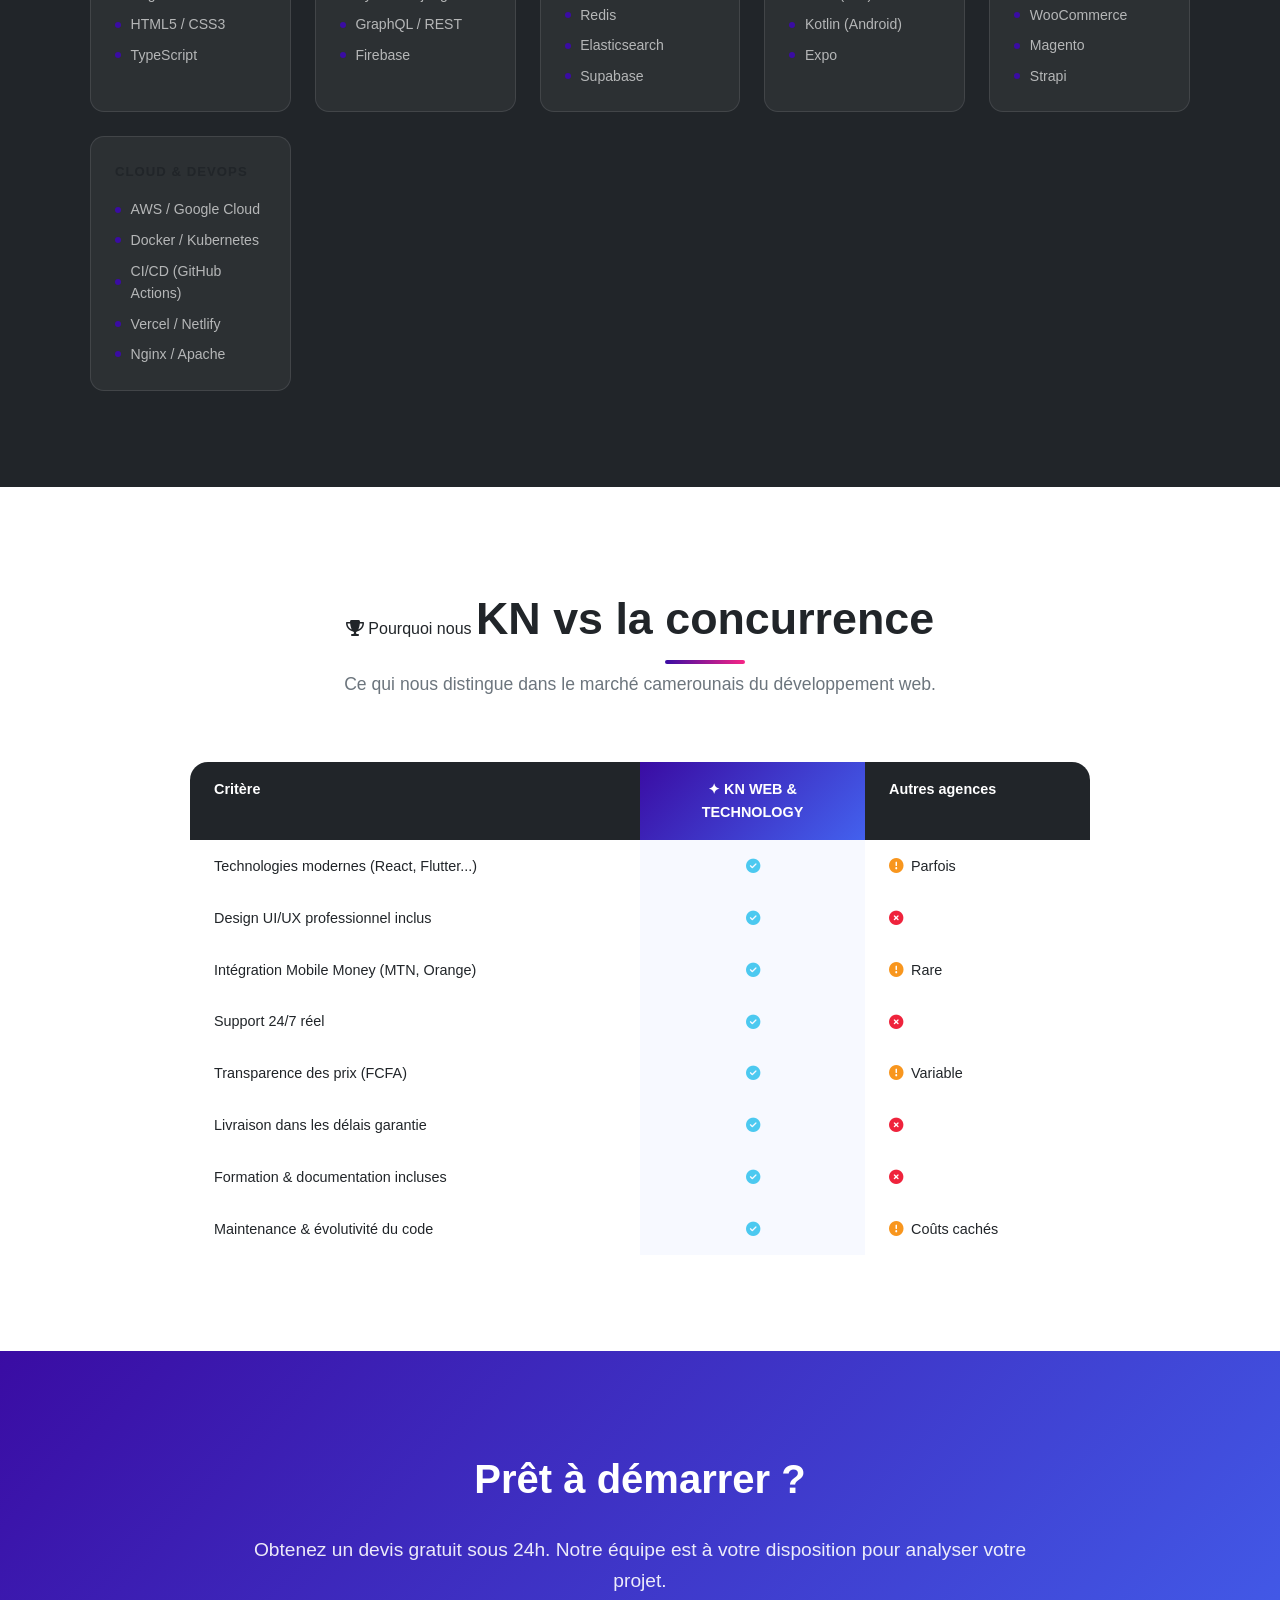
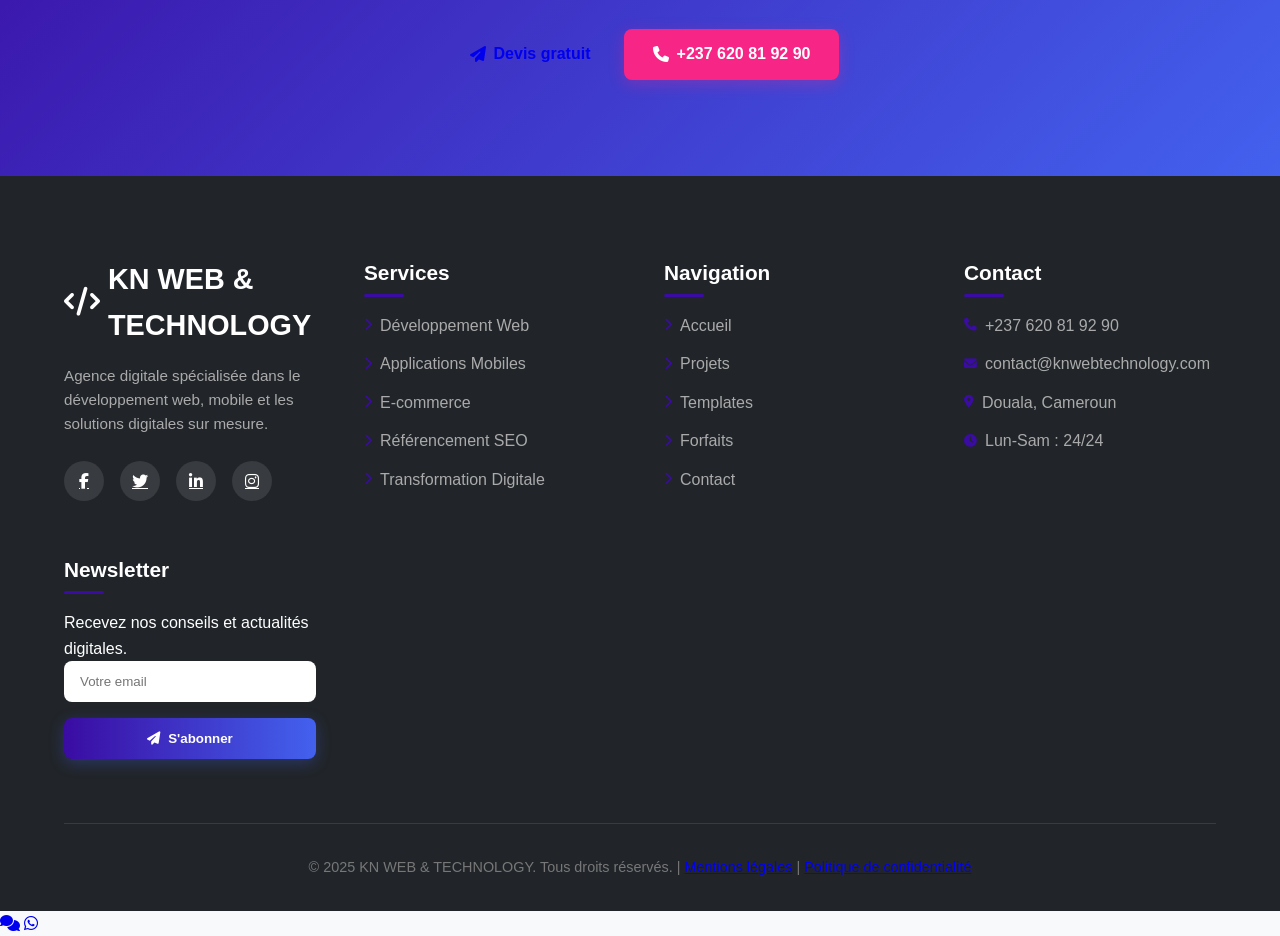
<file: services.html>
<!DOCTYPE html>
<html lang="fr">
<head>
  <meta charset="UTF-8">
  <meta name="viewport" content="width=device-width, initial-scale=1.0">
  <title>Nos Services — KN WEB & TECHNOLOGY</title>
  <link rel="stylesheet" href="https://cdnjs.cloudflare.com/ajax/libs/font-awesome/6.4.0/css/all.min.css">
  <link rel="stylesheet" href="style.css">
  <style>
    /* Services page extra */
    .services-hero-grid {
      display: grid;
      grid-template-columns: repeat(auto-fill, minmax(300px, 1fr));
      gap: 1.5rem;
      max-width: 1300px;
      margin: 0 auto;
    }
    .service-detail-card {
      background: #fff;
      border-radius: 18px;
      overflow: hidden;
      border: 1.5px solid var(--gray-light);
      transition: var(--transition);
    }
    .service-detail-card:hover { box-shadow: var(--shadow-lg); transform: translateY(-6px); border-color: transparent; }
    .service-card-header {
      padding: 2rem 2rem 1.5rem;
      background: linear-gradient(135deg, rgba(58,12,163,.05), rgba(67,97,238,.08));
      border-bottom: 1px solid var(--gray-light);
    }
    .service-card-icon {
      width: 60px; height: 60px;
      background: linear-gradient(135deg, var(--primary), var(--secondary));
      border-radius: 16px;
      display: flex; align-items: center; justify-content: center;
      font-size: 1.5rem; color: #fff;
      margin-bottom: 1.2rem;
      box-shadow: 0 8px 20px rgba(67,97,238,.3);
    }
    .service-card-title { font-size: 1.3rem; margin-bottom: .4rem; }
    .service-card-tagline { color: var(--gray); font-size: .88rem; }
    .service-card-body { padding: 1.5rem 2rem 2rem; }
    .service-price-range {
      display: flex;
      align-items: center;
      gap: .5rem;
      margin-bottom: 1.2rem;
      padding: .7rem 1rem;
      background: rgba(67,97,238,.06);
      border-radius: 8px;
      border-left: 3px solid var(--primary);
    }
    .service-price-range i { color: var(--primary); }
    .service-price-range span { font-size: .88rem; color: var(--dark); font-weight: 600; }
    .service-features-list { list-style: none; display: flex; flex-direction: column; gap: .55rem; margin-bottom: 1.5rem; }
    .service-features-list li { display: flex; align-items: flex-start; gap: .6rem; font-size: .9rem; color: var(--gray); }
    .service-features-list li i { color: var(--success); margin-top: 3px; font-size: .75rem; flex-shrink: 0; }
    .service-card-footer { display: flex; gap: .7rem; flex-wrap: wrap; }

    /* Technology stack */
    #tech-stack { background: var(--dark); }
    #tech-stack .section-title, #tech-stack .section-tag { color: #fff; }
    #tech-stack .section-subtitle { color: rgba(255,255,255,.55); }
    .tech-grid {
      display: grid;
      grid-template-columns: repeat(auto-fill, minmax(200px, 1fr));
      gap: 1.5rem;
      max-width: 1100px;
      margin: 0 auto;
    }
    .tech-category {
      background: rgba(255,255,255,.05);
      border: 1px solid rgba(255,255,255,.1);
      border-radius: 14px;
      padding: 1.5rem;
      transition: var(--transition);
    }
    .tech-category:hover { background: rgba(255,255,255,.08); border-color: var(--secondary); }
    .tech-category h4 {
      font-size: .82rem;
      text-transform: uppercase;
      letter-spacing: .08em;
      color: var(--accent2);
      margin-bottom: 1rem;
      font-weight: 700;
    }
    .tech-items { display: flex; flex-direction: column; gap: .5rem; }
    .tech-item {
      display: flex; align-items: center; gap: .6rem;
      font-size: .88rem; color: rgba(255,255,255,.65);
    }
    .tech-dot { width: 6px; height: 6px; border-radius: 50%; background: var(--primary); flex-shrink: 0; }

    /* Process timeline */
    .process-timeline {
      max-width: 800px;
      margin: 0 auto;
      position: relative;
    }
    .process-timeline::before {
      content: '';
      position: absolute;
      left: 28px; top: 0; bottom: 0;
      width: 2px;
      background: linear-gradient(to bottom, var(--primary), var(--accent));
      opacity: .3;
    }
    .timeline-step {
      display: flex;
      gap: 1.5rem;
      margin-bottom: 2rem;
      position: relative;
    }
    .timeline-number {
      width: 56px; height: 56px;
      background: linear-gradient(135deg, var(--primary), var(--secondary));
      border-radius: 50%;
      display: flex; align-items: center; justify-content: center;
      font-weight: 800; font-size: 1.1rem; color: #fff;
      flex-shrink: 0;
      box-shadow: 0 4px 16px rgba(67,97,238,.35);
      z-index: 1;
    }
    .timeline-content {
      flex: 1;
      background: #fff;
      border-radius: 14px;
      padding: 1.3rem 1.5rem;
      border: 1.5px solid var(--gray-light);
      margin-top: .3rem;
    }
    .timeline-content h3 { font-size: 1.1rem; margin-bottom: .4rem; }
    .timeline-content p { color: var(--gray); font-size: .88rem; }

    /* Why us comparison */
    .comparison-table {
      max-width: 900px;
      margin: 0 auto;
      background: #fff;
      border-radius: 18px;
      overflow: hidden;
      border: 1.5px solid var(--gray-light);
      box-shadow: var(--shadow);
    }
    .comparison-header {
      display: grid;
      grid-template-columns: 2fr 1fr 1fr;
      background: var(--dark);
      color: #fff;
    }
    .comparison-header div { padding: 1rem 1.5rem; font-weight: 700; font-size: .9rem; }
    .comparison-header .kn-col { background: linear-gradient(135deg, var(--primary), var(--secondary)); text-align: center; }
    .comparison-row {
      display: grid;
      grid-template-columns: 2fr 1fr 1fr;
      border-bottom: 1px solid var(--gray-light);
    }
    .comparison-row:last-child { border-bottom: none; }
    .comparison-row div { padding: .9rem 1.5rem; font-size: .9rem; display: flex; align-items: center; gap: .5rem; }
    .comparison-row .kn-col { justify-content: center; background: rgba(67,97,238,.04); }
    .comparison-row .check { color: var(--success); }
    .comparison-row .cross { color: var(--danger); }
    .comparison-row .partial { color: var(--warning); }
  </style>
</head>
<body>

<!-- ── Navigation ── -->
<div class="nav-container">
  <nav>
    <a href="index.html" class="logo">
      <img src="KN WEB TECHNOLOGY.jpg" alt="KN Logo">
      <div class="logo-wordmark">
        <span class="logo-kn">KN WEB</span>
        <span class="logo-amp">&</span>
        <span class="logo-tech">TECHNOLOGY</span>
      </div>
    </a>
    <ul class="nav-links" id="navLinks">
      <li><a href="index.html">Accueil</a></li>
      <li><a href="services.html" class="active">Services</a></li>
      <li><a href="projets.html">Projets</a></li>
      <li><a href="index.html#templates">Templates</a></li>
      <li><a href="index.html#hardware">Matériel</a></li>
      <li><a href="index.html#faq">FAQ</a></li>
    </ul>
    <div class="nav-actions">
      <a href="index.html#contact" class="btn btn-secondary">Contact</a>
    </div>
    <button class="hamburger" id="hamburger"><i class="fas fa-bars"></i></button>
  </nav>
</div>

<!-- ── Page Hero ── -->
<section class="page-hero">
  <div class="page-hero-content">
    <div class="breadcrumb">
      <a href="index.html">Accueil</a><span>/</span><span>Services</span>
    </div>
    <h1>Nos <span style="color:var(--accent2)">Services</span></h1>
    <p>Des solutions digitales complètes, conçues pour propulser votre entreprise à l'ère numérique. De la conception à la mise en ligne, nous sommes à vos côtés.</p>
  </div>
</section>

<!-- Stats bar -->
<div class="stats-bar">
  <div class="stats-inner">
    <div class="stat-item"><strong>9</strong><span>Services proposés</span></div>
    <div class="stat-item"><strong>50+</strong><span>Projets livrés</span></div>
    <div class="stat-item"><strong>15+</strong><span>Technologies maîtrisées</span></div>
    <div class="stat-item"><strong>24/7</strong><span>Support disponible</span></div>
  </div>
</div>

<!-- ── Services Grid ── -->
<section id="services" style="background:#fff;">
  <div class="section-header">
    <span class="section-tag"><i class="fas fa-cogs"></i> Ce que nous faisons</span>
    <h2 class="section-title">Solutions <span class="gradient-text">sur mesure</span></h2>
    <p class="section-subtitle">Chaque service est adapté à vos besoins spécifiques pour garantir des résultats mesurables.</p>
  </div>

  <div class="services-hero-grid">

    <!-- Développement Web -->
    <div class="service-detail-card" id="web">
      <div class="service-card-header">
        <div class="service-card-icon"><i class="fas fa-laptop-code"></i></div>
        <h3 class="service-card-title">Développement Web</h3>
        <p class="service-card-tagline">Sites, applications et plateformes web sur mesure</p>
      </div>
      <div class="service-card-body">
        <div class="service-price-range"><i class="fas fa-tag"></i><span>À partir de 150 000 FCFA</span></div>
        <p style="color:var(--gray);font-size:.9rem;margin-bottom:1rem;">Des sites web performants, sécurisés et optimisés pour la conversion. Nous construisons des solutions qui durent et évoluent avec votre business.</p>
        <ul class="service-features-list">
          <li><i class="fas fa-check-circle"></i> Sites vitrines & landing pages</li>
          <li><i class="fas fa-check-circle"></i> Applications web complexes (SaaS)</li>
          <li><i class="fas fa-check-circle"></i> CMS personnalisés (WordPress, custom)</li>
          <li><i class="fas fa-check-circle"></i> API RESTful & GraphQL</li>
          <li><i class="fas fa-check-circle"></i> PWA (Progressive Web Apps)</li>
          <li><i class="fas fa-check-circle"></i> Optimisation performances & SEO</li>
        </ul>
        <div class="service-card-footer">
          <a href="index.html#contact" class="btn btn-primary"><i class="fas fa-paper-plane"></i> Devis gratuit</a>
          <a href="projets.html" class="btn btn-secondary"><i class="fas fa-eye"></i> Voir des exemples</a>
        </div>
      </div>
    </div>

    <!-- Applications Mobiles -->
    <div class="service-detail-card" id="mobile">
      <div class="service-card-header">
        <div class="service-card-icon"><i class="fas fa-mobile-alt"></i></div>
        <h3 class="service-card-title">Applications Mobiles</h3>
        <p class="service-card-tagline">iOS & Android natifs ou cross-platform</p>
      </div>
      <div class="service-card-body">
        <div class="service-price-range"><i class="fas fa-tag"></i><span>À partir de 500 000 FCFA</span></div>
        <p style="color:var(--gray);font-size:.9rem;margin-bottom:1rem;">Des applications mobiles fluides et intuitives, conçues pour offrir une expérience utilisateur exceptionnelle sur toutes les plateformes.</p>
        <ul class="service-features-list">
          <li><i class="fas fa-check-circle"></i> Applications iOS (Swift)</li>
          <li><i class="fas fa-check-circle"></i> Applications Android (Kotlin)</li>
          <li><i class="fas fa-check-circle"></i> React Native (cross-platform)</li>
          <li><i class="fas fa-check-circle"></i> Flutter (cross-platform)</li>
          <li><i class="fas fa-check-circle"></i> Intégration Mobile Money (MTN, Orange)</li>
          <li><i class="fas fa-check-circle"></i> Notifications push & geolocalisation</li>
        </ul>
        <div class="service-card-footer">
          <a href="index.html#contact" class="btn btn-primary"><i class="fas fa-paper-plane"></i> Devis gratuit</a>
          <a href="projets.html" class="btn btn-secondary"><i class="fas fa-eye"></i> Voir des exemples</a>
        </div>
      </div>
    </div>

    <!-- E-commerce -->
    <div class="service-detail-card" id="ecommerce">
      <div class="service-card-header">
        <div class="service-card-icon"><i class="fas fa-shopping-bag"></i></div>
        <h3 class="service-card-title">Solutions E-commerce</h3>
        <p class="service-card-tagline">Boutiques en ligne & marketplaces</p>
      </div>
      <div class="service-card-body">
        <div class="service-price-range"><i class="fas fa-tag"></i><span>À partir de 250 000 FCFA</span></div>
        <p style="color:var(--gray);font-size:.9rem;margin-bottom:1rem;">Des plateformes de vente en ligne qui convertissent. Du catalogue produits à la logistique, nous gérons l'ensemble de votre écosystème e-commerce.</p>
        <ul class="service-features-list">
          <li><i class="fas fa-check-circle"></i> Boutiques WooCommerce, Shopify</li>
          <li><i class="fas fa-check-circle"></i> Solutions sur mesure</li>
          <li><i class="fas fa-check-circle"></i> Paiement Mobile Money intégré</li>
          <li><i class="fas fa-check-circle"></i> Gestion stocks & commandes</li>
          <li><i class="fas fa-check-circle"></i> Tableaux de bord analytiques</li>
          <li><i class="fas fa-check-circle"></i> Marketplaces multi-vendeurs</li>
        </ul>
        <div class="service-card-footer">
          <a href="index.html#contact" class="btn btn-primary"><i class="fas fa-paper-plane"></i> Devis gratuit</a>
          <a href="projets.html?filter=ecommerce" class="btn btn-secondary"><i class="fas fa-eye"></i> Voir des exemples</a>
        </div>
      </div>
    </div>

    <!-- UI/UX Design -->
    <div class="service-detail-card" id="design">
      <div class="service-card-header">
        <div class="service-card-icon"><i class="fas fa-pencil-ruler"></i></div>
        <h3 class="service-card-title">UI/UX Design</h3>
        <p class="service-card-tagline">Expériences utilisateur mémorables</p>
      </div>
      <div class="service-card-body">
        <div class="service-price-range"><i class="fas fa-tag"></i><span>À partir de 100 000 FCFA</span></div>
        <p style="color:var(--gray);font-size:.9rem;margin-bottom:1rem;">Un design qui ne fait pas que plaire, il convertit. Nous créons des interfaces centrées utilisateur, testées et validées par de vraies données.</p>
        <ul class="service-features-list">
          <li><i class="fas fa-check-circle"></i> Audit UX & Recherche utilisateur</li>
          <li><i class="fas fa-check-circle"></i> Wireframes & Prototypes interactifs</li>
          <li><i class="fas fa-check-circle"></i> Design system complet</li>
          <li><i class="fas fa-check-circle"></i> Tests d'utilisabilité</li>
          <li><i class="fas fa-check-circle"></i> Identité visuelle (logo, charte)</li>
          <li><i class="fas fa-check-circle"></i> Animation & micro-interactions</li>
        </ul>
        <div class="service-card-footer">
          <a href="index.html#contact" class="btn btn-primary"><i class="fas fa-paper-plane"></i> Devis gratuit</a>
        </div>
      </div>
    </div>

    <!-- SEO -->
    <div class="service-detail-card" id="seo">
      <div class="service-card-header">
        <div class="service-card-icon"><i class="fas fa-search-plus"></i></div>
        <h3 class="service-card-title">Référencement SEO</h3>
        <p class="service-card-tagline">Visibilité durable sur Google</p>
      </div>
      <div class="service-card-body">
        <div class="service-price-range"><i class="fas fa-tag"></i><span>À partir de 50 000 FCFA/mois</span></div>
        <p style="color:var(--gray);font-size:.9rem;margin-bottom:1rem;">Soyez trouvé par vos clients au moment où ils cherchent. Nous construisons une présence organique solide et durable, sans recourir à des pratiques douteuses.</p>
        <ul class="service-features-list">
          <li><i class="fas fa-check-circle"></i> Audit SEO technique complet</li>
          <li><i class="fas fa-check-circle"></i> Optimisation on-page & contenu</li>
          <li><i class="fas fa-check-circle"></i> Stratégie de mots-clés</li>
          <li><i class="fas fa-check-circle"></i> Netlinking qualitatif</li>
          <li><i class="fas fa-check-circle"></i> SEO local (Google My Business)</li>
          <li><i class="fas fa-check-circle"></i> Rapports mensuels détaillés</li>
        </ul>
        <div class="service-card-footer">
          <a href="index.html#contact" class="btn btn-primary"><i class="fas fa-paper-plane"></i> Audit gratuit</a>
        </div>
      </div>
    </div>

    <!-- Hébergement -->
    <div class="service-detail-card" id="hosting">
      <div class="service-card-header">
        <div class="service-card-icon"><i class="fas fa-server"></i></div>
        <h3 class="service-card-title">Hébergement & Domaines</h3>
        <p class="service-card-tagline">Infrastructure sécurisée & performante</p>
      </div>
      <div class="service-card-body">
        <div class="service-price-range"><i class="fas fa-tag"></i><span>À partir de 15 000 FCFA/mois</span></div>
        <p style="color:var(--gray);font-size:.9rem;margin-bottom:1rem;">Votre site mérite une infrastructure à la hauteur. Nous gérons l'hébergement, les domaines et la sécurité pour que vous vous concentriez sur votre cœur de métier.</p>
        <ul class="service-features-list">
          <li><i class="fas fa-check-circle"></i> Hébergement mutualisé & VPS</li>
          <li><i class="fas fa-check-circle"></i> Enregistrement de domaines (.com, .cm...)</li>
          <li><i class="fas fa-check-circle"></i> Certificats SSL gratuits</li>
          <li><i class="fas fa-check-circle"></i> Sauvegardes automatiques quotidiennes</li>
          <li><i class="fas fa-check-circle"></i> Migration de sites existants</li>
          <li><i class="fas fa-check-circle"></i> CDN & optimisation vitesse</li>
        </ul>
        <div class="service-card-footer">
          <a href="index.html#contact" class="btn btn-primary"><i class="fas fa-paper-plane"></i> Demander un devis</a>
        </div>
      </div>
    </div>

    <!-- Maintenance -->
    <div class="service-detail-card" id="maintenance">
      <div class="service-card-header">
        <div class="service-card-icon"><i class="fas fa-tools"></i></div>
        <h3 class="service-card-title">Maintenance & Support</h3>
        <p class="service-card-tagline">Assistance réactive et maintenance préventive</p>
      </div>
      <div class="service-card-body">
        <div class="service-price-range"><i class="fas fa-tag"></i><span>Inclus dans nos forfaits</span></div>
        <p style="color:var(--gray);font-size:.9rem;margin-bottom:1rem;">Un site qui ne fonctionne pas, c'est du business perdu. Notre équipe assure la surveillance, les mises à jour et les corrections pour une disponibilité maximale.</p>
        <ul class="service-features-list">
          <li><i class="fas fa-check-circle"></i> Surveillance 24/7 (uptime monitoring)</li>
          <li><i class="fas fa-check-circle"></i> Mises à jour de sécurité</li>
          <li><i class="fas fa-check-circle"></i> Corrections de bugs</li>
          <li><i class="fas fa-check-circle"></i> Rapport d'activité mensuel</li>
          <li><i class="fas fa-check-circle"></i> Support par email, téléphone & WhatsApp</li>
          <li><i class="fas fa-check-circle"></i> SLA garanti selon forfait</li>
        </ul>
        <div class="service-card-footer">
          <a href="index.html#pricing" class="btn btn-primary"><i class="fas fa-tags"></i> Voir les forfaits</a>
        </div>
      </div>
    </div>

    <!-- Transformation Digitale -->
    <div class="service-detail-card" id="digital">
      <div class="service-card-header">
        <div class="service-card-icon"><i class="fas fa-business-time"></i></div>
        <h3 class="service-card-title">Transformation Digitale</h3>
        <p class="service-card-tagline">Accompagnement stratégique complet</p>
      </div>
      <div class="service-card-body">
        <div class="service-price-range"><i class="fas fa-tag"></i><span>Sur devis personnalisé</span></div>
        <p style="color:var(--gray);font-size:.9rem;margin-bottom:1rem;">La transformation digitale ne se limite pas à un site web. Nous accompagnons votre entreprise dans sa globalité : processus, outils, formation et stratégie.</p>
        <ul class="service-features-list">
          <li><i class="fas fa-check-circle"></i> Audit digital complet de l'entreprise</li>
          <li><i class="fas fa-check-circle"></i> Stratégie de transformation</li>
          <li><i class="fas fa-check-circle"></i> Digitalisation des processus internes</li>
          <li><i class="fas fa-check-circle"></i> Formation des équipes</li>
          <li><i class="fas fa-check-circle"></i> Intégration outils CRM, ERP</li>
          <li><i class="fas fa-check-circle"></i> Suivi et accompagnement continu</li>
        </ul>
        <div class="service-card-footer">
          <a href="index.html#contact" class="btn btn-primary"><i class="fas fa-paper-plane"></i> Demander un audit</a>
        </div>
      </div>
    </div>

    <!-- Matériel Informatique -->
    <div class="service-detail-card" id="hardware-service">
      <div class="service-card-header">
        <div class="service-card-icon"><i class="fas fa-desktop"></i></div>
        <h3 class="service-card-title">Vente Matériel Informatique</h3>
        <p class="service-card-tagline">Équipement de qualité à prix compétitifs</p>
      </div>
      <div class="service-card-body">
        <div class="service-price-range"><i class="fas fa-tag"></i><span>Prix Cameroun compétitifs</span></div>
        <p style="color:var(--gray);font-size:.9rem;margin-bottom:1rem;">Ordinateurs, écrans, périphériques, réseau... Nous sourçons et livrons le matériel informatique dont votre entreprise a besoin, avec garantie et service après-vente.</p>
        <ul class="service-features-list">
          <li><i class="fas fa-check-circle"></i> Ordinateurs portables & fixes</li>
          <li><i class="fas fa-check-circle"></i> Écrans & accessoires</li>
          <li><i class="fas fa-check-circle"></i> Solutions réseau & Wi-Fi</li>
          <li><i class="fas fa-check-circle"></i> Imprimantes & solutions d'impression</li>
          <li><i class="fas fa-check-circle"></i> Tablettes graphiques</li>
          <li><i class="fas fa-check-circle"></i> Garantie & SAV inclus</li>
        </ul>
        <div class="service-card-footer">
          <a href="index.html#hardware" class="btn btn-primary"><i class="fas fa-eye"></i> Voir le catalogue</a>
          <a href="https://wa.me/237620819290" class="btn btn-secondary"><i class="fab fa-whatsapp"></i> Commander</a>
        </div>
      </div>
    </div>

  </div>
</section>

<!-- ── Process ── -->
<section id="process" style="background:linear-gradient(135deg,#f0efff,#fdf0f8);">
  <div class="section-header">
    <span class="section-tag"><i class="fas fa-route"></i> Méthodologie</span>
    <h2 class="section-title">Notre <span class="gradient-text">Processus</span></h2>
    <p class="section-subtitle">Une approche structurée et transparente pour garantir le succès de vos projets.</p>
  </div>
  <div class="process-timeline">
    <div class="timeline-step">
      <div class="timeline-number">1</div>
      <div class="timeline-content">
        <h3>Analyse des Besoins</h3>
        <p>Nous commençons par comprendre vos objectifs, votre cible et votre secteur. Une réunion de cadrage (présentiel ou visioconférence) permet de définir précisément le périmètre du projet.</p>
      </div>
    </div>
    <div class="timeline-step">
      <div class="timeline-number">2</div>
      <div class="timeline-content">
        <h3>Proposition & Devis</h3>
        <p>Sous 48h, vous recevez une proposition détaillée : périmètre fonctionnel, planning, budget et conditions. Nous discutons ensemble jusqu'à validation complète.</p>
      </div>
    </div>
    <div class="timeline-step">
      <div class="timeline-number">3</div>
      <div class="timeline-content">
        <h3>Conception & Maquettes</h3>
        <p>Notre équipe design crée les maquettes interactives et l'architecture technique. Vous validez chaque étape avant le début du développement.</p>
      </div>
    </div>
    <div class="timeline-step">
      <div class="timeline-number">4</div>
      <div class="timeline-content">
        <h3>Développement</h3>
        <p>Développement itératif avec accès à un environnement de staging. Vous suivez l'avancement en temps réel et pouvez donner vos retours à chaque sprint.</p>
      </div>
    </div>
    <div class="timeline-step">
      <div class="timeline-number">5</div>
      <div class="timeline-content">
        <h3>Tests & Validation</h3>
        <p>Tests complets (fonctionnels, performance, sécurité, compatibilité cross-browser & mobile). Correction de tous les points soulevés avant la mise en ligne.</p>
      </div>
    </div>
    <div class="timeline-step">
      <div class="timeline-number">6</div>
      <div class="timeline-content">
        <h3>Livraison & Formation</h3>
        <p>Mise en production, formation de vos équipes à l'utilisation de la solution, remise de toute la documentation. Et le suivi commence !</p>
      </div>
    </div>
  </div>
</section>

<!-- ── Tech Stack ── -->
<section id="tech-stack">
  <div class="section-header">
    <span class="section-tag" style="background:rgba(255,255,255,.1);color:var(--accent2);"><i class="fas fa-code"></i> Technologies</span>
    <h2 class="section-title" style="color:#fff;">Notre <span style="color:var(--accent2)">Stack Technique</span></h2>
    <p class="section-subtitle">Nous utilisons les technologies les plus adaptées à chaque projet, toujours à la pointe de l'industrie.</p>
  </div>
  <div class="tech-grid">
    <div class="tech-category">
      <h4>Frontend</h4>
      <div class="tech-items">
        <div class="tech-item"><div class="tech-dot"></div>React / Next.js</div>
        <div class="tech-item"><div class="tech-dot"></div>Vue.js / Nuxt.js</div>
        <div class="tech-item"><div class="tech-dot"></div>Angular</div>
        <div class="tech-item"><div class="tech-dot"></div>HTML5 / CSS3</div>
        <div class="tech-item"><div class="tech-dot"></div>TypeScript</div>
      </div>
    </div>
    <div class="tech-category">
      <h4>Backend</h4>
      <div class="tech-items">
        <div class="tech-item"><div class="tech-dot"></div>Node.js / Express</div>
        <div class="tech-item"><div class="tech-dot"></div>PHP / Laravel</div>
        <div class="tech-item"><div class="tech-dot"></div>Python / Django</div>
        <div class="tech-item"><div class="tech-dot"></div>GraphQL / REST</div>
        <div class="tech-item"><div class="tech-dot"></div>Firebase</div>
      </div>
    </div>
    <div class="tech-category">
      <h4>Bases de données</h4>
      <div class="tech-items">
        <div class="tech-item"><div class="tech-dot"></div>MySQL / PostgreSQL</div>
        <div class="tech-item"><div class="tech-dot"></div>MongoDB</div>
        <div class="tech-item"><div class="tech-dot"></div>Redis</div>
        <div class="tech-item"><div class="tech-dot"></div>Elasticsearch</div>
        <div class="tech-item"><div class="tech-dot"></div>Supabase</div>
      </div>
    </div>
    <div class="tech-category">
      <h4>Mobile</h4>
      <div class="tech-items">
        <div class="tech-item"><div class="tech-dot"></div>React Native</div>
        <div class="tech-item"><div class="tech-dot"></div>Flutter</div>
        <div class="tech-item"><div class="tech-dot"></div>Swift (iOS)</div>
        <div class="tech-item"><div class="tech-dot"></div>Kotlin (Android)</div>
        <div class="tech-item"><div class="tech-dot"></div>Expo</div>
      </div>
    </div>
    <div class="tech-category">
      <h4>CMS & E-commerce</h4>
      <div class="tech-items">
        <div class="tech-item"><div class="tech-dot"></div>WordPress</div>
        <div class="tech-item"><div class="tech-dot"></div>Shopify</div>
        <div class="tech-item"><div class="tech-dot"></div>WooCommerce</div>
        <div class="tech-item"><div class="tech-dot"></div>Magento</div>
        <div class="tech-item"><div class="tech-dot"></div>Strapi</div>
      </div>
    </div>
    <div class="tech-category">
      <h4>Cloud & DevOps</h4>
      <div class="tech-items">
        <div class="tech-item"><div class="tech-dot"></div>AWS / Google Cloud</div>
        <div class="tech-item"><div class="tech-dot"></div>Docker / Kubernetes</div>
        <div class="tech-item"><div class="tech-dot"></div>CI/CD (GitHub Actions)</div>
        <div class="tech-item"><div class="tech-dot"></div>Vercel / Netlify</div>
        <div class="tech-item"><div class="tech-dot"></div>Nginx / Apache</div>
      </div>
    </div>
  </div>
</section>

<!-- ── Why KN ── -->
<section style="background:#fff;">
  <div class="section-header">
    <span class="section-tag"><i class="fas fa-trophy"></i> Pourquoi nous</span>
    <h2 class="section-title">KN vs <span class="gradient-text">la concurrence</span></h2>
    <p class="section-subtitle">Ce qui nous distingue dans le marché camerounais du développement web.</p>
  </div>
  <div class="comparison-table">
    <div class="comparison-header">
      <div>Critère</div>
      <div class="kn-col">✦ KN WEB & TECHNOLOGY</div>
      <div>Autres agences</div>
    </div>
    <div class="comparison-row">
      <div>Technologies modernes (React, Flutter...)</div>
      <div class="kn-col"><i class="fas fa-check-circle check"></i></div>
      <div><i class="fas fa-exclamation-circle partial" style="color:var(--warning)"></i> Parfois</div>
    </div>
    <div class="comparison-row">
      <div>Design UI/UX professionnel inclus</div>
      <div class="kn-col"><i class="fas fa-check-circle check"></i></div>
      <div><i class="fas fa-times-circle cross"></i></div>
    </div>
    <div class="comparison-row">
      <div>Intégration Mobile Money (MTN, Orange)</div>
      <div class="kn-col"><i class="fas fa-check-circle check"></i></div>
      <div><i class="fas fa-exclamation-circle partial" style="color:var(--warning)"></i> Rare</div>
    </div>
    <div class="comparison-row">
      <div>Support 24/7 réel</div>
      <div class="kn-col"><i class="fas fa-check-circle check"></i></div>
      <div><i class="fas fa-times-circle cross"></i></div>
    </div>
    <div class="comparison-row">
      <div>Transparence des prix (FCFA)</div>
      <div class="kn-col"><i class="fas fa-check-circle check"></i></div>
      <div><i class="fas fa-exclamation-circle partial" style="color:var(--warning)"></i> Variable</div>
    </div>
    <div class="comparison-row">
      <div>Livraison dans les délais garantie</div>
      <div class="kn-col"><i class="fas fa-check-circle check"></i></div>
      <div><i class="fas fa-times-circle cross"></i></div>
    </div>
    <div class="comparison-row">
      <div>Formation & documentation incluses</div>
      <div class="kn-col"><i class="fas fa-check-circle check"></i></div>
      <div><i class="fas fa-times-circle cross"></i></div>
    </div>
    <div class="comparison-row">
      <div>Maintenance & évolutivité du code</div>
      <div class="kn-col"><i class="fas fa-check-circle check"></i></div>
      <div><i class="fas fa-exclamation-circle partial" style="color:var(--warning)"></i> Coûts cachés</div>
    </div>
  </div>
</section>

<!-- ── CTA ── -->
<section id="cta">
  <div class="cta-container">
    <h2 class="cta-title">Prêt à démarrer ?</h2>
    <p class="cta-text">Obtenez un devis gratuit sous 24h. Notre équipe est à votre disposition pour analyser votre projet.</p>
    <div class="cta-buttons">
      <a href="index.html#contact" class="btn btn-ghost"><i class="fas fa-paper-plane"></i> Devis gratuit</a>
      <a href="tel:+237620819290" class="btn btn-accent"><i class="fas fa-phone"></i> +237 620 81 92 90</a>
    </div>
  </div>
</section>

<!-- ── Footer ── -->
<footer>
  <div class="footer-container">
    <div class="footer-col">
      <div class="footer-logo">
        <div class="footer-logo-icon"><i class="fas fa-code" style="color:#fff"></i></div>
        <span class="footer-logo-text">KN WEB & TECHNOLOGY</span>
      </div>
      <p class="footer-about">Agence digitale spécialisée dans le développement web, mobile et les solutions digitales sur mesure.</p>
      <div class="footer-social">
        <a href="https://www.facebook.com/share/19MHVy3v4m/"><i class="fab fa-facebook-f"></i></a>
        <a href="#"><i class="fab fa-twitter"></i></a>
        <a href="#"><i class="fab fa-linkedin-in"></i></a>
        <a href="https://www.instagram.com/kn_web_technology"><i class="fab fa-instagram"></i></a>
      </div>
    </div>
    <div class="footer-col">
      <h3>Services</h3>
      <ul class="footer-links">
        <li><a href="#web"><i class="fas fa-chevron-right"></i> Développement Web</a></li>
        <li><a href="#mobile"><i class="fas fa-chevron-right"></i> Applications Mobiles</a></li>
        <li><a href="#ecommerce"><i class="fas fa-chevron-right"></i> E-commerce</a></li>
        <li><a href="#seo"><i class="fas fa-chevron-right"></i> Référencement SEO</a></li>
        <li><a href="#digital"><i class="fas fa-chevron-right"></i> Transformation Digitale</a></li>
      </ul>
    </div>
    <div class="footer-col">
      <h3>Navigation</h3>
      <ul class="footer-links">
        <li><a href="index.html"><i class="fas fa-chevron-right"></i> Accueil</a></li>
        <li><a href="projets.html"><i class="fas fa-chevron-right"></i> Projets</a></li>
        <li><a href="index.html#templates"><i class="fas fa-chevron-right"></i> Templates</a></li>
        <li><a href="index.html#pricing"><i class="fas fa-chevron-right"></i> Forfaits</a></li>
        <li><a href="index.html#contact"><i class="fas fa-chevron-right"></i> Contact</a></li>
      </ul>
    </div>
    <div class="footer-col">
      <h3>Contact</h3>
      <ul class="footer-links">
        <li><a href="tel:+237620819290"><i class="fas fa-phone"></i> +237 620 81 92 90</a></li>
        <li><a href="mailto:contact@knwebtechnology.com"><i class="fas fa-envelope"></i> contact@knwebtechnology.com</a></li>
        <li><a href="#"><i class="fas fa-map-marker-alt"></i> Douala, Cameroun</a></li>
        <li><a href="#"><i class="fas fa-clock"></i> Lun-Sam : 24/24</a></li>
      </ul>
    </div>
    <div class="footer-col">
      <h3>Newsletter</h3>
      <div class="footer-newsletter">
        <p>Recevez nos conseils et actualités digitales.</p>
        <form class="newsletter-form" action="https://formspree.io/f/YOUR_FORM_ID" method="POST">
          <input type="email" name="email" placeholder="Votre email" required>
          <button type="submit" class="btn btn-primary" style="width:100%;justify-content:center;">
            <i class="fas fa-paper-plane"></i> S'abonner
          </button>
        </form>
      </div>
    </div>
  </div>
  <div class="copyright">
    &copy; 2025 KN WEB & TECHNOLOGY. Tous droits réservés. |
    <a href="Mention legale.html">Mentions légales</a> |
    <a href="politique de confidentialite.html">Politique de confidentialité</a>
  </div>
</footer>

<a href="assistant.html" class="floating-chat-button" title="Assistant KN IA"><i class="fas fa-comments"></i></a>
<a href="https://wa.me/237620819290" class="whatsapp-float" title="WhatsApp"><i class="fab fa-whatsapp"></i></a>

<script>
document.getElementById('hamburger').addEventListener('click', function() {
  const nav = document.getElementById('navLinks');
  nav.classList.toggle('active');
  const icon = this.querySelector('i');
  icon.className = nav.classList.contains('active') ? 'fas fa-times' : 'fas fa-bars';
});
// Scroll reveal
const observer = new IntersectionObserver(entries => {
  entries.forEach(entry => {
    if (entry.isIntersecting) {
      entry.target.style.opacity = '1';
      entry.target.style.transform = 'translateY(0)';
    }
  });
}, { threshold: 0.1 });
document.querySelectorAll('.service-detail-card, .timeline-step, .tech-category').forEach(el => {
  el.style.opacity = '0';
  el.style.transform = 'translateY(20px)';
  el.style.transition = 'opacity .5s ease, transform .5s ease';
  observer.observe(el);
});
</script>
</body>
</html>
</file>
<file: style.css>
:root {
            --primary: #3a0ca3;
            --secondary: #4361ee;
            --accent: #f72585;
            --dark: #212529;
            --light: #f8f9fa;
            --gray: #6c757d;
            --success: #4cc9f0;
            --warning: #f8961e;
            --danger: #ef233c;
            --transition: all 0.4s cubic-bezier(0.65, 0, 0.35, 1);
        }
        
        * {
            margin: 0;
            padding: 0;
            box-sizing: border-box;
        }
        
        body {
            font-family: 'Poppins', sans-serif;
            background-color: var(--light);
            color: var(--dark);
            line-height: 1.6;
            overflow-x: hidden;
        }
        
        /* Navigation */
        .nav-container {
            position: fixed;
            top: 0;
            width: 100%;
            z-index: 1000;
            background: rgba(255, 255, 255, 0.98);
            backdrop-filter: blur(10px);
            box-shadow: 0 2px 15px rgba(0, 0, 0, 0.1);
            transition: var(--transition);
        }
        
        nav {
            display: flex;
            justify-content: space-between;
            align-items: center;
            padding: 1.2rem 5%;
            max-width: 1400px;
            margin: 0 auto;
        }
        
        .logo {
            font-size: 1.8rem;
            font-weight: 700;
            color: var(--primary);
            text-decoration: none;
            display: flex;
            align-items: center;
            gap: 0.5rem;
        }
        
        .logo i {
            color: var(--accent);
        }
        
        .nav-links {
            display: flex;
            gap: 2rem;
        }
        
        .nav-links a {
            text-decoration: none;
            color: var(--dark);
            font-weight: 500;
            position: relative;
            padding: 0.5rem 0;
        }
        
        .nav-links a::after {
            content: '';
            position: absolute;
            bottom: 0;
            left: 0;
            width: 0;
            height: 2px;
            background: linear-gradient(90deg, var(--primary), var(--accent));
            transition: var(--transition);
        }
        
        .nav-links a:hover::after {
            width: 100%;
        }
        
        .nav-actions {
            display: flex;
            gap: 1rem;
            align-items: center;
        }
        
        .cart-icon {
            position: relative;
            cursor: pointer;
        }
        
        .cart-count {
            position: absolute;
            top: -8px;
            right: -8px;
            background-color: var(--accent);
            color: white;
            width: 20px;
            height: 20px;
            border-radius: 50%;
            display: flex;
            align-items: center;
            justify-content: center;
            font-size: 0.7rem;
            font-weight: 600;
        }
        
        .hamburger {
            display: none;
            cursor: pointer;
            font-size: 1.3rem;
        }
        
        /* Boutons */
        .btn {
            padding: 0.8rem 1.8rem;
            border-radius: 8px;
            font-weight: 600;
            text-decoration: none;
            transition: var(--transition);
            display: inline-flex;
            align-items: center;
            gap: 0.5rem;
            border: none;
            cursor: pointer;
        }
        
        .btn-primary {
            background: linear-gradient(90deg, var(--primary), var(--secondary));
            color: white;
            box-shadow: 0 4px 15px rgba(67, 97, 238, 0.3);
        }
        
        .btn-primary:hover {
            transform: translateY(-3px);
            box-shadow: 0 8px 25px rgba(67, 97, 238, 0.4);
        }
        
        .btn-secondary {
            background: white;
            color: var(--primary);
            border: 2px solid var(--primary);
        }
        
        .btn-secondary:hover {
            background: var(--primary);
            color: white;
        }
        
        .btn-accent {
            background: var(--accent);
            color: white;
            box-shadow: 0 4px 15px rgba(247, 37, 133, 0.3);
        }
        
        .btn-accent:hover {
            transform: translateY(-3px);
            box-shadow: 0 8px 25px rgba(247, 37, 133, 0.4);
        }
        
        .btn-success {
            background: var(--success);
            color: white;
            box-shadow: 0 4px 15px rgba(76, 201, 240, 0.3);
        }
        
        .btn-warning {
            background: var(--warning);
            color: white;
            box-shadow: 0 4px 15px rgba(248, 150, 30, 0.3);
        }
        
        .btn-danger {
            background: var(--danger);
            color: white;
            box-shadow: 0 4px 15px rgba(239, 35, 60, 0.3);
        }
        
        /* Badges */
        .badge {
            display: inline-block;
            padding: 0.3rem 0.8rem;
            border-radius: 50px;
            font-size: 0.8rem;
            font-weight: 600;
        }
        
        .badge-primary {
            background: rgba(67, 97, 238, 0.1);
            color: var(--primary);
        }
        
        .badge-secondary {
            background: rgba(58, 12, 163, 0.1);
            color: var(--secondary);
        }
        
        .badge-accent {
            background: rgba(247, 37, 133, 0.1);
            color: var(--accent);
        }
        
        .badge-success {
            background: rgba(76, 201, 240, 0.1);
            color: var(--success);
        }
        
        .badge-warning {
            background: rgba(248, 150, 30, 0.1);
            color: var(--warning);
        }
        
        .badge-danger {
            background: rgba(239, 35, 60, 0.1);
            color: var(--danger);
        }
        
        /* Sections générales */
        section {
            padding: 6rem 5%;
        }
        
        .section-header {
            text-align: center;
            margin-bottom: 4rem;
        }
        
        .section-title {
            font-size: 2.8rem;
            margin-bottom: 1rem;
            position: relative;
            display: inline-block;
        }
        
        .section-title::after {
            content: '';
            position: absolute;
            bottom: -10px;
            left: 50%;
            transform: translateX(-50%);
            width: 80px;
            height: 4px;
            background: linear-gradient(90deg, var(--primary), var(--accent));
            border-radius: 2px;
        }
        
        .section-subtitle {
            color: var(--gray);
            max-width: 700px;
            margin: 0 auto;
            font-size: 1.1rem;
        }
        
        /* Hero Section */
        #hero {
            padding-top: 10rem;
            background: linear-gradient(135deg, rgba(67, 97, 238, 0.05) 0%, rgba(247, 37, 133, 0.05) 100%);
            position: relative;
            overflow: hidden;
        }
        
        .hero-container {
            display: grid;
            grid-template-columns: 1fr 1fr;
            gap: 3rem;
            align-items: center;
            max-width: 1400px;
            margin: 0 auto;
        }
        
        .hero-content {
            position: relative;
            z-index: 2;
        }
        
        .hero-title {
            font-size: 3.5rem;
            margin-bottom: 1.5rem;
            line-height: 1.2;
        }
        
        .hero-title span {
            color: var(--primary);
        }
        
        .hero-text {
            font-size: 1.1rem;
            color: var(--gray);
            margin-bottom: 2rem;
        }
        
        .hero-buttons {
            display: flex;
            gap: 1rem;
            margin-top: 2rem;
        }
        
        .hero-image {
            position: relative;
            border-radius: 15px;
            overflow: hidden;
            box-shadow: 0 25px 50px rgba(0, 0, 0, 0.1);
            transform: perspective(1000px) rotateY(-10deg);
            transition: var(--transition);
        }
        
        .hero-image:hover {
            transform: perspective(1000px) rotateY(0);
        }
        
        .hero-image img {
            width: 100%;
            display: block;
        }
        
        .hero-shape {
            position: absolute;
            z-index: 1;
        }
        
        .hero-shape-1 {
            top: -100px;
            right: -100px;
            width: 500px;
            height: 500px;
            background: linear-gradient(135deg, var(--primary), var(--secondary));
            opacity: 0.1;
            border-radius: 50%;
        }
        
        /* Services Section */
        .services-grid {
            display: grid;
            grid-template-columns: repeat(auto-fill, minmax(300px, 1fr));
            gap: 2rem;
        }
        
        .service-card {
            background: white;
            border-radius: 12px;
            padding: 2rem;
            box-shadow: 0 10px 30px rgba(0, 0, 0, 0.05);
            transition: var(--transition);
            border: 1px solid #eee;
            position: relative;
            overflow: hidden;
        }
        
        .service-card:hover {
            transform: translateY(-10px);
            box-shadow: 0 15px 40px rgba(0, 0, 0, 0.1);
            border-color: var(--primary);
        }
        
        .service-icon {
            width: 60px;
            height: 60px;
            background: linear-gradient(135deg, rgba(67, 97, 238, 0.1) 0%, rgba(247, 37, 133, 0.1) 100%);
            border-radius: 15px;
            display: flex;
            align-items: center;
            justify-content: center;
            margin-bottom: 1.5rem;
            color: var(--primary);
            font-size: 1.5rem;
        }
        
        .service-title {
            font-size: 1.5rem;
            margin-bottom: 1rem;
        }
        
        .service-text {
            color: var(--gray);
            margin-bottom: 1.5rem;
        }
        
        .service-features {
            margin-bottom: 1.5rem;
        }
        
        .service-feature {
            display: flex;
            align-items: center;
            gap: 0.7rem;
            margin-bottom: 0.8rem;
            color: var(--gray);
            font-size: 0.95rem;
        }
        
        .service-feature i {
            color: var(--primary);
            font-size: 0.8rem;
        }
        
        /* Process Section */
        .process-steps {
            display: flex;
            justify-content: center;
            gap: 2rem;
            margin-top: 3rem;
            flex-wrap: wrap;
        }
        
        .process-step {
            flex: 1;
            min-width: 250px;
            max-width: 300px;
            text-align: center;
            position: relative;
        }
        
        .process-step:not(:last-child)::after {
            content: '';
            position: absolute;
            top: 40px;
            right: -30px;
            width: 60px;
            height: 2px;
            background: var(--primary);
            opacity: 0.3;
        }
        
        .step-number {
            width: 80px;
            height: 80px;
            background: linear-gradient(135deg, var(--primary), var(--secondary));
            color: white;
            border-radius: 50%;
            display: flex;
            align-items: center;
            justify-content: center;
            font-size: 2rem;
            font-weight: 700;
            margin: 0 auto 1.5rem;
            box-shadow: 0 10px 30px rgba(67, 97, 238, 0.3);
        }
        
        .step-title {
            font-size: 1.3rem;
            margin-bottom: 1rem;
        }
        
        .step-text {
            color: var(--gray);
        }
        
        /* Template Categories */
        .category-tabs {
            display: flex;
            justify-content: center;
            gap: 1rem;
            margin-bottom: 3rem;
            flex-wrap: wrap;
            padding: 0 5%;
        }
        
        .category-tab {
            padding: 0.8rem 1.5rem;
            background: none;
            border: 2px solid #eee;
            border-radius: 8px;
            font-weight: 600;
            cursor: pointer;
            transition: var(--transition);
            display: flex;
            align-items: center;
            gap: 0.5rem;
        }
        
        .category-tab i {
            font-size: 1.1rem;
        }
        
        .category-tab.active, .category-tab:hover {
            background: linear-gradient(90deg, var(--primary), var(--secondary));
            color: white;
            border-color: transparent;
        }
        
        /* Template Viewer */
        
        
        /* Cart Modal */
        .cart-modal {
            display: none;
            position: fixed;
            top: 0;
            right: 0;
            width: 100%;
            max-width: 400px;
            height: 100%;
            background: white;
            z-index: 2000;
            box-shadow: -5px 0 15px rgba(0, 0, 0, 0.1);
            overflow-y: auto;
            transition: transform 0.3s ease;
            transform: translateX(100%);
        }
        
        .cart-modal.active {
            display: block;
            transform: translateX(0);
        }
        
        .cart-header {
            display: flex;
            justify-content: space-between;
            align-items: center;
            padding: 1.5rem;
            border-bottom: 1px solid #eee;
        }
        
        .cart-title {
            font-size: 1.5rem;
            margin: 0;
        }
        
        .close-cart {
            background: none;
            border: none;
            font-size: 1.5rem;
            cursor: pointer;
            color: var(--gray);
        }
        
        .cart-items {
            padding: 1.5rem;
        }
        
        .cart-item {
            display: flex;
            gap: 1rem;
            margin-bottom: 1.5rem;
            padding-bottom: 1.5rem;
            border-bottom: 1px solid #eee;
        }
        
        .cart-item-image {
            width: 80px;
            height: 80px;
            border-radius: 8px;
            overflow: hidden;
        }
        
        .cart-item-image img {
            width: 100%;
            height: 100%;
            object-fit: cover;
        }
        
        .cart-item-details {
            flex: 1;
        }
        
        .cart-item-title {
            font-size: 1rem;
            margin-bottom: 0.5rem;
        }
        
        .cart-item-price {
            font-weight: 600;
            color: var(--primary);
        }
        
        .cart-item-remove {
            background: none;
            border: none;
            color: var(--accent);
            cursor: pointer;
            font-size: 0.9rem;
        }
        
        .cart-summary {
            padding: 1.5rem;
            border-top: 1px solid #eee;
        }
        
        .cart-total {
            display: flex;
            justify-content: space-between;
            font-size: 1.2rem;
            font-weight: 600;
            margin-bottom: 1.5rem;
        }
        
        .cart-empty {
            text-align: center;
            padding: 3rem 1.5rem;
            color: var(--gray);
        }
        
        /* Catégories */
        #categories {
            background-color: white;
        }
        
        .categories-grid {
            display: grid;
            grid-template-columns: repeat(auto-fill, minmax(250px, 1fr));
            gap: 2rem;
        }
        
        .category-card {
            background: white;
            border-radius: 12px;
            padding: 2rem;
            text-align: center;
            box-shadow: 0 10px 30px rgba(0, 0, 0, 0.05);
            transition: var(--transition);
            cursor: pointer;
            border: 1px solid #eee;
        }
        
        .category-card:hover {
            transform: translateY(-10px);
            box-shadow: 0 15px 40px rgba(0, 0, 0, 0.1);
            border-color: var(--primary);
        }
        
        .category-icon {
            width: 80px;
            height: 80px;
            background: linear-gradient(135deg, rgba(67, 97, 238, 0.1) 0%, rgba(247, 37, 133, 0.1) 100%);
            border-radius: 20px;
            display: flex;
            align-items: center;
            justify-content: center;
            margin: 0 auto 1.5rem;
            color: var(--primary);
            font-size: 2rem;
        }
        
        .category-title {
            font-size: 1.3rem;
            margin-bottom: 0.5rem;
        }
        
        .category-count {
            color: var(--gray);
            font-size: 0.9rem;
        }
        
        /* Templates */
        #templates {
            background: linear-gradient(135deg, rgba(67, 97, 238, 0.03) 0%, rgba(247, 37, 133, 0.03) 100%);
        }
        
        .templates-filter {
            display: flex;
            justify-content: center;
            gap: 1rem;
            margin-bottom: 3rem;
            flex-wrap: wrap;
        }
        
        .filter-btn {
            padding: 0.6rem 1.5rem;
            background: none;
            border: 2px solid #eee;
            border-radius: 8px;
            font-weight: 600;
            cursor: pointer;
            transition: var(--transition);
        }
        
        .filter-btn.active, .filter-btn:hover {
            background: linear-gradient(90deg, var(--primary), var(--secondary));
            color: white;
            border-color: transparent;
        }
        
        .templates-grid {
            display: grid;
            grid-template-columns: repeat(auto-fill, minmax(350px, 1fr));
            gap: 2rem;
        }
        
        .template-card {
            background: white;
            border-radius: 12px;
            overflow: hidden;
            box-shadow: 0 10px 30px rgba(0, 0, 0, 0.05);
            transition: var(--transition);
            position: relative;
        }
        
        .template-card:hover {
            transform: translateY(-10px);
            box-shadow: 0 15px 40px rgba(0, 0, 0, 0.1);
        }
        
        .template-badge {
            position: absolute;
            top: 15px;
            right: 15px;
            background: var(--accent);
            color: white;
            padding: 0.3rem 0.8rem;
            border-radius: 50px;
            font-size: 0.8rem;
            font-weight: 600;
            z-index: 2;
        }
        
        .template-image {
            height: 220px;
            overflow: hidden;
            position: relative;
        }
        
        .template-image img {
            width: 100%;
            height: 100%;
            object-fit: cover;
            transition: var(--transition);
        }
        
        .template-card:hover .template-image img {
            transform: scale(1.05);
        }
        
        .template-content {
            padding: 1.5rem;
        }
        
        .template-category {
            display: inline-block;
            background: rgba(67, 97, 238, 0.1);
            color: var(--primary);
            padding: 0.3rem 0.8rem;
            border-radius: 50px;
            font-size: 0.8rem;
            font-weight: 600;
            margin-bottom: 0.8rem;
        }
        
        .template-title {
            font-size: 1.3rem;
            margin-bottom: 0.5rem;
        }
        
        .template-description {
            color: var(--gray);
            margin-bottom: 1rem;
            font-size: 0.95rem;
        }
        
        .template-footer {
            display: flex;
            justify-content: space-between;
            align-items: center;
            margin-top: 1rem;
        }
        
        .template-price {
            font-size: 1.4rem;
            font-weight: 700;
            color: var(--primary);
        }
        
        .template-price small {
            font-size: 0.9rem;
            color: var(--gray);
            font-weight: 400;
            text-decoration: line-through;
            margin-left: 0.3rem;
        }
        
        .template-actions {
            display: flex;
            gap: 0.5rem;
        }
        
        .template-btn {
            width: 40px;
            height: 40px;
            border-radius: 8px;
            display: flex;
            align-items: center;
            justify-content: center;
            cursor: pointer;
            transition: var(--transition);
            border: none;
        }
        
        .template-btn-primary {
            background: var(--primary);
            color: white;
        }
        
        .template-btn-primary:hover {
            background: var(--secondary);
        }
        
        .template-btn-secondary {
            background: rgba(67, 97, 238, 0.1);
            color: var(--primary);
        }
        
        .template-btn-secondary:hover {
            background: rgba(67, 97, 238, 0.2);
        }
        
        /* Features */
        #features {
            background-color: white;
        }
        
        .features-container {
            display: grid;
            grid-template-columns: repeat(auto-fill, minmax(300px, 1fr));
            gap: 2rem;
        }
        
        .feature-card {
            background: white;
            border-radius: 12px;
            padding: 2rem;
            box-shadow: 0 10px 30px rgba(0, 0, 0, 0.05);
            transition: var(--transition);
            border: 1px solid #eee;
        }
        
        .feature-card:hover {
            transform: translateY(-5px);
            box-shadow: 0 15px 40px rgba(0, 0, 0, 0.1);
            border-color: var(--primary);
        }
        
        .feature-icon {
            width: 60px;
            height: 60px;
            background: linear-gradient(135deg, rgba(67, 97, 238, 0.1) 0%, rgba(247, 37, 133, 0.1) 100%);
            border-radius: 15px;
            display: flex;
            align-items: center;
            justify-content: center;
            margin-bottom: 1.5rem;
            color: var(--primary);
            font-size: 1.5rem;
        }
        
        .feature-title {
            font-size: 1.3rem;
            margin-bottom: 1rem;
        }
        
        .feature-text {
            color: var(--gray);
            font-size: 0.95rem;
        }
        

        /* Témoignages */
        #testimonials {
            background: linear-gradient(135deg, rgba(67, 97, 238, 0.05) 0%, rgba(247, 37, 133, 0.05) 100%);
        }
        
        .testimonials-container {
            max-width: 1000px;
            margin: 0 auto;
        }
        
        .testimonials-slider {
            position: relative;
            overflow: hidden;
        }
        
        .testimonials-track {
            display: flex;
            transition: transform 0.5s ease;
        }
        
        .testimonial-card {
            min-width: 100%;
            padding: 2rem;
            box-sizing: border-box;
        }
        
        .testimonial-content {
            background: white;
            padding: 2rem;
            border-radius: 15px;
            position: relative;
            box-shadow: 0 10px 30px rgba(0, 0, 0, 0.05);
        }
        
        .testimonial-content::before {
            content: '"';
            position: absolute;
            top: 20px;
            left: 20px;
            font-size: 5rem;
            color: rgba(67, 97, 238, 0.1);
            font-family: serif;
            line-height: 1;
        }
        
        .testimonial-text {
            font-size: 1.1rem;
            font-style: italic;
            color: #555;
            margin-bottom: 1.5rem;
            position: relative;
            z-index: 1;
        }
        
        .testimonial-author {
            display: flex;
            align-items: center;
            gap: 1rem;
        }
        
        .author-avatar {
            width: 60px;
            height: 60px;
            border-radius: 50%;
            overflow: hidden;
        }
        
        .author-avatar img {
            width: 100%;
            height: 100%;
            object-fit: cover;
        }
        
        .author-info h4 {
            font-size: 1.1rem;
            margin-bottom: 0.2rem;
        }
        
        .author-info p {
            color: var(--gray);
            font-size: 0.9rem;
        }
        
        .testimonial-nav {
            display: flex;
            justify-content: center;
            gap: 1rem;
            margin-top: 2rem;
        }
        
        .testimonial-dot {
            width: 12px;
            height: 12px;
            border-radius: 50%;
            background: #ddd;
            cursor: pointer;
            transition: var(--transition);
        }
        
        .testimonial-dot.active {
            background: linear-gradient(90deg, var(--primary), var(--secondary));
            transform: scale(1.2);
        }
        
        /* Pricing */
        #pricing {
            background-color: white;
        }
        
        .pricing-switch {
            display: flex;
            justify-content: center;
            align-items: center;
            gap: 1rem;
            margin-bottom: 3rem;
        }
        
        .pricing-label {
            color: var(--gray);
            font-weight: 500;
        }
        
        .switch {
            position: relative;
            display: inline-block;
            width: 60px;
            height: 34px;
        }
        
        .switch input {
            opacity: 0;
            width: 0;
            height: 0;
        }
        
        .slider {
            position: absolute;
            cursor: pointer;
            top: 0;
            left: 0;
            right: 0;
            bottom: 0;
            background-color: #ccc;
            transition: .4s;
            border-radius: 34px;
        }
        
        .slider:before {
            position: absolute;
            content: "";
            height: 26px;
            width: 26px;
            left: 4px;
            bottom: 4px;
            background-color: white;
            transition: .4s;
            border-radius: 50%;
        }
        
        input:checked + .slider {
            background: linear-gradient(90deg, var(--primary), var(--secondary));
        }
        
        input:checked + .slider:before {
            transform: translateX(26px);
        }
        
        .pricing-grid {
            display: grid;
            grid-template-columns: repeat(auto-fill, minmax(300px, 1fr));
            gap: 2rem;
        }
        
        .pricing-card {
            background: white;
            border-radius: 15px;
            padding: 2.5rem;
            box-shadow: 0 10px 30px rgba(0, 0, 0, 0.05);
            transition: var(--transition);
            border: 2px solid #eee;
            position: relative;
            overflow: hidden;
        }
        
        .pricing-card:hover {
            transform: translateY(-10px);
            box-shadow: 0 15px 40px rgba(0, 0, 0, 0.1);
        }
        
        .pricing-card.popular {
            border-color: var(--primary);
        }
        
        .popular-badge {
            position: absolute;
            top: 0;
            right: 0;
            background: var(--primary);
            color: white;
            padding: 0.3rem 1.5rem;
            font-size: 0.8rem;
            font-weight: 600;
            border-bottom-left-radius: 15px;
        }
        
        .pricing-title {
            font-size: 1.5rem;
            margin-bottom: 1rem;
        }
        
        .pricing-price {
            font-size: 2.8rem;
            font-weight: 700;
            margin-bottom: 1.5rem;
            color: var(--primary);
        }
        
        .pricing-price span {
            font-size: 1rem;
            font-weight: 400;
            color: var(--gray);
        }
        
        .pricing-features {
            margin-bottom: 2rem;
        }
        
        .pricing-feature {
            display: flex;
            align-items: center;
            gap: 0.7rem;
            margin-bottom: 0.8rem;
            color: var(--gray);
        }
        
        .pricing-feature i {
            color: var(--primary);
        }
        
        /* FAQ */
        #faq {
            background: linear-gradient(135deg, rgba(67, 97, 238, 0.05) 0%, rgba(247, 37, 133, 0.05) 100%);
        }
        
        .faq-container {
            max-width: 800px;
            margin: 0 auto;
        }
        
        .faq-item {
            margin-bottom: 1rem;
            border: 2px solid #eee;
            border-radius: 10px;
            overflow: hidden;
            transition: var(--transition);
            background: white;
        }
        
        .faq-item.active {
            border-color: var(--primary);
        }
        
        .faq-question {
            padding: 1.5rem;
            display: flex;
            justify-content: space-between;
            align-items: center;
            cursor: pointer;
            font-weight: 600;
            transition: var(--transition);
        }
        
        .faq-question:hover {
            background: #f9f9f9;
        }
        
        .faq-icon {
            width: 24px;
            height: 24px;
            position: relative;
            transition: var(--transition);
        }
        
        .faq-icon::before, .faq-icon::after {
            content: '';
            position: absolute;
            background: var(--primary);
            transition: var(--transition);
        }
        
        .faq-icon::before {
            width: 16px;
            height: 2px;
            left: 4px;
            top: 11px;
        }
        
        .faq-icon::after {
            width: 2px;
            height: 16px;
            left: 11px;
            top: 4px;
        }
        
        .faq-item.active .faq-icon::after {
            transform: rotate(90deg);
            opacity: 0;
        }
        
        .faq-answer {
            max-height: 0;
            overflow: hidden;
            transition: max-height 0.5s ease;
            padding: 0 1.5rem;
        }
        
        .faq-item.active .faq-answer {
            max-height: 500px;
            padding: 0 1.5rem 1.5rem;
        }
        
        /* CTA */
        #cta {
            background: linear-gradient(135deg, var(--primary) 0%, var(--secondary) 100%);
            color: white;
            text-align: center;
            position: relative;
            overflow: hidden;
        }
        
        .cta-container {
            max-width: 800px;
            margin: 0 auto;
            position: relative;
            z-index: 2;
        }
        
        .cta-title {
            font-size: 2.5rem;
            margin-bottom: 1.5rem;
        }
        
        .cta-text {
            font-size: 1.2rem;
            margin-bottom: 2rem;
            opacity: 0.9;
        }
        
        .cta-shape {
            position: absolute;
            border-radius: 50%;
            background: rgba(255, 255, 255, 0.1);
        }
        
        .cta-shape-1 {
            width: 300px;
            height: 300px;
            top: -150px;
            left: -150px;
        }
        
        .cta-shape-2 {
            width: 200px;
            height: 200px;
            bottom: -100px;
            right: -100px;
        }
        

/* Styles pour la section pricing existante */
.pricing-switch {
    display: flex;
    align-items: center;
    justify-content: center;
    gap: 15px;
    margin: 30px 0;
}

.switch {
    position: relative;
    display: inline-block;
    width: 60px;
    height: 34px;
}

.switch input {
    opacity: 0;
    width: 0;
    height: 0;
}

.slider {
    position: absolute;
    cursor: pointer;
    top: 0;
    left: 0;
    right: 0;
    bottom: 0;
    background-color: #ccc;
    transition: .4s;
    border-radius: 34px;
}

.slider:before {
    position: absolute;
    content: "";
    height: 26px;
    width: 26px;
    left: 4px;
    bottom: 4px;
    background-color: white;
    transition: .4s;
    border-radius: 50%;
}

input:checked + .slider {
    background-color: #3b82f6;
}

input:checked + .slider:before {
    transform: translateX(26px);
}

.pricing-label {
    font-weight: 600;
    color: #64748b;
}

input:checked ~ .pricing-label:last-child {
    color: #3b82f6;
}

input:not(:checked) ~ .pricing-label:first-child {
    color: #3b82f6;
}

/* Styles pour la modal flottante */
.plan-overlay {
    display: none;
    position: fixed;
    top: 0;
    left: 0;
    width: 100%;
    height: 100%;
    background: rgba(15, 23, 42, 0.8);
    backdrop-filter: blur(10px);
    z-index: 1000;
    animation: fadeIn 0.3s ease;
}

.plan-selection-modal {
    position: absolute;
    top: 50%;
    left: 50%;
    transform: translate(-50%, -50%);
    background: white;
    border-radius: 20px;
    box-shadow: 0 25px 50px -12px rgba(0, 0, 0, 0.5);
    width: 90%;
    max-width: 500px;
    animation: slideUp 0.4s ease;
}

.plan-modal-header {
    display: flex;
    justify-content: space-between;
    align-items: center;
    padding: 25px 30px;
    border-bottom: 1px solid #e2e8f0;
}

.plan-modal-header h3 {
    margin: 0;
    color: #1e293b;
    font-size: 1.5rem;
}

.close-modal {
    background: none;
    border: none;
    font-size: 2rem;
    cursor: pointer;
    color: #64748b;
    line-height: 1;
}

.close-modal:hover {
    color: #475569;
}

.plan-modal-content {
    padding: 30px;
}

.plan-summary {
    text-align: center;
    margin-bottom: 30px;
    padding: 20px;
    background: #f8fafc;
    border-radius: 12px;
}

.plan-summary h4 {
    margin: 0 0 10px 0;
    color: #1e293b;
    font-size: 1.3rem;
}

.plan-price {
    font-size: 2.5rem;
    font-weight: 700;
    color: #3b82f6;
    margin-bottom: 5px;
}

.plan-saving {
    color: #22c55e;
    font-weight: 600;
    font-size: 0.9rem;
}

.plan-options {
    margin-bottom: 25px;
}

.plan-option {
    margin-bottom: 10px;
}

.option-label {
    display: flex;
    align-items: center;
    padding: 15px;
    border: 2px solid #e2e8f0;
    border-radius: 10px;
    cursor: pointer;
    transition: all 0.3s ease;
}

.option-label:hover {
    border-color: #3b82f6;
}

.option-label input:checked + .option-text {
    color: #3b82f6;
}

.option-label input:checked ~ .option-text {
    border-color: #3b82f6;
}

.option-text {
    display: flex;
    justify-content: space-between;
    align-items: center;
    width: 100%;
    margin-left: 10px;
}

.save-badge {
    background: #22c55e;
    color: white;
    padding: 4px 8px;
    border-radius: 6px;
    font-size: 0.8rem;
    font-weight: 600;
}

.plan-features {
    margin-bottom: 30px;
}

.plan-features h5 {
    margin-bottom: 15px;
    color: #475569;
}

.plan-feature-item {
    display: flex;
    align-items: center;
    margin-bottom: 8px;
    color: #64748b;
}

.plan-feature-item i {
    color: #22c55e;
    margin-right: 10px;
}

.plan-actions {
    display: flex;
    gap: 15px;
}

.btn-outline {
    background: white;
    color: #64748b;
    border: 2px solid #e2e8f0;
    padding: 12px 24px;
    border-radius: 8px;
    cursor: pointer;
    flex: 1;
    font-weight: 600;
}

.btn-outline:hover {
    border-color: #64748b;
}

@keyframes fadeIn {
    from { opacity: 0; }
    to { opacity: 1; }
}

@keyframes slideUp {
    from {
        opacity: 0;
        transform: translate(-50%, -40%);
    }
    to {
        opacity: 1;
        transform: translate(-50%, -50%);
    }
}

/* Responsive */
@media (max-width: 768px) {
    .plan-selection-modal {
        width: 95%;
        margin: 20px;
    }
    
    .plan-modal-content {
        padding: 20px;
    }
    
    .plan-actions {
        flex-direction: column;
    }
}
        /* Footer */
        footer {
            background: var(--dark);
            color: white;
            padding: 5rem 5% 2rem;
        }
        
        .footer-container {
            display: grid;
            grid-template-columns: repeat(auto-fit, minmax(200px, 1fr));
            gap: 3rem;
            max-width: 1400px;
            margin: 0 auto;
        }
        
        .footer-col h3 {
            font-size: 1.3rem;
            margin-bottom: 1.5rem;
            position: relative;
            display: inline-block;
        }
        
        .footer-col h3::after {
            content: '';
            position: absolute;
            bottom: -8px;
            left: 0;
            width: 40px;
            height: 3px;
            background: var(--primary);
            border-radius: 2px;
        }
        
        .footer-logo {
            font-size: 1.8rem;
            font-weight: 700;
            color: white;
            margin-bottom: 1rem;
            display: flex;
            align-items: center;
            gap: 0.5rem;
        }
        
        .footer-logo i {
            color: var(--accent);
        }
        
        .footer-about {
            margin-bottom: 1.5rem;
            color: #aaa;
            font-size: 0.95rem;
        }
        
        .footer-social {
            display: flex;
            gap: 1rem;
        }
        
        .footer-social a {
            width: 40px;
            height: 40px;
            border-radius: 50%;
            background: rgba(255, 255, 255, 0.1);
            display: flex;
            align-items: center;
            justify-content: center;
            color: white;
            transition: var(--transition);
        }
        
        .footer-social a:hover {
            background: var(--primary);
            transform: translateY(-3px);
        }
        
        .footer-links {
            list-style: none;
        }
        
        .footer-links li {
            margin-bottom: 0.8rem;
        }
        
        .footer-links a {
            color: #aaa;
            text-decoration: none;
            transition: var(--transition);
            display: flex;
            align-items: center;
            gap: 0.5rem;
        }
        
        .footer-links a:hover {
            color: white;
            padding-left: 5px;
        }
        
        .footer-links a i {
            font-size: 0.8rem;
            color: var(--primary);
        }
        
        .footer-contact p {
            display: flex;
            align-items: flex-start;
            gap: 0.8rem;
            margin-bottom: 1rem;
            color: #aaa;
        }
        
        .footer-contact i {
            color: var(--primary);
            margin-top: 3px;
        }
        
        .footer-newsletter input {
            width: 100%;
            padding: 0.8rem 1rem;
            border-radius: 8px;
            border: none;
            margin-bottom: 1rem;
            font-family: inherit;
        }
        
        .copyright {
            text-align: center;
            margin-top: 4rem;
            padding-top: 2rem;
            border-top: 1px solid rgba(255, 255, 255, 0.1);
            color: #777;
            font-size: 0.9rem;
        }
        
        /* Éléments cachés */
        .hidden-section {
            display: none;
            opacity: 0;
            transform: translateY(20px);
            transition: opacity 0.5s ease, transform 0.5s ease;
        }
        
        .hidden-section.active {
            display: block;
            opacity: 1;
            transform: translateY(0);
        }
        
        .toggle-btn {
            background: linear-gradient(90deg, var(--primary), var(--secondary));
            color: white;
            border: none;
            padding: 0.8rem 1.5rem;
            border-radius: 8px;
            font-weight: 600;
            cursor: pointer;
            transition: var(--transition);
            display: flex;
            align-items: center;
            gap: 0.5rem;
            margin: 2rem auto;
        }
        
        .toggle-btn:hover {
            transform: translateY(-3px);
            box-shadow: 0 5px 15px rgba(67, 97, 238, 0.3);
        }
        
        .toggle-btn i {
            transition: transform 0.3s ease;
        }
        
        .toggle-btn.active i {
            transform: rotate(180deg);
        }
        
        /* Animation d'ajout au panier */
        @keyframes cartBounce {
            0%, 100% { transform: scale(1); }
            50% { transform: scale(1.3); }
        }
        
        .cart-animate {
            animation: cartBounce 0.5s ease;
        }
        
        /* Styles pour la section Projets */
        .projects-grid {
            display: grid;
            grid-template-columns: repeat(auto-fill, minmax(350px, 1fr));
            gap: 2rem;
        }
        
        .project-card {
            background: white;
            border-radius: 12px;
            overflow: hidden;
            box-shadow: 0 10px 30px rgba(0, 0, 0, 0.05);
            transition: var(--transition);
            position: relative;
        }
        
        .project-card:hover {
            transform: translateY(-10px);
            box-shadow: 0 15px 40px rgba(0, 0, 0, 0.1);
        }
        
        .project-image {
            height: 220px;
            overflow: hidden;
            position: relative;
        }
        
        .project-image img {
            width: 100%;
            height: 100%;
            object-fit: cover;
            transition: var(--transition);
        }
        
        .project-card:hover .project-image img {
            transform: scale(1.05);
        }
        
        .project-content {
            padding: 1.5rem;
        }
        
        .project-category {
            display: inline-block;
            background: rgba(67, 97, 238, 0.1);
            color: var(--primary);
            padding: 0.3rem 0.8rem;
            border-radius: 50px;
            font-size: 0.8rem;
            font-weight: 600;
            margin-bottom: 0.8rem;
        }
        
        .project-title {
            font-size: 1.3rem;
            margin-bottom: 0.5rem;
        }
        
        .project-description {
            color: var(--gray);
            margin-bottom: 1rem;
            font-size: 0.95rem;
        }
        
        .project-footer {
            display: flex;
            justify-content: space-between;
            align-items: center;
            margin-top: 1rem;
        }
        
        .project-actions {
            display: flex;
            gap: 0.5rem;
        }
        
        .project-btn {
            padding: 0.5rem 1rem;
            border-radius: 8px;
            font-weight: 600;
            text-decoration: none;
            transition: var(--transition);
            display: inline-flex;
            align-items: center;
            gap: 0.5rem;
            border: none;
            cursor: pointer;
            font-size: 0.9rem;
        }
        
        .project-btn-primary {
            background: var(--primary);
            color: white;
        }
        
        .project-btn-primary:hover {
            background: var(--secondary);
        }
        
        /* Styles pour la section Matériel Informatique */
        .hardware-grid {
            display: grid;
            grid-template-columns: repeat(auto-fill, minmax(280px, 1fr));
            gap: 2rem;
        }
        
        .hardware-card {
            background: white;
            border-radius: 12px;
            overflow: hidden;
            box-shadow: 0 10px 30px rgba(0, 0, 0, 0.05);
            transition: var(--transition);
            position: relative;
        }
        
        .hardware-card:hover {
            transform: translateY(-10px);
            box-shadow: 0 15px 40px rgba(0, 0, 0, 0.1);
        }
        
        .hardware-badge {
            position: absolute;
            top: 15px;
            right: 15px;
            background: var(--accent);
            color: white;
            padding: 0.3rem 0.8rem;
            border-radius: 50px;
            font-size: 0.8rem;
            font-weight: 600;
            z-index: 2;
        }
        
        .hardware-image {
            height: 200px;
            overflow: hidden;
            position: relative;
        }
        
        .hardware-image img {
            width: 100%;
            height: 100%;
            object-fit: cover;
            transition: var(--transition);
        }
        
        .hardware-card:hover .hardware-image img {
            transform: scale(1.05);
        }
        
        .hardware-content {
            padding: 1.5rem;
        }
        
        .hardware-category {
            display: inline-block;
            background: rgba(67, 97, 238, 0.1);
            color: var(--primary);
            padding: 0.3rem 0.8rem;
            border-radius: 50px;
            font-size: 0.8rem;
            font-weight: 600;
            margin-bottom: 0.8rem;
        }
        
        .hardware-title {
            font-size: 1.3rem;
            margin-bottom: 0.5rem;
        }
        
        .hardware-description {
            color: var(--gray);
            margin-bottom: 1rem;
            font-size: 0.95rem;
        }
        
        .hardware-price {
            font-size: 1.4rem;
            font-weight: 700;
            color: var(--primary);
            margin-bottom: 1rem;
        }
        
        .hardware-price small {
            font-size: 0.9rem;
            color: var(--gray);
            font-weight: 400;
            text-decoration: line-through;
            margin-left: 0.3rem;
        }
        
        .hardware-footer {
            display: flex;
            justify-content: space-between;
            align-items: center;
            margin-top: 1rem;
        }
        
        .hardware-actions {
            display: flex;
            gap: 0.5rem;
        }
        
        .hardware-btn {
            padding: 0.5rem 1rem;
            border-radius: 8px;
            font-weight: 600;
            text-decoration: none;
            transition: var(--transition);
            display: inline-flex;
            align-items: center;
            gap: 0.5rem;
            border: none;
            cursor: pointer;
            font-size: 0.9rem;
        }
        
        .hardware-btn-primary {
            background: var(--primary);
            color: white;
        }
        
        .hardware-btn-primary:hover {
            background: var(--secondary);
        }
        
        .hardware-btn-whatsapp {
            background: #25D366;
            color: white;
        }
        
        .hardware-btn-whatsapp:hover {
            background: #128C7E;
        }
        
        /* Project Modal */
        .project-modal {
            display: none;
            position: fixed;
            top: 0;
            left: 0;
            width: 100%;
            height: 100%;
            background: rgba(0, 0, 0, 0.9);
            z-index: 2000;
            padding: 2rem;
            overflow-y: auto;
        }
        
        .project-modal.active {
            display: block;
        }
        
        .project-modal-container {
            max-width: 1200px;
            margin: 0 auto;
            background: white;
            border-radius: 10px;
            overflow: hidden;
        }
        
        .project-modal-header {
            display: flex;
            justify-content: space-between;
            align-items: center;
            padding: 1rem 1.5rem;
            background: var(--dark);
            color: white;
        }
        
        .close-project-modal {
            background: none;
            border: none;
            color: white;
            font-size: 1.5rem;
            cursor: pointer;
        }
        
        .project-modal-content {
            padding: 2rem;
            display: grid;
            grid-template-columns: 1fr 1fr;
            gap: 2rem;
        }
        
        .project-modal-image {
            border-radius: 10px;
            overflow: hidden;
        }
        
        .project-modal-image img {
            width: 100%;
            height: auto;
            display: block;
        }
        
        .project-modal-details h3 {
            font-size: 1.5rem;
            margin-bottom: 1rem;
            color: var(--primary);
        }
        
        .project-modal-details p {
            margin-bottom: 1.5rem;
            color: var(--gray);
        }
        
        .project-modal-features {
            margin-bottom: 1.5rem;
        }
        
        .project-modal-feature {
            display: flex;
            align-items: center;
            gap: 0.7rem;
            margin-bottom: 0.8rem;
            color: var(--gray);
        }
        
        .project-modal-feature i {
            color: var(--primary);
        }
        
        .project-modal-actions {
            display: flex;
            gap: 1rem;
        }
        
        /* Responsive */
        @media (max-width: 992px) {
            .hero-container {
                grid-template-columns: 1fr;
                text-align: center;
            }
            
            .hero-buttons {
                justify-content: center;
            }
            
            .hero-image {
                max-width: 600px;
                margin: 0 auto;
            }
            
            .process-step:not(:last-child)::after {
                display: none;
            }
            
            .project-modal-content {
                grid-template-columns: 1fr;
            }
        }
        
        @media (max-width: 768px) {
            .nav-links, .nav-actions .btn {
                display: none;
            }
            
            .hamburger {
                display: block;
            }
            
            .hero-title {
                font-size: 2.8rem;
            }
            
            .section-title {
                font-size: 2.3rem;
            }
            
            .templates-grid, .projects-grid, .hardware-grid {
                grid-template-columns: 1fr;
            }
            
            .footer-container {
                grid-template-columns: 1fr;
            }
            
            .templates-filter {
                overflow-x: auto;
                padding-bottom: 1rem;
                justify-content: flex-start;
            }
            
            .templates-filter::-webkit-scrollbar {
                height: 5px;
            }
            
            .templates-filter::-webkit-scrollbar-track {
                background: #f1f1f1;
            }
            
            .templates-filter::-webkit-scrollbar-thumb {
                background: #888;
                border-radius: 10px;
            }
            
            .templates-filter::-webkit-scrollbar-thumb:hover {
                background: #555;
            }
        }
        
        @media (max-width: 576px) {
            .hero-title {
                font-size: 2.3rem;
            }
            
            .hero-buttons {
                flex-direction: column;
            }
            
            .btn {
                width: 100%;
                text-align: center;
                justify-content: center;
            }
            
            .pricing-grid {
                grid-template-columns: 1fr;
            }
            
            .pricing-switch {
                flex-direction: column;
            }
            
            .project-modal-actions {
                flex-direction: column;
            }
            
            .hardware-footer {
                flex-direction: column;
                gap: 1rem;
            }
            
            .hardware-actions {
                width: 100%;
                justify-content: space-between;
            }
            
            .hardware-btn {
                flex: 1;
                justify-content: center;
            }
        }
</file>
